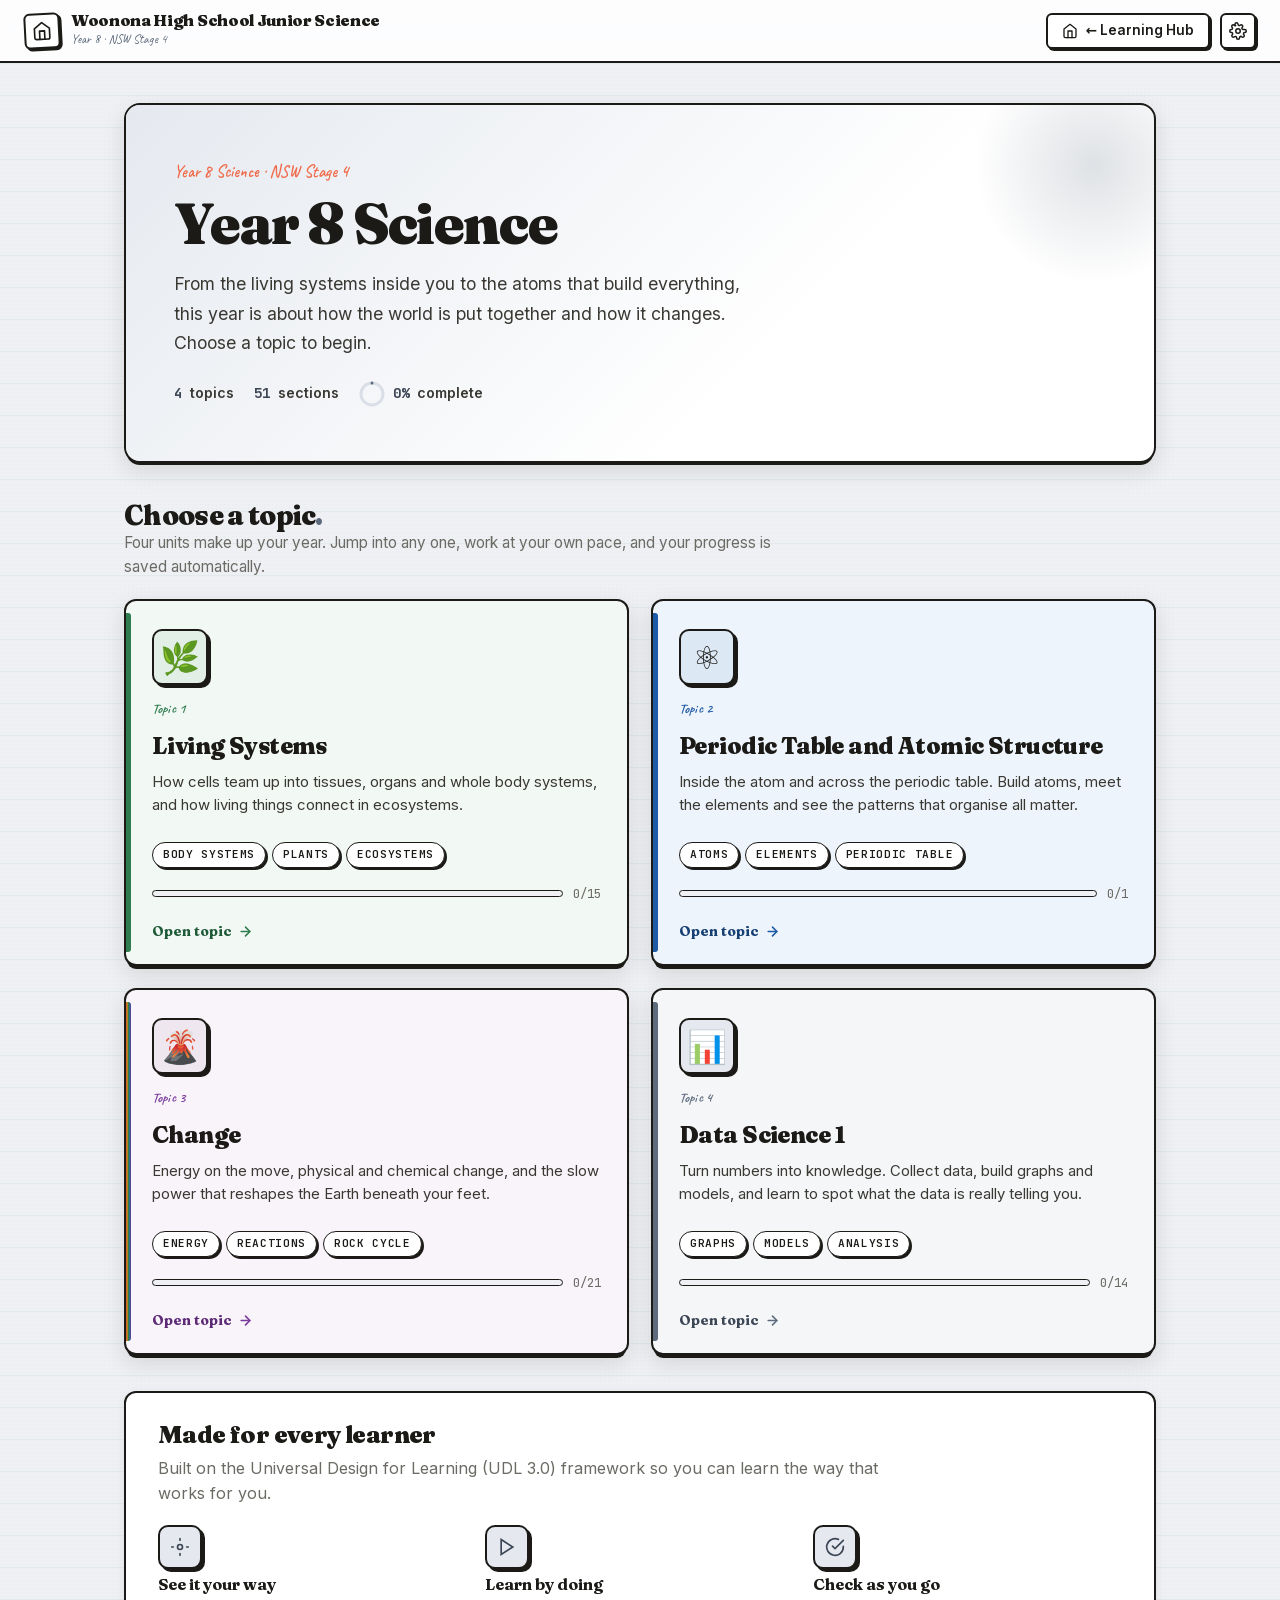
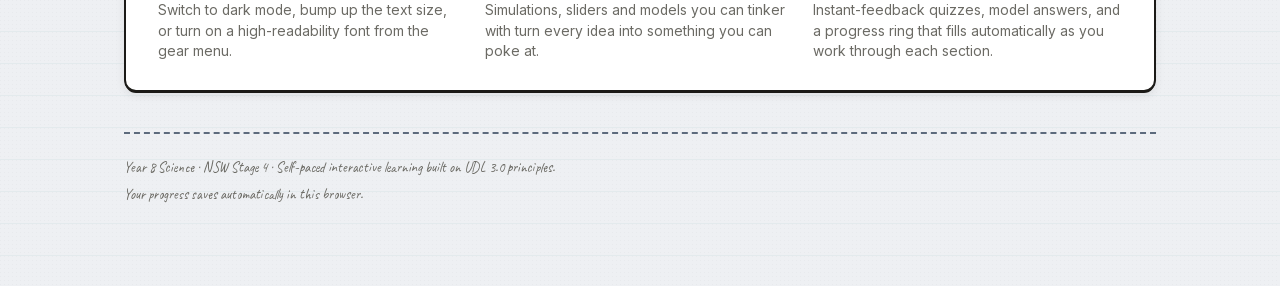
<file: index.html>
<!doctype html>
<html lang="en-AU" data-theme="light" data-size="md" data-dyslexic="false">
<head>
  <meta charset="utf-8"/>
  <meta name="viewport" content="width=device-width, initial-scale=1"/>
  <link rel="icon" href="https://irvincisneros-png.github.io/assets/favicon.svg" type="image/svg+xml"/>
  <title>Year 8 Science · NSW Stage 4</title>
  <meta name="description" content="Interactive Year 8 Science: Living Systems, Periodic Table and Atomic Structure, Change, and Data Science."/>
  <link rel="stylesheet" href="shared/kit.css"/>
  <link rel="stylesheet" href="shared/hub.css"/>
</head>
<body>
  <div id="root">
  <div id="__loading" style="position:fixed;inset:0;z-index:9000;display:flex;align-items:center;justify-content:center;flex-direction:column;gap:14px;background:#f7f1e3;color:#6b6a64;font-family:-apple-system,BlinkMacSystemFont,'Segoe UI',sans-serif;">
    <div class="__spin" style="width:34px;height:34px;border:3px solid #e3d9bf;border-top-color:#0f766e;border-radius:50%;animation:jsspin .8s linear infinite;"></div>
    <div style="font-size:15px;">Getting your science ready…</div>
    <style>@keyframes jsspin{to{transform:rotate(360deg)}}@media (prefers-reduced-motion:reduce){.__spin{animation:none!important}}</style>
  </div>
  </div>
  <script src="shared/vendor/react.production.min.js"></script>
  <script src="shared/vendor/react-dom.production.min.js"></script>
  <script src="shared/kit.js"></script>
  <script src="shared/hub.js"></script>
  <script>
    mountYearHub({
      year: 8, stage: 4, accent: "violet",
      schoolTitle: "Woonona High School Junior Science", syllabus: "NSW Stage 4",
      title: "Year 8 Science",
      lede: "From the living systems inside you to the atoms that build everything, this year is about how the world is put together and how it changes. Choose a topic to begin.",
      topics: [
        { n: 1, kicker: "Topic 1", emoji: "🌿", title: "Living Systems", accent: "emerald",
          blurb: "How cells team up into tissues, organs and whole body systems, and how living things connect in ecosystems.",
          tags: ["Body systems", "Plants", "Ecosystems"], href: "living-systems/", branch: "biology",
          storageKey: "y8.livingsystems", points: ["5.1.1","5.1.2","5.1.3","5.1.4","5.1.5","5.1.6","5.2.1","5.2.2","5.3.1","5.3.2","5.3.3","5.3.4","5.3.5","5.3.6","5.4.1"] },
        { n: 2, kicker: "Topic 2", emoji: "⚛️", title: "Periodic Table and Atomic Structure", accent: "orange",
          blurb: "Inside the atom and across the periodic table. Build atoms, meet the elements and see the patterns that organise all matter.",
          tags: ["Atoms", "Elements", "Periodic table"], href: "periodic-table/", branch: "chemistry",
          storageKey: "y8.periodictable", points: ["done"] },
        { n: 3, kicker: "Topic 3", emoji: "🌋", title: "Change", accent: "amber",
          blurb: "Energy on the move, physical and chemical change, and the slow power that reshapes the Earth beneath your feet.",
          tags: ["Energy", "Reactions", "Rock cycle"], href: "change/", branch: "change",
          storageKey: "y8.change", points: ["7.1.1","7.1.2","7.1.3","7.1.4","7.1.5","7.1.6","7.1.7","7.2.1","7.2.2","7.2.3","7.2.4","7.3.1","7.3.2","7.3.3","7.3.4","7.3.5","7.3.6","7.3.7","7.3.8","7.3.9","7.4.1"] },
        { n: 4, kicker: "Topic 4", emoji: "📊", title: "Data Science 1", accent: "teal",
          blurb: "Turn numbers into knowledge. Collect data, build graphs and models, and learn to spot what the data is really telling you.",
          tags: ["Graphs", "Models", "Analysis"], href: "data-science/", branch: "general",
          storageKey: "y8.datascience", points: ["8.1.1","8.1.2","8.1.3","8.2.1","8.2.2","8.2.3","8.2.4","8.3.1","8.3.2","8.4.1","8.4.2","8.4.3","8.4.4","8.5.1"] },
      ],
    });
  </script>
  <noscript>
    <div style="position:fixed;inset:0;z-index:99998;display:flex;align-items:center;justify-content:center;text-align:center;padding:24px;background:#f7f1e3;color:#1b1a17;font-family:-apple-system,BlinkMacSystemFont,'Segoe UI',sans-serif;">
      This page needs JavaScript turned on to work. Please enable JavaScript in your browser settings and reload.
    </div>
  </noscript>
  <div id="__loadfail" style="display:none;position:fixed;inset:0;z-index:99999;align-items:center;justify-content:center;flex-direction:column;gap:10px;text-align:center;padding:24px;background:#f7f1e3;color:#1b1a17;font-family:-apple-system,BlinkMacSystemFont,'Segoe UI',sans-serif;">
    <div style="font-size:34px;">🔌</div>
    <div style="font-size:18px;font-weight:700;">This page didn't finish loading</div>
    <div style="max-width:430px;font-size:14px;color:#6b6a64;">Check your internet connection and refresh. If you're on the school network and it still won't load, let your teacher know.</div>
    <button onclick="location.reload()" style="margin-top:6px;padding:10px 18px;border-radius:999px;border:1.5px solid #1b1a17;background:#0f766e;color:#fff;font-weight:600;font-size:14px;cursor:pointer;">Refresh</button>
  </div>
  <script>
    /* If nothing has rendered into the app root after 12s (e.g. a script was
       blocked or failed to download), show a friendly failure message instead
       of a blank white screen. */
    (function(){
      setTimeout(function(){
        if(document.getElementById('__loading') && !window.__mounted){
          var f=document.getElementById('__loadfail'); if(f) f.style.display='flex';
        }
      },12000);
    })();
  </script>
</body>
</html>
</file>
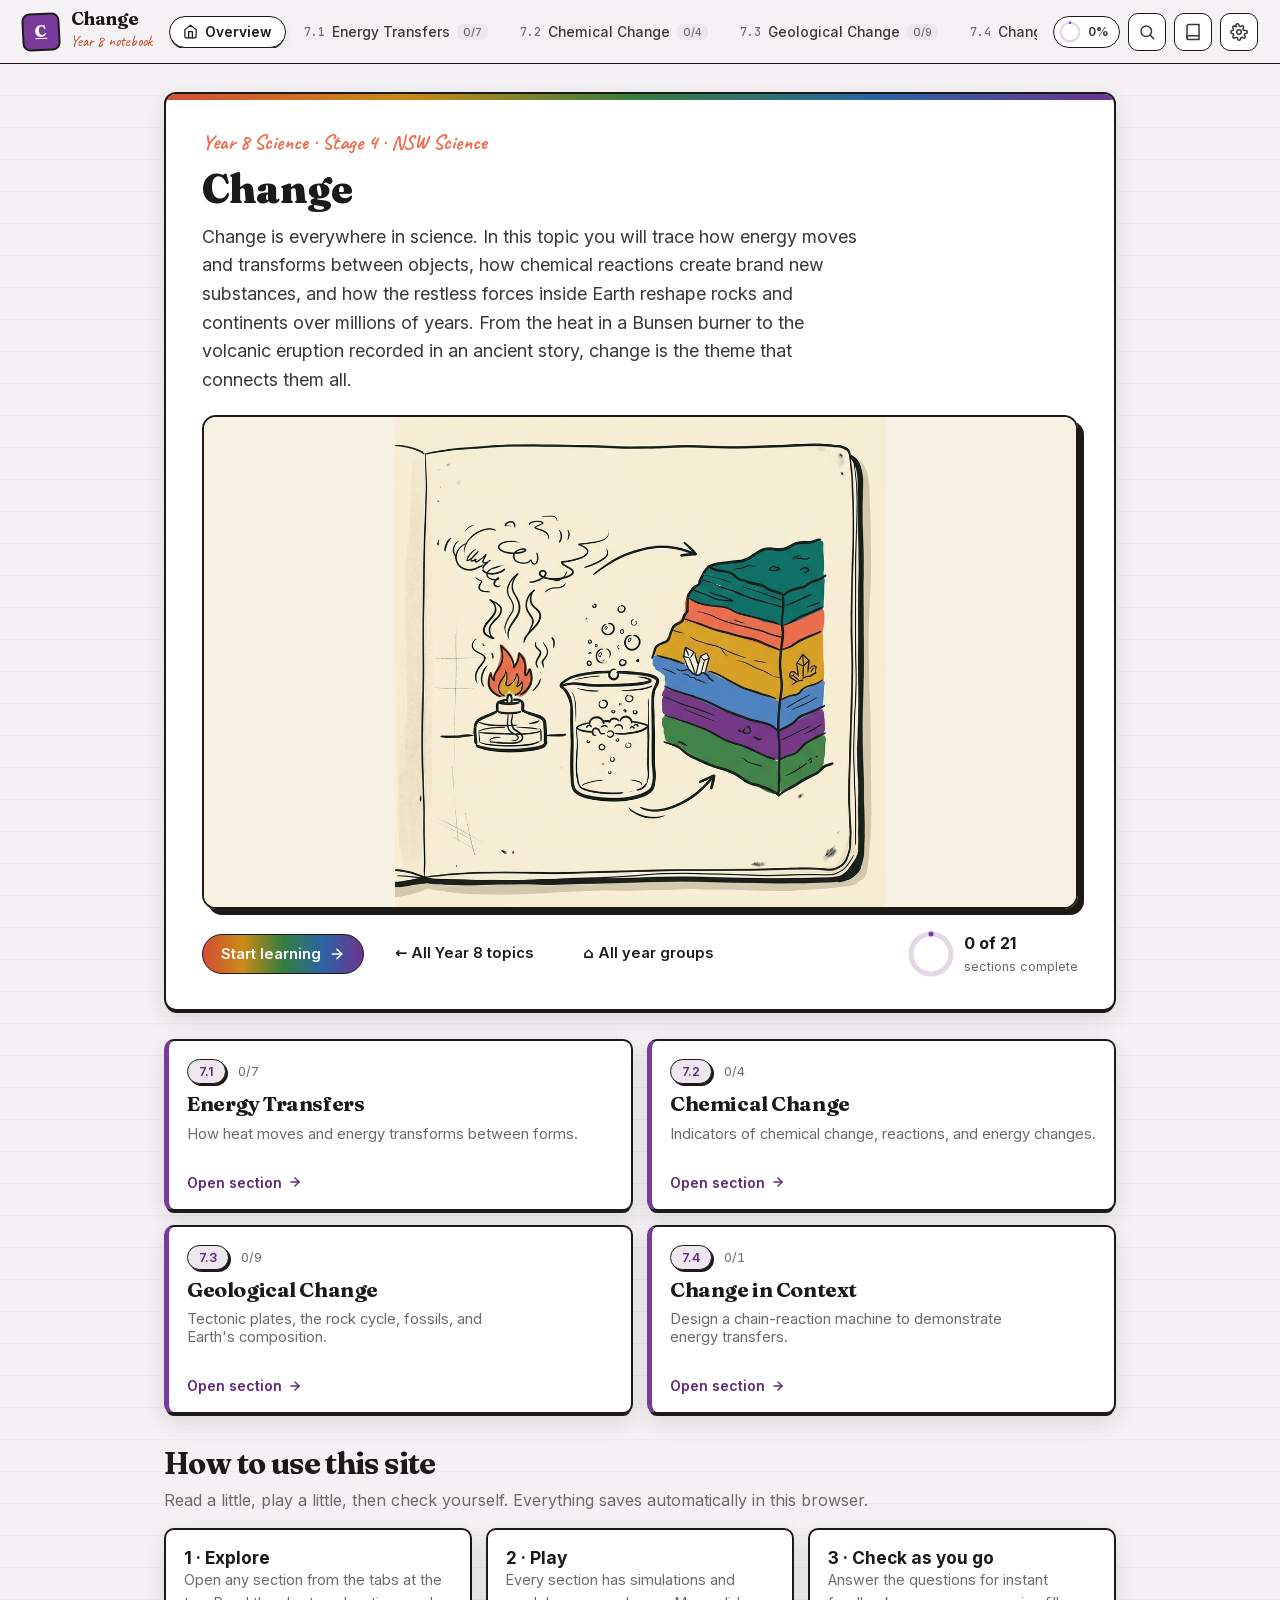
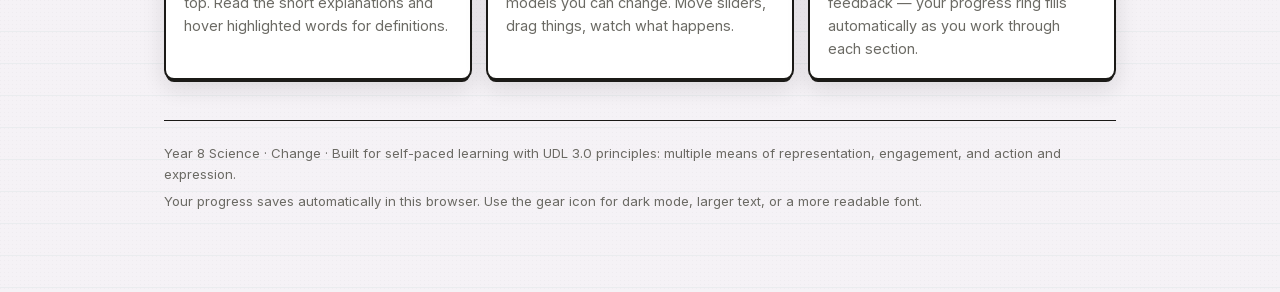
<file: change/index.html>
<!doctype html>
<html lang="en-AU" data-theme="light" data-size="md" data-dyslexic="false">
<head>
  <meta charset="utf-8"/>
  <meta name="viewport" content="width=device-width, initial-scale=1"/>
  <link rel="icon" href="https://irvincisneros-png.github.io/assets/favicon.svg" type="image/svg+xml"/>
  <title>Change · Year 8 Science</title>
  <meta name="description" content="Energy transfers, chemical change, the rock cycle and Earth&apos;s changing surface."/>
  <link rel="stylesheet" href="../shared/kit.css"/>
</head>
<body>
  <div id="root">
  <div id="__loading" style="position:fixed;inset:0;z-index:9000;display:flex;align-items:center;justify-content:center;flex-direction:column;gap:14px;background:#f7f1e3;color:#6b6a64;font-family:-apple-system,BlinkMacSystemFont,'Segoe UI',sans-serif;">
    <div class="__spin" style="width:34px;height:34px;border:3px solid #e3d9bf;border-top-color:#0f766e;border-radius:50%;animation:jsspin .8s linear infinite;"></div>
    <div style="font-size:15px;">Getting your science ready…</div>
    <style>@keyframes jsspin{to{transform:rotate(360deg)}}@media (prefers-reduced-motion:reduce){.__spin{animation:none!important}}</style>
  </div>
  </div>
  <script src="../shared/vendor/react.production.min.js"></script>
  <script src="../shared/vendor/react-dom.production.min.js"></script>
  <script src="../shared/kit.js"></script>
  <script src="content.js"></script>
  <noscript>
    <div style="position:fixed;inset:0;z-index:99998;display:flex;align-items:center;justify-content:center;text-align:center;padding:24px;background:#f7f1e3;color:#1b1a17;font-family:-apple-system,BlinkMacSystemFont,'Segoe UI',sans-serif;">
      This page needs JavaScript turned on to work. Please enable JavaScript in your browser settings and reload.
    </div>
  </noscript>
  <div id="__loadfail" style="display:none;position:fixed;inset:0;z-index:99999;align-items:center;justify-content:center;flex-direction:column;gap:10px;text-align:center;padding:24px;background:#f7f1e3;color:#1b1a17;font-family:-apple-system,BlinkMacSystemFont,'Segoe UI',sans-serif;">
    <div style="font-size:34px;">🔌</div>
    <div style="font-size:18px;font-weight:700;">This page didn't finish loading</div>
    <div style="max-width:430px;font-size:14px;color:#6b6a64;">Check your internet connection and refresh. If you're on the school network and it still won't load, let your teacher know.</div>
    <button onclick="location.reload()" style="margin-top:6px;padding:10px 18px;border-radius:999px;border:1.5px solid #1b1a17;background:#0f766e;color:#fff;font-weight:600;font-size:14px;cursor:pointer;">Refresh</button>
  </div>
  <script>
    /* If nothing has rendered into the app root after 12s (e.g. a script was
       blocked or failed to download), show a friendly failure message instead
       of a blank white screen. */
    (function(){
      setTimeout(function(){
        if(document.getElementById('__loading') && !window.__mounted){
          var f=document.getElementById('__loadfail'); if(f) f.style.display='flex';
        }
      },30000);
    })();
  </script>
</body>
</html>
</file>
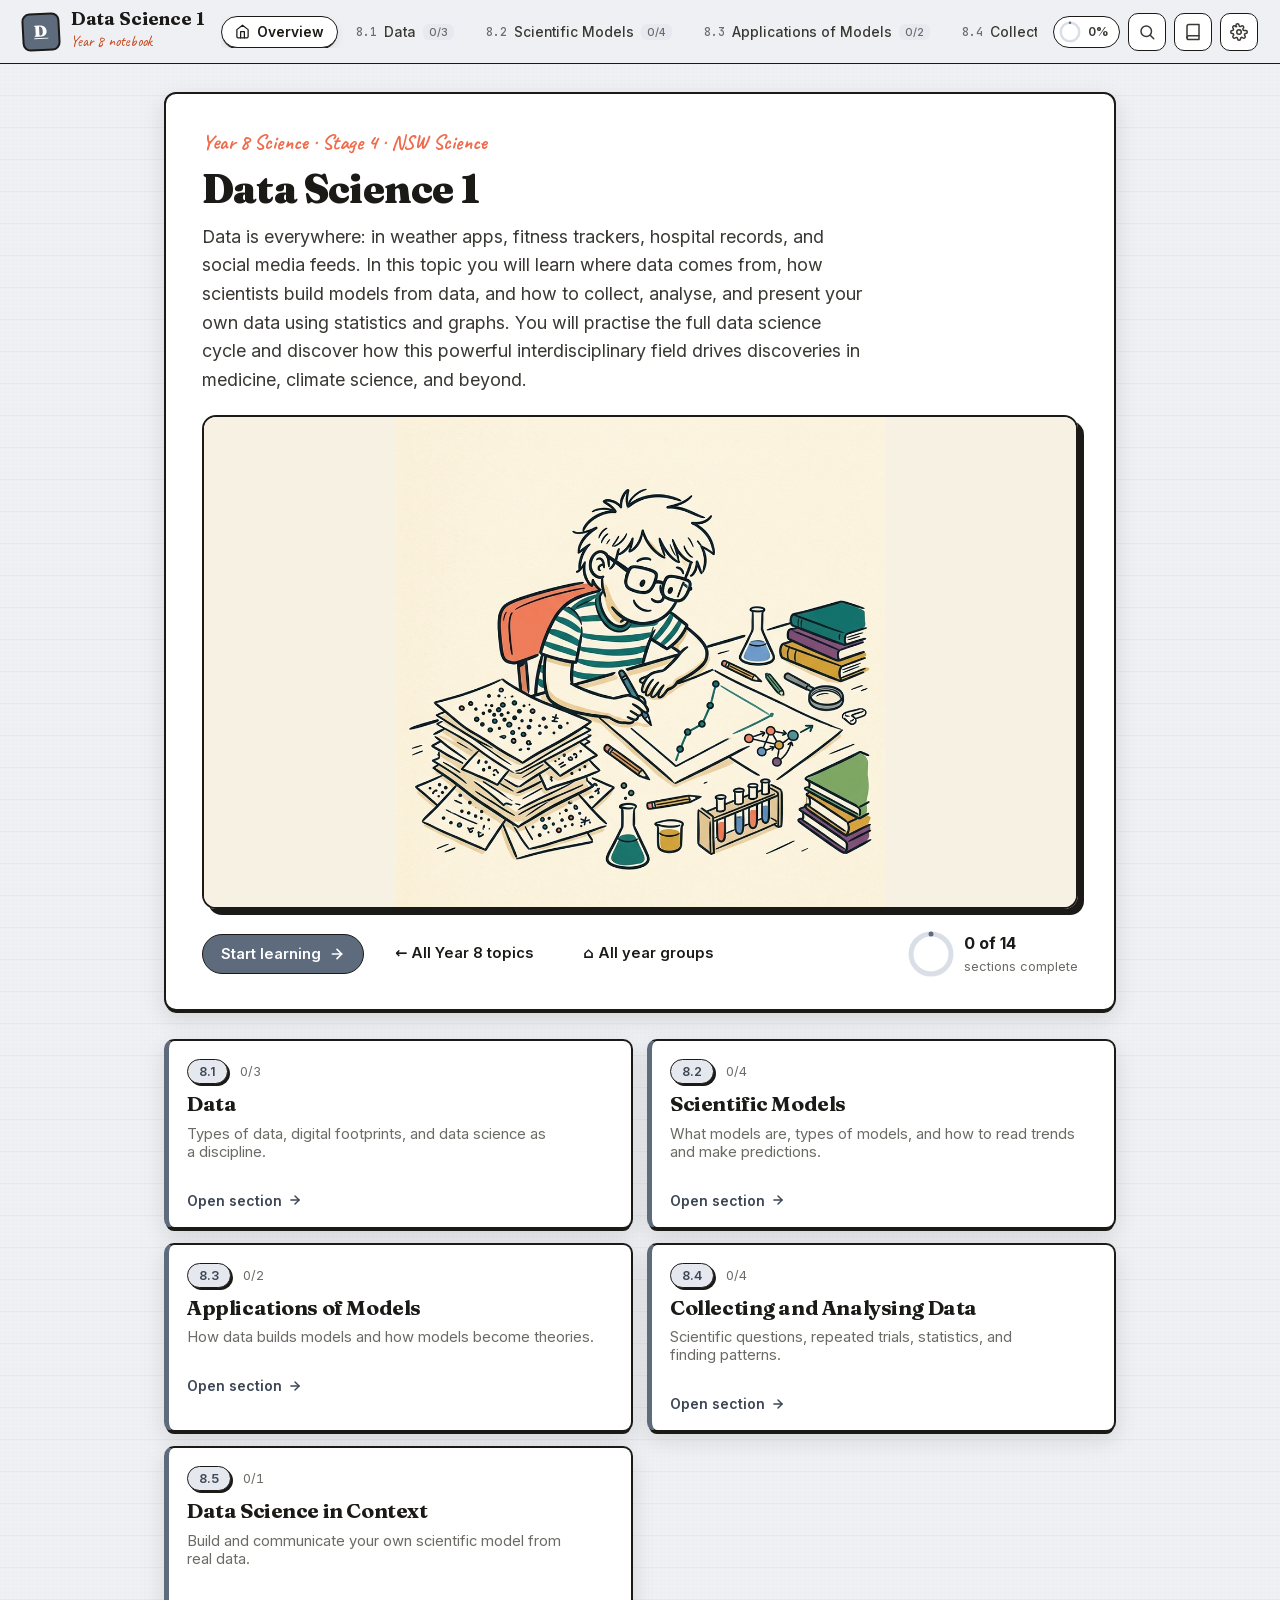
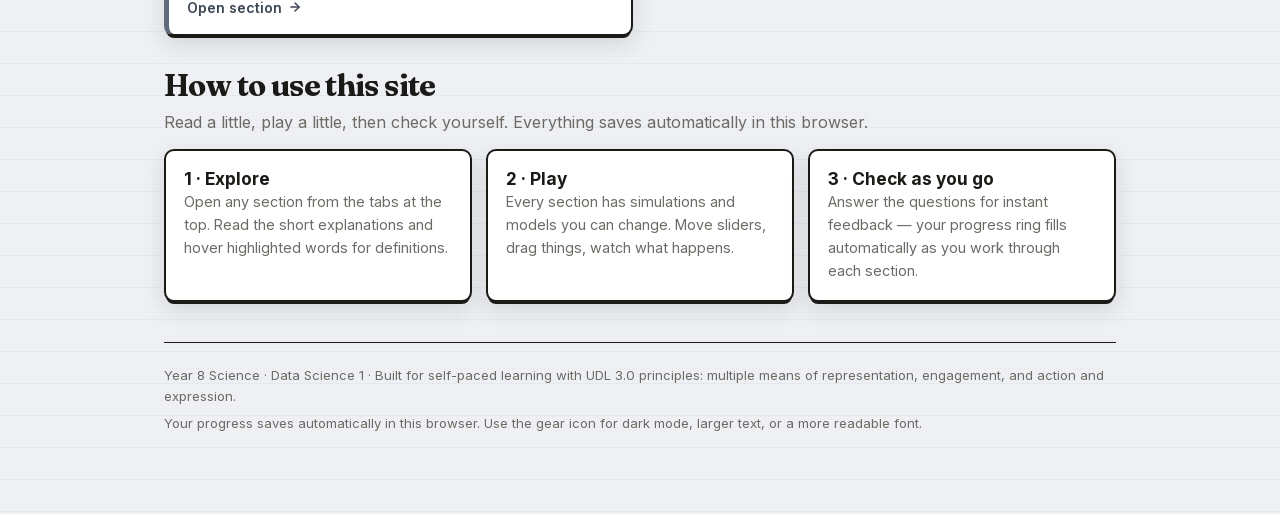
<file: data-science/index.html>
<!doctype html>
<html lang="en-AU" data-theme="light" data-size="md" data-dyslexic="false">
<head>
  <meta charset="utf-8"/>
  <meta name="viewport" content="width=device-width, initial-scale=1"/>
  <link rel="icon" href="https://irvincisneros-png.github.io/assets/favicon.svg" type="image/svg+xml"/>
  <title>Data Science 1 · Year 8 Science</title>
  <meta name="description" content="Collecting, displaying and making sense of data."/>
  <link rel="stylesheet" href="../shared/kit.css"/>
</head>
<body>
  <div id="root">
  <div id="__loading" style="position:fixed;inset:0;z-index:9000;display:flex;align-items:center;justify-content:center;flex-direction:column;gap:14px;background:#f7f1e3;color:#6b6a64;font-family:-apple-system,BlinkMacSystemFont,'Segoe UI',sans-serif;">
    <div class="__spin" style="width:34px;height:34px;border:3px solid #e3d9bf;border-top-color:#0f766e;border-radius:50%;animation:jsspin .8s linear infinite;"></div>
    <div style="font-size:15px;">Getting your science ready…</div>
    <style>@keyframes jsspin{to{transform:rotate(360deg)}}@media (prefers-reduced-motion:reduce){.__spin{animation:none!important}}</style>
  </div>
  </div>
  <script src="../shared/vendor/react.production.min.js"></script>
  <script src="../shared/vendor/react-dom.production.min.js"></script>
  <script src="../shared/kit.js"></script>
  <script src="content.js"></script>
  <noscript>
    <div style="position:fixed;inset:0;z-index:99998;display:flex;align-items:center;justify-content:center;text-align:center;padding:24px;background:#f7f1e3;color:#1b1a17;font-family:-apple-system,BlinkMacSystemFont,'Segoe UI',sans-serif;">
      This page needs JavaScript turned on to work. Please enable JavaScript in your browser settings and reload.
    </div>
  </noscript>
  <div id="__loadfail" style="display:none;position:fixed;inset:0;z-index:99999;align-items:center;justify-content:center;flex-direction:column;gap:10px;text-align:center;padding:24px;background:#f7f1e3;color:#1b1a17;font-family:-apple-system,BlinkMacSystemFont,'Segoe UI',sans-serif;">
    <div style="font-size:34px;">🔌</div>
    <div style="font-size:18px;font-weight:700;">This page didn't finish loading</div>
    <div style="max-width:430px;font-size:14px;color:#6b6a64;">Check your internet connection and refresh. If you're on the school network and it still won't load, let your teacher know.</div>
    <button onclick="location.reload()" style="margin-top:6px;padding:10px 18px;border-radius:999px;border:1.5px solid #1b1a17;background:#0f766e;color:#fff;font-weight:600;font-size:14px;cursor:pointer;">Refresh</button>
  </div>
  <script>
    /* If nothing has rendered into the app root after 12s (e.g. a script was
       blocked or failed to download), show a friendly failure message instead
       of a blank white screen. */
    (function(){
      setTimeout(function(){
        if(document.getElementById('__loading') && !window.__mounted){
          var f=document.getElementById('__loadfail'); if(f) f.style.display='flex';
        }
      },30000);
    })();
  </script>
</body>
</html>
</file>
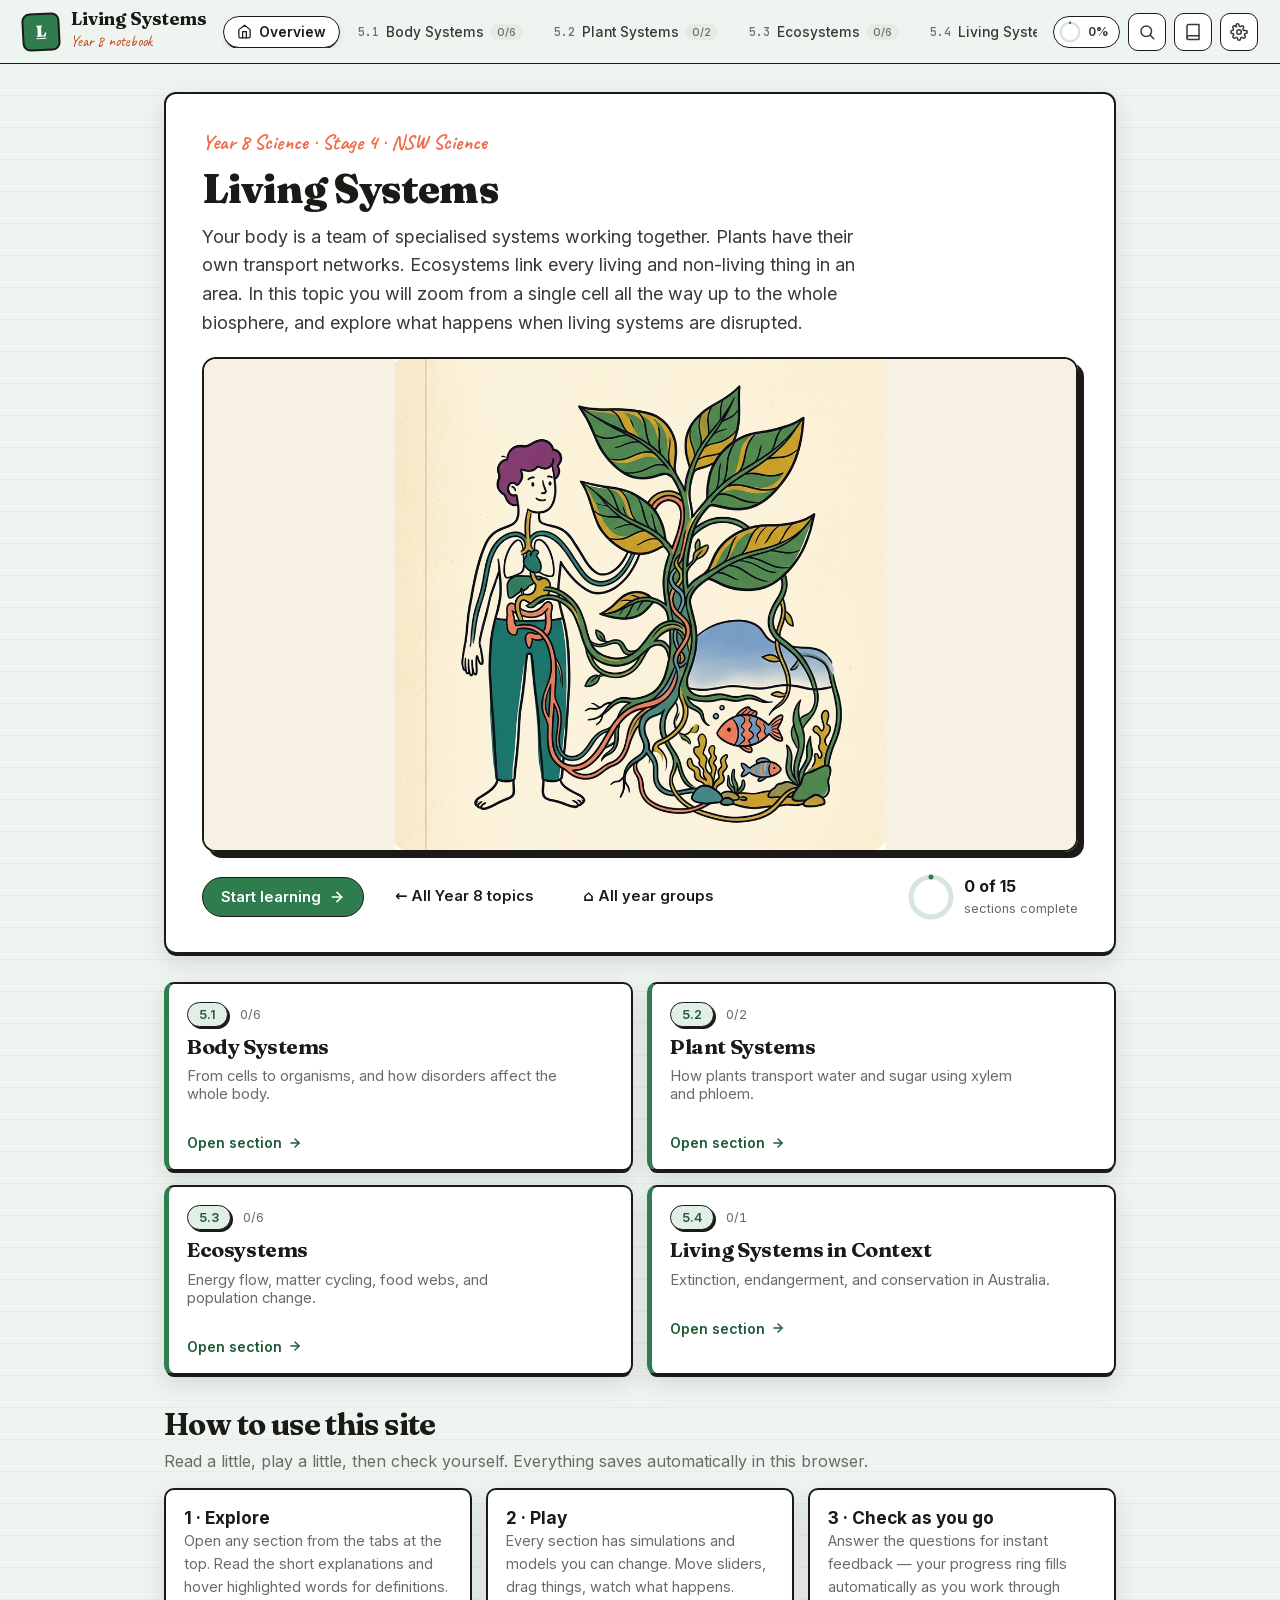
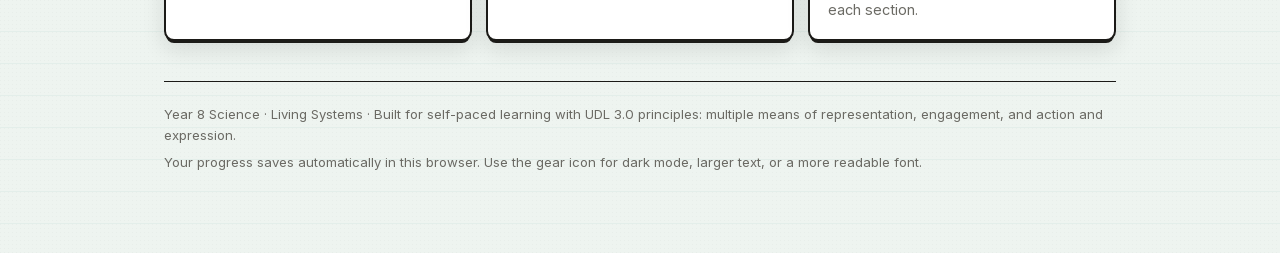
<file: living-systems/index.html>
<!doctype html>
<html lang="en-AU" data-theme="light" data-size="md" data-dyslexic="false">
<head>
  <meta charset="utf-8"/>
  <meta name="viewport" content="width=device-width, initial-scale=1"/>
  <link rel="icon" href="https://irvincisneros-png.github.io/assets/favicon.svg" type="image/svg+xml"/>
  <title>Living Systems · Year 8 Science</title>
  <meta name="description" content="How cells, tissues and organs keep you alive."/>
  <link rel="stylesheet" href="../shared/kit.css"/>
</head>
<body>
  <div id="root">
  <div id="__loading" style="position:fixed;inset:0;z-index:9000;display:flex;align-items:center;justify-content:center;flex-direction:column;gap:14px;background:#f7f1e3;color:#6b6a64;font-family:-apple-system,BlinkMacSystemFont,'Segoe UI',sans-serif;">
    <div class="__spin" style="width:34px;height:34px;border:3px solid #e3d9bf;border-top-color:#0f766e;border-radius:50%;animation:jsspin .8s linear infinite;"></div>
    <div style="font-size:15px;">Getting your science ready…</div>
    <style>@keyframes jsspin{to{transform:rotate(360deg)}}@media (prefers-reduced-motion:reduce){.__spin{animation:none!important}}</style>
  </div>
  </div>
  <script src="../shared/vendor/react.production.min.js"></script>
  <script src="../shared/vendor/react-dom.production.min.js"></script>
  <script src="../shared/kit.js"></script>
  <script src="content.js"></script>
  <noscript>
    <div style="position:fixed;inset:0;z-index:99998;display:flex;align-items:center;justify-content:center;text-align:center;padding:24px;background:#f7f1e3;color:#1b1a17;font-family:-apple-system,BlinkMacSystemFont,'Segoe UI',sans-serif;">
      This page needs JavaScript turned on to work. Please enable JavaScript in your browser settings and reload.
    </div>
  </noscript>
  <div id="__loadfail" style="display:none;position:fixed;inset:0;z-index:99999;align-items:center;justify-content:center;flex-direction:column;gap:10px;text-align:center;padding:24px;background:#f7f1e3;color:#1b1a17;font-family:-apple-system,BlinkMacSystemFont,'Segoe UI',sans-serif;">
    <div style="font-size:34px;">🔌</div>
    <div style="font-size:18px;font-weight:700;">This page didn't finish loading</div>
    <div style="max-width:430px;font-size:14px;color:#6b6a64;">Check your internet connection and refresh. If you're on the school network and it still won't load, let your teacher know.</div>
    <button onclick="location.reload()" style="margin-top:6px;padding:10px 18px;border-radius:999px;border:1.5px solid #1b1a17;background:#0f766e;color:#fff;font-weight:600;font-size:14px;cursor:pointer;">Refresh</button>
  </div>
  <script>
    /* If nothing has rendered into the app root after 12s (e.g. a script was
       blocked or failed to download), show a friendly failure message instead
       of a blank white screen. */
    (function(){
      setTimeout(function(){
        if(document.getElementById('__loading') && !window.__mounted){
          var f=document.getElementById('__loadfail'); if(f) f.style.display='flex';
        }
      },30000);
    })();
  </script>
</body>
</html>
</file>
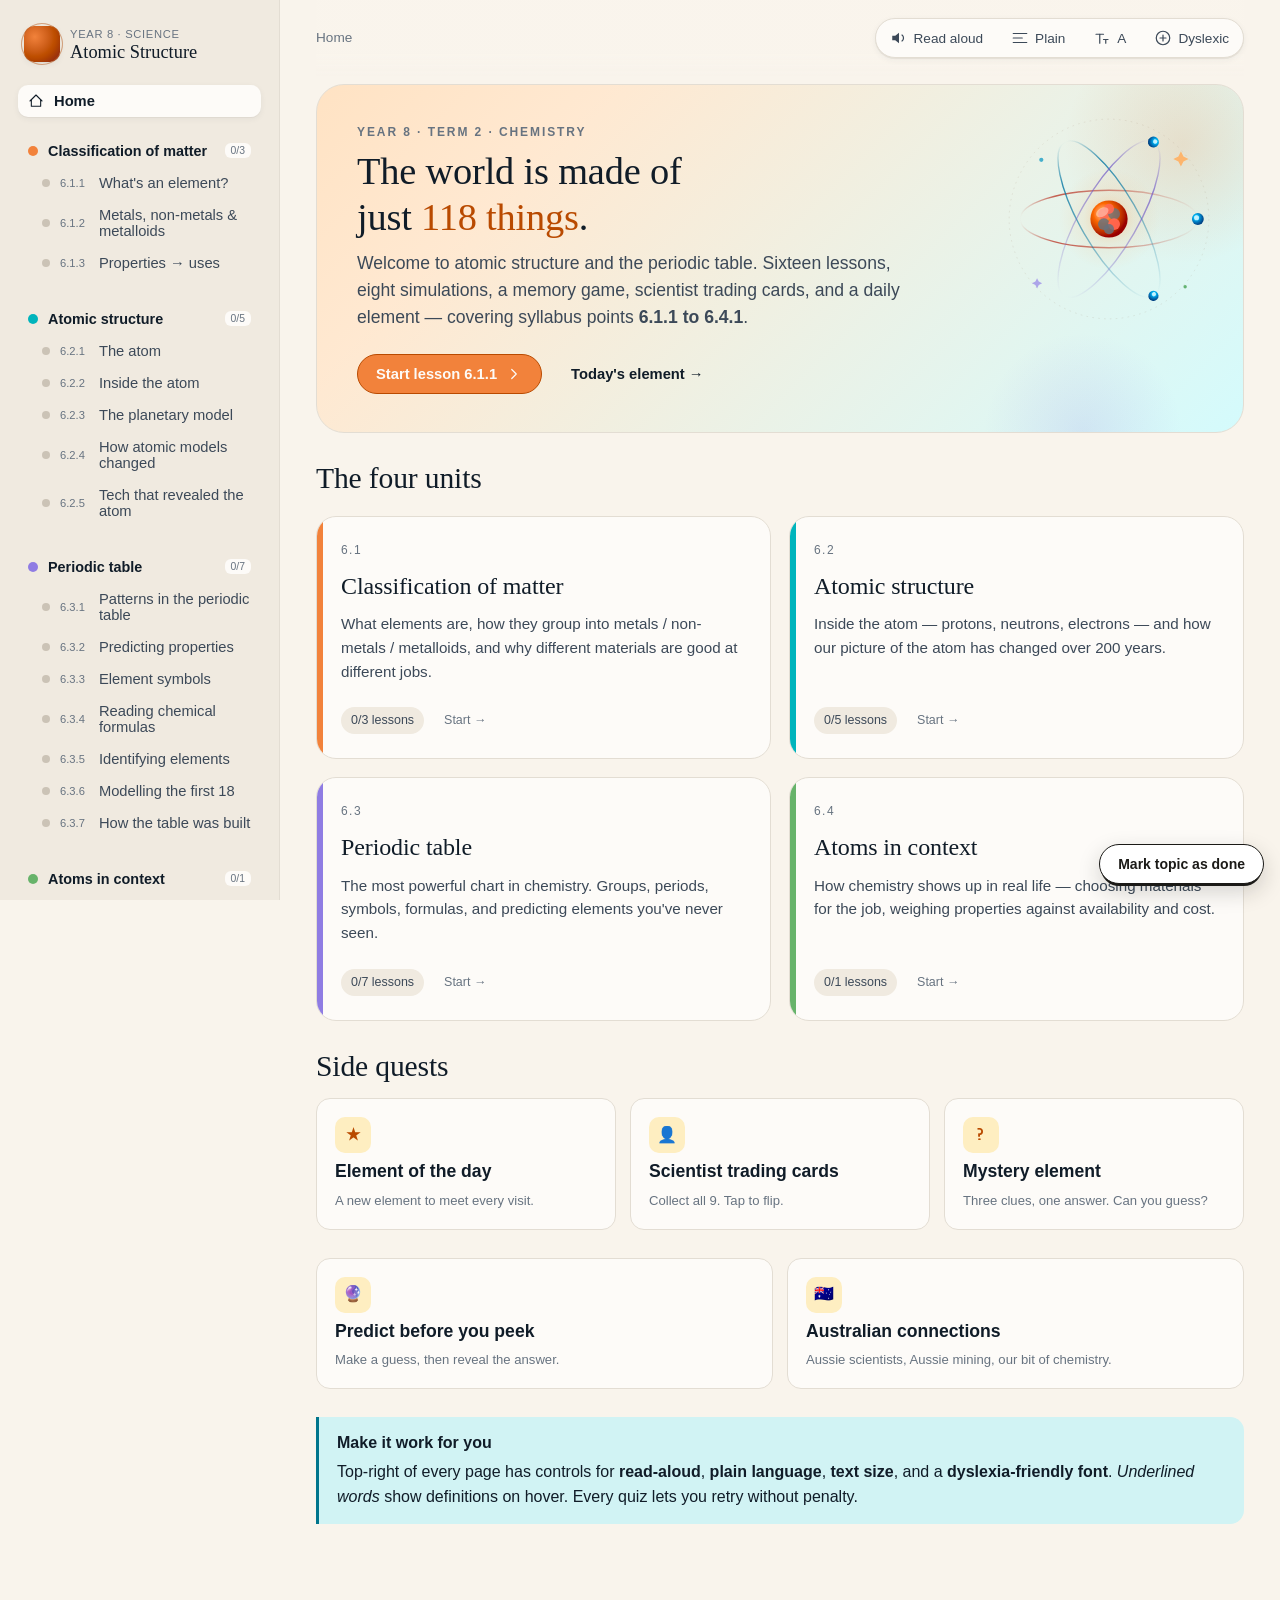
<file: periodic-table/index.html>
<!doctype html>
<html lang="en-AU">
<head>
  <meta charset="utf-8" />
  <meta name="viewport" content="width=device-width, initial-scale=1" />
  <link rel="icon" href="https://irvincisneros-png.github.io/assets/favicon.svg" type="image/svg+xml"/>
  <title>Year 8 — Atomic Structure & Periodic Table</title>

  <!-- Fonts -->
  <link rel="stylesheet" href="../shared/fonts/fonts.css">

  <link rel="stylesheet" href="styles.css" />
</head>
<body>
  <div id="app-root">
  <div id="__loading" style="position:fixed;inset:0;z-index:9000;display:flex;align-items:center;justify-content:center;flex-direction:column;gap:14px;background:#f7f1e3;color:#6b6a64;font-family:-apple-system,BlinkMacSystemFont,'Segoe UI',sans-serif;">
    <div class="__spin" style="width:34px;height:34px;border:3px solid #e3d9bf;border-top-color:#0f766e;border-radius:50%;animation:jsspin .8s linear infinite;"></div>
    <div style="font-size:15px;">Getting your science ready…</div>
    <style>@keyframes jsspin{to{transform:rotate(360deg)}}@media (prefers-reduced-motion:reduce){.__spin{animation:none!important}}</style>
  </div>
  </div>

  <!-- React + Babel -->
  <script src="../shared/vendor/react.production.min.js"></script>
  <script src="../shared/vendor/react-dom.production.min.js"></script>

  <!-- Data first (plain JS), then babel-compiled component scripts in order -->
  <script src="data.js"></script>

  <script src="ui.js"></script>
  <script src="banners.js"></script>
  <script src="periodic.js"></script>
  <script src="lessons-61.js"></script>
  <script src="lessons-62.js"></script>
  <script src="lessons-63.js"></script>
  <script src="lessons-64.js"></script>
  <script src="sidequests.js"></script>
  <script src="app.js"></script>
  <noscript>
    <div style="position:fixed;inset:0;z-index:99998;display:flex;align-items:center;justify-content:center;text-align:center;padding:24px;background:#f7f1e3;color:#1b1a17;font-family:-apple-system,BlinkMacSystemFont,'Segoe UI',sans-serif;">
      This page needs JavaScript turned on to work. Please enable JavaScript in your browser settings and reload.
    </div>
  </noscript>
  <div id="__loadfail" style="display:none;position:fixed;inset:0;z-index:99999;align-items:center;justify-content:center;flex-direction:column;gap:10px;text-align:center;padding:24px;background:#f7f1e3;color:#1b1a17;font-family:-apple-system,BlinkMacSystemFont,'Segoe UI',sans-serif;">
    <div style="font-size:34px;">🔌</div>
    <div style="font-size:18px;font-weight:700;">This page didn't finish loading</div>
    <div style="max-width:430px;font-size:14px;color:#6b6a64;">Check your internet connection and refresh. If you're on the school network and it still won't load, let your teacher know.</div>
    <button onclick="location.reload()" style="margin-top:6px;padding:10px 18px;border-radius:999px;border:1.5px solid #1b1a17;background:#0f766e;color:#fff;font-weight:600;font-size:14px;cursor:pointer;">Refresh</button>
  </div>
  <script>
    /* If nothing has rendered into the app root after 12s (e.g. a script was
       blocked or failed to download), show a friendly failure message instead
       of a blank white screen. */
    (function(){
      setTimeout(function(){
        if(document.getElementById('__loading') && !window.__mounted){
          var f=document.getElementById('__loadfail'); if(f) f.style.display='flex';
        }
      },30000);
    })();
  </script>
  <script>window.__MARKDONE_KEY="y8.periodictable";</script>
  <script src="../shared/markdone.js"></script>
</body>
</html>
</file>
<file: shared/kit.css>
/* ============================================================
   Junior Science -- Shared Topic Framework
   Design system + components for all topic apps
   Playful lab notebook aesthetic: Fraunces/Inter/Caveat,
   paper textures, sketch cards, hard offset shadows.
   UDL 3.0: themeable, resizable, dyslexia-friendly, dark mode.
   ============================================================ */

:root {
  /* Surfaces (neutral by default; tinted per science branch via [data-branch]) */
  --bg:            #eef0f3;
  --bg-2:          #e6e9ef;
  --paper:         #ffffff;
  --card:          #ffffff;
  --border:        #dadfe7;
  --border-strong: #1b1a17;

  /* Ink */
  --ink:           #1b1a17;
  --ink-2:         #3a3833;
  --ink-muted:     #6b6a64;

  /* Named palette -- mapped to notebook accent families
     orange  -> coral family
     amber   -> mustard family
     teal    -> teal family
     blue    -> sky family
     purple  -> plum family
     violet  -> plum (deep/shifted)
     green   -> green family
     emerald -> green (shifted)
     pink    -> coral (light)
     red     -> warn family
     cyan    -> teal (lighter)
     lime    -> green (lighter)
     slate   -> ink/muted family */
  --orange:       #ef6b4b;  --orange-deep:  #c4471c;  --orange-soft:  #fce0d8;
  --amber:        #d99e1e;  --amber-deep:   #a8780f;  --amber-soft:   #f7ecd0;
  --teal:         #0f766e;  --teal-deep:    #0a574f;  --teal-soft:    #d9ebe8;
  --blue:         #4b7bc9;  --blue-deep:    #34589c;  --blue-soft:    #e0e8f5;
  --purple:       #7a3a9b;  --purple-deep:  #5d2a78;  --purple-soft:  #ece0f2;
  --violet:       #7a3a9b;  --violet-deep:  #5d2a78;  --violet-soft:  #ece0f2;
  --green:        #3f8a4a;  --green-deep:   #2e6837;  --green-soft:   #e0efe2;
  --emerald:      #3f8a4a;  --emerald-deep: #2e6837;  --emerald-soft: #e0efe2;
  --pink:         #ef6b4b;  --pink-deep:    #c4471c;  --pink-soft:    #fce0d8;
  --red:          #c4471c;  --red-deep:     #943310;  --red-soft:     #fce0d8;
  --cyan:         #0f766e;  --cyan-deep:    #0a574f;  --cyan-soft:    #d9ebe8;
  --lime:         #3f8a4a;  --lime-deep:    #2e6837;  --lime-soft:    #e0efe2;
  --slate:        #6b6a64;  --slate-deep:   #3a3833;  --slate-soft:   #ede4cc;

  /* Topic accent -- overridden per app via [data-accent] */
  --accent:      var(--blue);
  --accent-deep: var(--blue-deep);
  --accent-soft: var(--blue-soft);
  /* --accent-mid / --surface: referenced by content.jsx SVG interactives.
     --accent-mid is re-declared in every accent preset below so it tracks the
     active accent; this :root entry is the default fallback. */
  --accent-mid:  color-mix(in srgb, var(--accent) 55%, var(--accent-soft));
  --surface:     var(--card);

  /* Typography */
  --font-display: 'Fraunces', Georgia, serif;
  --font-body:    'Inter', system-ui, sans-serif;
  --font-hand:    'Caveat', cursive;
  --font-mono:    'JetBrains Mono', 'SF Mono', Menlo, monospace;
  --text-scale: 1;

  /* Radii */
  --r-sm: 6px; --r: 10px; --r-lg: 12px; --r-xl: 16px;

  /* Shadows -- hard offset notebook style */
  --shadow-1: 0 2px 0 -1px #1b1a17, 0 3px 10px rgba(27,26,23,0.08);
  --shadow-2: 0 4px 0 -2px #1b1a17, 0 8px 22px rgba(27,26,23,0.12);
  --shadow-3: 0 12px 0 -6px #1b1a17, 0 24px 60px rgba(0,0,0,0.30);
}

/* ---- Per-topic accent presets ---- */
[data-accent="orange"]  { --accent: var(--orange);  --accent-deep: var(--orange-deep);  --accent-soft: var(--orange-soft); }
[data-accent="amber"]   { --accent: var(--amber);   --accent-deep: var(--amber-deep);   --accent-soft: var(--amber-soft); }
[data-accent="teal"]    { --accent: var(--teal);    --accent-deep: var(--teal-deep);    --accent-soft: var(--teal-soft); }
[data-accent="blue"]    { --accent: var(--blue);    --accent-deep: var(--blue-deep);    --accent-soft: var(--blue-soft); }
[data-accent="purple"]  { --accent: var(--purple);  --accent-deep: var(--purple-deep);  --accent-soft: var(--purple-soft); }
[data-accent="violet"]  { --accent: var(--violet);  --accent-deep: var(--violet-deep);  --accent-soft: var(--violet-soft); }
[data-accent="green"]   { --accent: var(--green);   --accent-deep: var(--green-deep);   --accent-soft: var(--green-soft); }
[data-accent="emerald"] { --accent: var(--emerald); --accent-deep: var(--emerald-deep); --accent-soft: var(--emerald-soft); }
[data-accent="pink"]    { --accent: var(--pink);    --accent-deep: var(--pink-deep);    --accent-soft: var(--pink-soft); }
[data-accent="red"]     { --accent: var(--red);     --accent-deep: var(--red-deep);     --accent-soft: var(--red-soft); }
[data-accent="cyan"]    { --accent: var(--cyan);    --accent-deep: var(--cyan-deep);    --accent-soft: var(--cyan-soft); }
[data-accent="lime"]    { --accent: var(--lime);    --accent-deep: var(--lime-deep);    --accent-soft: var(--lime-soft); }

.accent-orange  { --accent: var(--orange);  --accent-deep: var(--orange-deep);  --accent-soft: var(--orange-soft); }
.accent-amber   { --accent: var(--amber);   --accent-deep: var(--amber-deep);   --accent-soft: var(--amber-soft); }
.accent-teal    { --accent: var(--teal);    --accent-deep: var(--teal-deep);    --accent-soft: var(--teal-soft); }
.accent-blue    { --accent: var(--blue);    --accent-deep: var(--blue-deep);    --accent-soft: var(--blue-soft); }
.accent-purple  { --accent: var(--purple);  --accent-deep: var(--purple-deep);  --accent-soft: var(--purple-soft); }
.accent-violet  { --accent: var(--violet);  --accent-deep: var(--violet-deep);  --accent-soft: var(--violet-soft); }
.accent-green   { --accent: var(--green);   --accent-deep: var(--green-deep);   --accent-soft: var(--green-soft); }
.accent-emerald { --accent: var(--emerald); --accent-deep: var(--emerald-deep); --accent-soft: var(--emerald-soft); }
.accent-pink    { --accent: var(--pink);    --accent-deep: var(--pink-deep);    --accent-soft: var(--pink-soft); }
.accent-red     { --accent: var(--red);     --accent-deep: var(--red-deep);     --accent-soft: var(--red-soft); }
.accent-cyan    { --accent: var(--cyan);    --accent-deep: var(--cyan-deep);    --accent-soft: var(--cyan-soft); }
.accent-lime    { --accent: var(--lime);    --accent-deep: var(--lime-deep);    --accent-soft: var(--lime-soft); }
.accent-slate   { --accent: var(--slate);   --accent-deep: var(--slate-deep);   --accent-soft: var(--slate-soft); }

/* --accent-mid per accent: a mid tone between accent and accent-soft.
   Re-declared per accent so SVG interactives (var(--accent-mid)) track the
   active topic/section accent rather than the default. */
[data-accent="orange"],  .accent-orange  { --accent-mid: color-mix(in srgb, var(--orange) 55%,  var(--orange-soft)  45%); }
[data-accent="amber"],   .accent-amber   { --accent-mid: color-mix(in srgb, var(--amber) 55%,   var(--amber-soft)   45%); }
[data-accent="teal"],    .accent-teal    { --accent-mid: color-mix(in srgb, var(--teal) 55%,    var(--teal-soft)    45%); }
[data-accent="blue"],    .accent-blue    { --accent-mid: color-mix(in srgb, var(--blue) 55%,    var(--blue-soft)    45%); }
[data-accent="purple"],  .accent-purple  { --accent-mid: color-mix(in srgb, var(--purple) 55%,  var(--purple-soft)  45%); }
[data-accent="violet"],  .accent-violet  { --accent-mid: color-mix(in srgb, var(--violet) 55%,  var(--violet-soft)  45%); }
[data-accent="green"],   .accent-green   { --accent-mid: color-mix(in srgb, var(--green) 55%,   var(--green-soft)   45%); }
[data-accent="emerald"], .accent-emerald { --accent-mid: color-mix(in srgb, var(--emerald) 55%, var(--emerald-soft) 45%); }
[data-accent="pink"],    .accent-pink    { --accent-mid: color-mix(in srgb, var(--pink) 55%,    var(--pink-soft)    45%); }
[data-accent="red"],     .accent-red     { --accent-mid: color-mix(in srgb, var(--red) 55%,     var(--red-soft)     45%); }
[data-accent="cyan"],    .accent-cyan    { --accent-mid: color-mix(in srgb, var(--cyan) 55%,    var(--cyan-soft)    45%); }
[data-accent="lime"],    .accent-lime    { --accent-mid: color-mix(in srgb, var(--lime) 55%,    var(--lime-soft)    45%); }
[data-accent="slate"],   .accent-slate   { --accent-mid: color-mix(in srgb, var(--slate) 55%,   var(--slate-soft)   45%); }

/* ---- Dark mode (warm, not blue-grey) ---- */
[data-theme="dark"] {
  --bg:            #211d17;
  --bg-2:          #2a2620;
  --paper:         #2f2a22;
  --card:          #2f2a22;
  --border:        #463f33;
  --border-strong: #f3ecdd;
  --ink:           #f3ecdd;
  --ink-2:         #d9d0bf;
  --ink-muted:     #a59c8a;
  --shadow-1: 0 2px 0 -1px rgba(0,0,0,0.5), 0 3px 10px rgba(0,0,0,0.4);
  --shadow-2: 0 4px 0 -2px rgba(0,0,0,0.5), 0 8px 22px rgba(0,0,0,0.5);
  --shadow-3: 0 12px 0 -6px rgba(0,0,0,0.5), 0 24px 60px rgba(0,0,0,0.55);
}

/* ---- Text size (UDL) ---- */
[data-size="sm"] { --text-scale: 0.92; }
[data-size="md"] { --text-scale: 1; }
[data-size="lg"] { --text-scale: 1.14; }
[data-size="xl"] { --text-scale: 1.28; }

/* ---- Dyslexia-friendly font (UDL) ---- */
[data-dyslexic="true"] {
  --font-body:    "Atkinson Hyperlegible", "Verdana", system-ui, sans-serif;
  --font-display: "Atkinson Hyperlegible", "Verdana", system-ui, sans-serif;
}

/* ============================================================
   Science-branch palettes (sci-themed-resources schema).
   `data-branch` on <html> tints the whole topic page; `.branch-*`
   tints individual topic cards on the neutral hub.
   Accent applies in light + dark; surface tints apply in light mode only
   (dark mode keeps its own dark scheme, branch identity via accent).
   ============================================================ */
[data-branch="biology"]       { --accent:#2f7d4f; --accent-deep:#1f5a38; --accent-soft:#e2efe6; }
[data-branch="chemistry"]     { --accent:#1f5aa6; --accent-deep:#163f73; --accent-soft:#dde8f5; }
[data-branch="physics"]       { --accent:#a8680c; --accent-deep:#7c4e08; --accent-soft:#f6ebd4; }
[data-branch="earth-space"]   { --accent:#4b46a8; --accent-deep:#322a7a; --accent-soft:#e6e4f5; }
[data-branch="environmental"] { --accent:#0f766e; --accent-deep:#0a574f; --accent-soft:#d9ebe8; }
[data-branch="general"]       { --accent:#5d6b7d; --accent-deep:#3c4655; --accent-soft:#e5e9ef; }
[data-branch="change"]        { --accent:#7a3a9b; --accent-deep:#5d2a78; --accent-soft:#efe7f0;
  --rainbow:linear-gradient(90deg,#d44d36,#c98a16,#357d40,#2a64a4,#6d3490); }

[data-theme="light"][data-branch="biology"]       { --bg:#eef4f0; --bg-2:#e1ece5; --border:#d8e5dd; }
[data-theme="light"][data-branch="chemistry"]     { --bg:#eaf0f7; --bg-2:#dde7f3; --border:#d0dcee; }
[data-theme="light"][data-branch="physics"]       { --bg:#f3f2ee; --bg-2:#ece8df; --border:#e3ded1; }
[data-theme="light"][data-branch="earth-space"]   { --bg:#eeeef8; --bg-2:#e2e2f2; --border:#d5d5ee; }
[data-theme="light"][data-branch="environmental"] { --bg:#e8f2f0; --bg-2:#d8e9e5; --border:#cadfd9; }
[data-theme="light"][data-branch="general"]       { --bg:#eef0f3; --bg-2:#e6e9ef; --border:#dadfe7; }
[data-theme="light"][data-branch="change"]        { --bg:#f5f2f6; --bg-2:#ece6ee; --border:#e2d8e6; }

/* Hub topic cards: branch accent + a faint branch wash (neutral hub page) */
.hub-card.branch-biology       { --accent:#2f7d4f; --accent-deep:#1f5a38; --accent-soft:#e2efe6; background:#f2f8f4; }
.hub-card.branch-chemistry     { --accent:#1f5aa6; --accent-deep:#163f73; --accent-soft:#dde8f5; background:#eef4fb; }
.hub-card.branch-physics       { --accent:#a8680c; --accent-deep:#7c4e08; --accent-soft:#f6ebd4; background:#faf6ec; }
.hub-card.branch-earth-space   { --accent:#4b46a8; --accent-deep:#322a7a; --accent-soft:#e6e4f5; background:#f3f2fc; }
.hub-card.branch-environmental { --accent:#0f766e; --accent-deep:#0a574f; --accent-soft:#d9ebe8; background:#eef6f4; }
.hub-card.branch-general       { --accent:#5d6b7d; --accent-deep:#3c4655; --accent-soft:#e5e9ef; background:#f4f6f8; }
.hub-card.branch-change        { --accent:#7a3a9b; --accent-deep:#5d2a78; --accent-soft:#efe7f0; background:#f8f4f9;
  --rainbow:linear-gradient(90deg,#d44d36,#c98a16,#357d40,#2a64a4,#6d3490); }
[data-theme="dark"] .hub-card[class*="branch-"] { background: var(--card); }

/* Rainbow accents for Year 8 "Change" (spans energy, reactions, geology) */
[data-branch="change"] .btn-accent { background: var(--rainbow); }
[data-branch="change"] .btn-accent:hover { background: var(--rainbow); filter: brightness(0.95); }
[data-branch="change"] .progressbar > div { background: var(--rainbow) !important; }
[data-branch="change"] .dp-id { background: var(--rainbow); color: #fff; }
[data-branch="change"] .topic-head::before { content:""; position:absolute; left:0; right:0; top:0; height:6px; background: var(--rainbow); }
.hub-card.branch-change .stripe { background: var(--rainbow) !important; }
.hub-card.branch-change .bar > div { background: var(--rainbow) !important; }

/* ============================================================ Base */
* { box-sizing: border-box; }
html, body {
  margin: 0; padding: 0;
  background-color: var(--bg);
  background-image:
    radial-gradient(circle at 0 0, rgba(0,0,0,0.025) 1px, transparent 1.5px),
    repeating-linear-gradient(0deg, rgba(15,118,110,0.05) 0 1px, transparent 1px 32px);
  background-size: 4px 4px, 100% 32px;
  color: var(--ink);
  font-family: var(--font-body);
  font-size: calc(16px * var(--text-scale));
  line-height: 1.6;
  -webkit-font-smoothing: antialiased;
  text-rendering: optimizeLegibility;
}
h1,h2,h3,h4 { font-family: var(--font-display); font-weight: 700; line-height: 1.18; letter-spacing: -0.02em; margin: 0; }
h1 { font-size: 2.5em; font-weight: 800; } h2 { font-size: 1.9em; } h3 { font-size: 1.35em; }
h4 { font-size: 1.08em; font-family: var(--font-body); font-weight: 700; letter-spacing: 0; }
p { margin: 0 0 0.85em; max-width: 72ch; text-wrap: pretty; }
a { color: var(--accent-deep); }
button { font-family: inherit; font-size: inherit; cursor: pointer; }
code, .mono { font-family: var(--font-mono); }
.formula { font-family: var(--font-mono); font-weight: 600; }
.formula sub, sub.f { font-size: 0.7em; }
img { max-width: 100%; }
::selection { background: var(--accent-soft); color: var(--ink); }
:focus-visible { outline: 2.5px solid var(--accent); outline-offset: 2px; }
/* the range input sets outline:none (more specific than :focus-visible), so restore a keyboard focus ring */
input[type="range"]:focus-visible { outline: 2.5px solid var(--accent); outline-offset: 4px; }

/* ============================================================ App shell (topbar layout) */
.app { min-height: 100vh; display: flex; flex-direction: column; }

.topbar {
  position: sticky; top: 0; z-index: 40;
  display: flex; align-items: center; gap: 16px;
  padding: 10px 22px;
  background: var(--bg);
  border-bottom: 1.5px solid var(--ink);
}
.brand { display: flex; align-items: center; gap: 11px; }
.brand-mark {
  width: 38px; height: 38px;
  border-radius: 8px;
  border: 2px solid var(--ink);
  display: flex; align-items: center; justify-content: center;
  background: var(--accent);
  color: #fff;
  font-family: var(--font-display);
  font-weight: 800;
  flex-shrink: 0;
  transform: rotate(-3deg);
  transition: transform 140ms cubic-bezier(.34,1.56,.5,1);
}
.brand-mark:hover { transform: rotate(-6deg) scale(1.06); }
.brand-title { font-family: var(--font-display); font-size: 1.12rem; font-weight: 700; line-height: 1.05; }
.brand-sub { font-family: var(--font-hand); font-size: 0.95rem; color: #c4471c; letter-spacing: 0; text-transform: none; }

.tabs { display: flex; gap: 4px; align-items: center; flex: 1; overflow-x: auto; scrollbar-width: none; }
.tabs::-webkit-scrollbar { display: none; }
.tab {
  display: flex; align-items: center; gap: 7px;
  padding: 7px 13px; border-radius: 999px; border: 1px solid transparent;
  background: transparent; color: var(--ink-2); white-space: nowrap;
  font-size: 0.86rem; font-weight: 500; transition: all 120ms;
}
.tab:hover { background: var(--bg-2); color: var(--ink); }
.tab.active {
  background: var(--card); color: var(--ink);
  box-shadow: var(--shadow-1);
  border: 1.5px solid var(--ink);
  font-weight: 600;
}
.tab .tab-id { font-family: var(--font-mono); font-size: 0.72rem; opacity: 0.7; }
.tab.active .tab-id { color: var(--accent-deep); opacity: 1; }
.tab .tab-progress { font-size: 0.68rem; font-variant-numeric: tabular-nums; color: var(--ink-muted); background: var(--bg-2); padding: 1px 6px; border-radius: 6px; }

.topbar-actions { display: flex; align-items: center; gap: 8px; position: relative; }
.icon-btn {
  width: 38px; height: 38px; border-radius: 10px; border: 1.5px solid var(--ink);
  background: var(--card); color: var(--ink-2);
  display: flex; align-items: center; justify-content: center; transition: all 120ms;
}
.icon-btn:hover { color: var(--ink); box-shadow: var(--shadow-1); transform: translateY(-1px); }

.progress-chip { display: flex; align-items: center; gap: 7px; padding: 4px 10px 4px 5px; border-radius: 999px; background: var(--card); border: 1.5px solid var(--ink); }
.progress-ring { display: flex; }
.progress-text { font-size: 0.78rem; font-weight: 600; font-variant-numeric: tabular-nums; color: var(--ink-2); }

/* Settings popover */
.settings-pop {
  position: absolute; top: calc(100% + 10px); right: 0; z-index: 60;
  background: var(--card);
  border: 2px solid var(--ink);
  border-radius: var(--r-lg);
  box-shadow: var(--shadow-3);
  padding: 14px; width: 290px; max-width: calc(100vw - 16px);
  max-height: calc(100vh - 90px); overflow-y: auto;
  display: flex; flex-direction: column; gap: 12px;
}
.settings-row { display: flex; align-items: center; justify-content: space-between; gap: 10px; }
.settings-row > label { font-size: 0.86rem; color: var(--ink-2); font-weight: 500; }
.seg { display: flex; gap: 2px; background: var(--bg-2); padding: 3px; border-radius: 999px; }
.seg button { border: none; background: transparent; color: var(--ink-2); padding: 5px 11px; border-radius: 999px; font-size: 0.82rem; font-weight: 600; }
.seg button.on { background: var(--card); color: var(--ink); box-shadow: var(--shadow-1); }
.ghost-btn { border: 1.5px solid var(--ink); background: var(--card); color: var(--ink-2); padding: 6px 12px; border-radius: var(--r-sm); font-weight: 600; font-size: 0.82rem; }
.ghost-btn:hover { color: var(--ink); }
.danger-btn { border: 1px solid var(--red-soft); background: var(--red-soft); color: var(--red-deep); padding: 6px 12px; border-radius: var(--r-sm); font-weight: 600; font-size: 0.82rem; }

/* Mobile menu */
.mobile-only { display: none; }
.mobile-drawer { position: fixed; inset: 0; z-index: 70; background: rgba(27,26,23,0.45); display: flex; justify-content: flex-end; }
.mobile-drawer-inner { width: min(320px, 84vw); background: var(--bg); height: 100%; padding: 18px; display: flex; flex-direction: column; gap: 6px; overflow-y: auto; box-shadow: var(--shadow-3); }
.mobile-tab { display: flex; align-items: center; gap: 10px; padding: 12px 14px; border-radius: 12px; border: 1.5px solid var(--ink); background: var(--card); color: var(--ink-2); text-align: left; font-weight: 600; }
.mobile-tab.active { border-color: var(--accent); color: var(--ink); }
.mobile-tab .tab-id { font-family: var(--font-mono); font-size: 0.78rem; color: var(--accent-deep); }
.mobile-tab .tab-label { flex: 1; }

/* ============================================================ Main / content */
.main-scroll { flex: 1; }
.content-wrap { max-width: 1000px; margin: 0 auto; padding: 28px 24px 80px; }

/* ============================================================ Topic header */
.topic-head {
  position: relative; overflow: hidden;
  background: var(--card);
  border: 2px solid var(--ink);
  border-radius: var(--r-lg);
  box-shadow: var(--shadow-2);
  padding: 32px 36px; margin-bottom: 28px;
}
.topic-head::after { content: none; }
.topic-head .eyebrow {
  font-family: var(--font-hand);
  font-size: 1.3rem;
  letter-spacing: 0;
  text-transform: none;
  color: #ef6b4b;
  font-weight: 700;
}
.topic-head h1 { margin: 6px 0 10px; max-width: 20ch; position: relative; font-weight: 800; }
.topic-head .lead { font-size: 1.12rem; color: var(--ink-2); max-width: 60ch; position: relative; }

/* ============================================================ Dot points (lesson sections) */
.dot-point {
  background: var(--card);
  border: 2px solid var(--ink);
  border-radius: var(--r-lg);
  padding: 26px 30px; margin-bottom: 22px;
  box-shadow: var(--shadow-2);
  scroll-margin-top: 84px;
}
.dp-header { display: flex; align-items: flex-start; gap: 14px; padding-bottom: 14px; margin-bottom: 16px; border-bottom: 1px solid var(--border); }
.dp-id { font-family: var(--font-mono); font-size: 0.82rem; font-weight: 600; color: var(--accent-deep); background: var(--accent-soft); padding: 4px 9px; border-radius: 8px; flex-shrink: 0; margin-top: 4px; }
.dp-title { flex: 1; font-size: 1.3rem; }
.dp-check {
  width: 30px; height: 30px; border-radius: 50%;
  border: 2px solid var(--border-strong);
  background: var(--card); color: white;
  display: flex; align-items: center; justify-content: center; flex-shrink: 0;
  transition: all 140ms cubic-bezier(.34,1.56,.5,1);
}
.dp-check:hover { border-color: var(--accent); transform: scale(1.08); }
.dp-check.done { background: var(--green); border-color: var(--ink); }
.dp-body > *:last-child { margin-bottom: 0; }

/* ============================================================ Callouts */
.callout {
  background: var(--card);
  border: 2px solid var(--ink);
  border-left: 8px solid var(--ink);
  border-radius: 0 var(--r) var(--r) 0;
  box-shadow: var(--shadow-1);
  padding: 14px 18px; margin: 16px 0;
}
.callout h4 {
  margin: 0 0 4px;
  font-family: var(--font-hand);
  font-size: 1.15rem;
  color: var(--ink);
}
.callout.tip {
  border-color: var(--teal-deep);
  border-left-color: var(--teal-deep);
  background: var(--teal-soft);
}
.callout.tip h4 { color: var(--teal-deep); }
.callout.warn {
  border-color: var(--orange-deep);
  border-left-color: var(--orange-deep);
  background: var(--orange-soft);
}
.callout.warn h4 { color: var(--orange-deep); }
.callout.fact {
  border-color: var(--purple-deep);
  border-left-color: var(--purple-deep);
  background: var(--purple-soft);
}
.callout.fact h4 { color: var(--purple-deep); }
.callout.key {
  border-color: var(--accent-deep);
  border-left-color: var(--accent-deep);
  background: var(--accent-soft);
}
.callout.key h4 { color: var(--accent-deep); }
.callout.success {
  border-color: var(--green-deep);
  border-left-color: var(--green-deep);
  background: var(--green-soft);
}
.callout.success h4 { color: var(--green-deep); }
[data-theme="dark"] .callout { background: rgba(255,255,255,0.04); }

/* Dark-mode contrast: the "-deep" accent shades are tuned for light surfaces,
   so text that uses them on a dark card/callout is lifted to a lighter tint. */
[data-theme="dark"] .brand-sub { color: #ef6b4b; }
[data-theme="dark"] .callout h4 { color: var(--ink); }
[data-theme="dark"] .gloss-entry dt,
[data-theme="dark"] .dp-body a:not(.btn),
[data-theme="dark"] .term:hover,
[data-theme="dark"] .itab.active,
[data-theme="dark"] .seg-toggle button.on,
[data-theme="dark"] .ctrl label .val,
[data-theme="dark"] .stat .stat-val,
[data-theme="dark"] .tl-year,
[data-theme="dark"] .tab.active .tab-id,
[data-theme="dark"] .sec-open,
[data-theme="dark"] .hub-card .open-row,
[data-theme="dark"] .hub-hero .hub-meta .m b,
[data-theme="dark"] .hub-card .hub-card-num,
[data-theme="dark"] .interactive-takeaway strong { color: color-mix(in srgb, var(--accent) 45%, #ffffff); }
/* --accent-soft is a light pastel in every theme; boxes that put body text
   (var(--ink), light in dark mode) on it get a dark accent tint instead. */
[data-theme="dark"] .interactive-takeaway,
[data-theme="dark"] .model-answer,
[data-theme="dark"] .drop-zone.over { background: color-mix(in srgb, var(--accent) 22%, var(--card)); }
[data-theme="dark"] .hub-hero::before { background: linear-gradient(135deg, color-mix(in srgb, var(--accent) 22%, var(--card)) 0%, transparent 65%); }
[data-theme="dark"] ::selection { background: color-mix(in srgb, var(--accent) 45%, var(--card)); }

/* ============================================================ Glossary terms */
.term { border-bottom: 1.5px dashed var(--accent-deep); cursor: help; position: relative; color: inherit;
  /* rendered as a <button> for keyboard + touch access -- reset to inline text */
  display: inline; border-top: none; border-left: none; border-right: none; background: none; padding: 0; font: inherit; }
.term:hover { color: var(--accent-deep); }
.term-pop { position: absolute; bottom: calc(100% + 8px); left: 50%; transform: translateX(-50%); background: var(--ink); color: var(--paper); padding: 10px 14px; border-radius: 10px; font-size: 0.82rem; min-width: 200px; max-width: 280px; z-index: 50; line-height: 1.45; box-shadow: var(--shadow-2); pointer-events: none; opacity: 0; transition: opacity 100ms; font-family: var(--font-body); font-weight: 400; }
.term-pop::after { content: ""; position: absolute; top: 100%; left: 50%; transform: translateX(-50%); border: 5px solid transparent; border-top-color: var(--ink); }
.term:hover .term-pop, .term:focus .term-pop, .term.show .term-pop { opacity: 1; }

/* ============================================================ Tables */
.data-table, .dp-body table { width: 100%; border-collapse: collapse; margin: 16px 0; font-size: 0.93rem; }
.dp-body th, .dp-body td, .data-table th, .data-table td { padding: 10px 14px; text-align: left; border-bottom: 1px solid var(--border); }
.dp-body th, .data-table th { background: var(--bg-2); font-family: var(--font-display); font-weight: 700; border-bottom: 2px solid var(--ink); }
.dp-body tbody tr:hover td { background: var(--bg-2); }

/* ============================================================ Figures */
.figure { margin: 18px 0; text-align: center; }
.figure img {
  border-radius: var(--r);
  border: 2px solid var(--ink);
  box-shadow: var(--shadow-2);
}
.figure-caption { font-family: var(--font-hand); font-size: 1rem; color: var(--ink-muted); margin-top: 8px; text-align: center; }

/* ============================================================ Chips / pills / buttons */
.chip {
  display: inline-flex; align-items: center; gap: 6px;
  padding: 4px 11px; border-radius: 999px;
  background: var(--bg-2); color: var(--ink-2);
  font-size: 0.78rem; font-weight: 600;
  border: 1.5px solid var(--ink);
  box-shadow: 2px 2px 0 var(--ink);
}
.chip.ok { background: var(--green-soft); color: var(--green-deep); }
.chip.info { background: var(--teal-soft); color: var(--teal-deep); }
.chip.warn { background: var(--orange-soft); color: var(--orange-deep); }
.chip.accent { background: var(--accent-soft); color: var(--accent-deep); }

.btn {
  display: inline-flex; align-items: center; gap: 8px;
  padding: 10px 18px; border-radius: 999px;
  border: 1.5px solid var(--ink);
  background: var(--card); color: var(--ink);
  font-weight: 600; font-size: 0.92rem;
  transition: transform 100ms, box-shadow 120ms;
  text-decoration: none;
}
.btn:hover { box-shadow: var(--shadow-2); transform: translateY(-1px); }
.btn-primary { background: var(--ink); color: var(--bg); border-color: var(--ink); }
.btn-accent { background: var(--accent); color: white; border: 1.5px solid var(--ink); }
.btn-accent:hover { background: var(--accent-deep); }
.btn-ghost { background: transparent; border-color: transparent; }
.btn-ghost:hover { background: var(--bg-2); box-shadow: none; transform: none; }
.btn-sm { padding: 6px 13px; font-size: 0.82rem; }
.btn:disabled { opacity: 0.45; cursor: not-allowed; }

button.card { color: var(--ink); }
.sec-open { color: var(--accent-deep); }
.card {
  background: var(--card);
  border: 2px solid var(--ink);
  border-radius: var(--r);
  padding: 18px;
  box-shadow: var(--shadow-2);
}

/* ============================================================ Interactive surface */
.interactive {
  position: relative;
  background: var(--card);
  border: 2px solid var(--ink);
  border-radius: var(--r-lg);
  box-shadow: var(--shadow-2);
  padding: 22px; margin: 20px 0;
}
.interactive-label { display: inline-flex; align-items: center; gap: 6px; font-size: 0.64rem; letter-spacing: 0.14em; text-transform: uppercase; font-weight: 700; color: white; background: var(--accent-deep); padding: 3px 10px; border-radius: 999px; margin-bottom: 4px; }
.interactive-label::before { content: ""; width: 6px; height: 6px; border-radius: 50%; background: white; box-shadow: 0 0 0 2px rgba(255,255,255,0.35); }
.interactive-title { font-family: var(--font-display); font-size: 1.2rem; margin: 6px 0 2px; font-weight: 700; }
.interactive-sub { font-size: 0.9rem; color: var(--ink-muted); margin-bottom: 14px; }
.interactive-takeaway { margin-top: 16px; padding: 12px 14px; border-radius: 11px; background: var(--accent-soft); border-left: 4px solid var(--accent-deep); font-size: 0.92rem; }
.interactive-takeaway strong { color: var(--accent-deep); }

/* Controls */
.ctrl-row { display: flex; flex-wrap: wrap; gap: 14px; align-items: center; margin: 10px 0; }
.ctrl { display: flex; flex-direction: column; gap: 4px; min-width: 140px; }
.ctrl label { font-size: 0.78rem; font-weight: 600; color: var(--ink-2); display: flex; justify-content: space-between; gap: 8px; }
.ctrl label .val { font-family: var(--font-mono); color: var(--accent-deep); }
input[type="range"] { -webkit-appearance: none; appearance: none; width: 100%; height: 6px; border-radius: 999px; background: var(--bg-2); outline: none; accent-color: var(--accent); }
input[type="range"]::-webkit-slider-thumb { -webkit-appearance: none; width: 20px; height: 20px; border-radius: 50%; background: var(--accent); border: 3px solid var(--card); box-shadow: var(--shadow-1); cursor: pointer; transition: transform 100ms; }
input[type="range"]::-webkit-slider-thumb:hover { transform: scale(1.15); }
input[type="range"]::-moz-range-thumb { width: 20px; height: 20px; border-radius: 50%; background: var(--accent); border: 3px solid var(--card); cursor: pointer; }
select, input[type="number"], input[type="text"] { font-family: inherit; font-size: 0.9rem; padding: 8px 12px; border-radius: var(--r-sm); border: 1.5px solid var(--ink); background: var(--card); color: var(--ink); }

.seg-toggle { display: inline-flex; gap: 3px; background: var(--bg-2); padding: 3px; border-radius: 11px; flex-wrap: wrap; }
.seg-toggle button { border: none; background: transparent; color: var(--ink-2); padding: 7px 13px; border-radius: 9px; font-weight: 600; font-size: 0.85rem; }
.seg-toggle button.on { background: var(--card); color: var(--accent-deep); box-shadow: var(--shadow-1); }

.stat-readout { display: flex; gap: 18px; flex-wrap: wrap; margin: 12px 0; }
.stat {
  background: var(--card);
  border: 2px solid var(--ink);
  border-radius: var(--r);
  box-shadow: var(--shadow-1);
  padding: 12px 16px; min-width: 90px;
}
.stat .stat-val { font-family: var(--font-mono); font-size: 1.5rem; font-weight: 700; color: var(--accent-deep); line-height: 1; }
.stat .stat-label { font-size: 0.72rem; color: var(--ink-muted); text-transform: uppercase; letter-spacing: 0.06em; margin-top: 5px; }

/* ============================================================ Quiz */
.quiz-card {
  margin: 16px 0; padding: 18px;
  border: 2px solid var(--ink);
  border-radius: var(--r);
  background: var(--card);
  box-shadow: var(--shadow-2);
}
.quiz-q { display: flex; gap: 10px; font-weight: 600; margin-bottom: 12px; }
.quiz-q-num { font-family: var(--font-mono); font-size: 0.8rem; color: white; background: var(--accent-deep); width: 24px; height: 24px; border-radius: 50%; display: flex; align-items: center; justify-content: center; flex-shrink: 0; }
.quiz-options { display: flex; flex-direction: column; gap: 8px; }
.quiz-opt { display: flex; align-items: center; gap: 10px; text-align: left; padding: 12px 14px; border-radius: 11px; background: var(--card); border: 1.5px solid var(--border); color: var(--ink); font-size: 0.94rem; transition: all 100ms; }
.quiz-opt:hover:not(:disabled) { border-color: var(--accent); transform: translateX(2px); }
.quiz-opt.correct { border-color: var(--green-deep); background: var(--green-soft); color: var(--green-deep); }
.quiz-opt.wrong { border-color: var(--red); background: var(--red-soft); color: var(--red-deep); }
.quiz-feedback { margin-top: 12px; padding: 12px 14px; border-radius: 11px; background: var(--bg-2); font-size: 0.9rem; }
.response-box { width: 100%; min-height: 90px; resize: vertical; font-family: inherit; font-size: 0.94rem; padding: 12px 14px; border-radius: 11px; border: 1.5px solid var(--ink); background: var(--card); color: var(--ink); margin: 6px 0; }
.reveal-btn { border: 1.5px solid var(--ink); background: var(--bg-2); color: var(--ink-2); padding: 7px 14px; border-radius: var(--r-sm); font-weight: 600; font-size: 0.84rem; }
.reveal-btn:hover { color: var(--ink); }
.model-answer { margin-top: 10px; padding: 12px 14px; border-radius: 11px; background: var(--accent-soft); border-left: 4px solid var(--accent-deep); font-size: 0.9rem; }

/* ============================================================ Drag + drop / sortable */
.drop-zone { border: 2px dashed var(--ink); border-radius: var(--r); padding: 16px; min-height: 80px; background: var(--bg-2); transition: all 100ms; }
.drop-zone.over { border-color: var(--accent); background: var(--accent-soft); }
.drag-chip { display: inline-flex; align-items: center; gap: 6px; padding: 8px 14px; border-radius: 999px; background: var(--card); border: 1.5px solid var(--ink); cursor: grab; font-weight: 600; font-size: 0.9rem; user-select: none; box-shadow: 2px 2px 0 var(--ink); }
.drag-chip:active { cursor: grabbing; }
.drag-chip.placed { opacity: 0.4; }

/* ============================================================ Timeline */
.timeline { display: grid; gap: 14px; margin: 18px 0; }
.tl-step { display: flex; gap: 14px; align-items: flex-start; }
.tl-marker { width: 14px; height: 14px; border-radius: 50%; background: var(--accent); border: 3px solid var(--card); box-shadow: 0 0 0 1.5px var(--accent-deep); flex-shrink: 0; margin-top: 5px; }
.tl-body { flex: 1; }
.tl-year { font-family: var(--font-mono); font-size: 0.82rem; color: var(--accent-deep); font-weight: 600; }

/* ============================================================ Reveal / flip */
.reveal-blur { filter: blur(7px); user-select: none; transition: filter 200ms; cursor: pointer;
  /* rendered as a <button> for keyboard access -- reset to inline text */
  display: inline; border: none; background: none; padding: 0; margin: 0; font: inherit; color: inherit; text-align: inherit; }
.reveal-blur.shown { filter: none; }
.reveal-blur:focus-visible { filter: none; outline: 2.5px solid var(--accent); outline-offset: 2px; }
.progressbar { height: 7px; background: var(--bg-2); border-radius: 99px; overflow: hidden; }
.progressbar > div { height: 100%; background: var(--green); transition: width 240ms; }

/* ============================================================ Tabs (inside content) */
.itabs { display: flex; gap: 4px; border-bottom: 1.5px solid var(--ink); margin-bottom: 14px; flex-wrap: wrap; }
.itab { padding: 8px 14px; border: none; background: transparent; cursor: pointer; color: var(--ink-2); border-bottom: 2px solid transparent; font-weight: 600; font-size: 0.9rem; margin-bottom: -1px; }
.itab.active { color: var(--accent-deep); border-bottom-color: var(--accent); }

/* ============================================================ Question group */
.q-group { margin-top: 22px; }
.q-group-title { display: flex; align-items: center; gap: 10px; margin-bottom: 12px; }
.q-group-title .kicker { font-family: var(--font-mono); font-size: 0.7rem; letter-spacing: 0.08em; text-transform: uppercase; color: var(--ink-muted); font-weight: 600; }

/* ============================================================ Sub-nav (dot point jump) */
.sub-nav {
  display: flex; gap: 6px; flex-wrap: wrap;
  position: sticky; top: 64px; z-index: 30;
  padding: 10px 0;
  background: rgba(247,241,227,0.92);
  margin-bottom: 8px;
}
.sub-nav-btn { font-family: var(--font-mono); font-size: 0.78rem; padding: 5px 10px; border-radius: var(--r-sm); border: 1px solid var(--border); background: var(--card); color: var(--ink-2); font-weight: 600; }
.sub-nav-btn:hover { color: var(--ink); border-color: var(--accent); }
.sub-nav-btn.active { background: var(--accent-soft); color: var(--accent-deep); border-color: var(--accent); }
.sub-nav-btn.done { color: var(--green-deep); }

/* ============================================================ Topic prev/next nav */
.topic-nav { display: flex; justify-content: space-between; gap: 14px; margin-top: 26px; }
.topic-nav-btn {
  display: flex; flex-direction: column; gap: 2px;
  padding: 14px 20px;
  border-radius: var(--r);
  border: 2px solid var(--ink);
  background: var(--card);
  color: var(--ink);
  text-align: left; min-width: 0;
  box-shadow: var(--shadow-2);
  transition: all 120ms;
}
.topic-nav-btn:hover { box-shadow: var(--shadow-3); transform: translateY(-1px); }
.topic-nav-btn.next { text-align: right; align-items: flex-end; }
.topic-nav-dir { font-size: 0.74rem; color: var(--ink-muted); font-weight: 600; }
.topic-nav-id { font-family: var(--font-mono); font-size: 0.8rem; color: var(--accent-deep); }
.topic-nav-label { font-weight: 600; }

/* ============================================================ Glossary modal */
.modal-scrim { position: fixed; inset: 0; z-index: 80; background: rgba(27,26,23,0.45); display: flex; align-items: center; justify-content: center; padding: 20px; }
.modal {
  background: var(--card);
  border: 2px solid var(--ink);
  border-radius: var(--r-lg);
  width: min(560px, 100%); max-height: 80vh;
  display: flex; flex-direction: column;
  box-shadow: var(--shadow-3);
  overflow: hidden;
}
.modal-header { display: flex; align-items: center; justify-content: space-between; padding: 18px 20px; border-bottom: 1.5px solid var(--ink); }
.gloss-search { margin: 14px 20px; padding: 10px 14px; border-radius: 11px; border: 1.5px solid var(--ink); background: var(--card); color: var(--ink); font-size: 0.94rem; }
.gloss-list { overflow-y: auto; padding: 0 20px 20px; }
.gloss-entry { padding: 12px 0; border-bottom: 1px solid var(--border); }
.gloss-entry dt { font-weight: 700; color: var(--accent-deep); }
.gloss-entry dd { margin: 4px 0 0; color: var(--ink-2); font-size: 0.92rem; }

/* Search results */
.search-group-h { font-family: var(--font-mono); font-size: 0.7rem; letter-spacing: 0.08em; text-transform: uppercase; color: var(--ink-muted); font-weight: 600; margin: 6px 0 4px; }
.search-hit { display: flex; align-items: flex-start; gap: 10px; width: 100%; text-align: left; padding: 10px 12px; border-radius: 10px; border: 1.5px solid transparent; background: transparent; color: var(--ink); font-size: 0.95rem; }
.search-hit:hover { background: var(--bg-2); border-color: var(--border); }

/* ============================================================ Footer */
.site-footer { margin-top: 40px; padding-top: 22px; border-top: 1.5px solid var(--ink); font-size: 0.82rem; color: var(--ink-muted); display: flex; flex-direction: column; gap: 6px; }

/* ============================================================ Utility */
.row { display: flex; gap: 12px; flex-wrap: wrap; }
.col { display: flex; flex-direction: column; gap: 12px; }
.grid-2 { display: grid; grid-template-columns: repeat(2, 1fr); gap: 14px; }
.grid-3 { display: grid; grid-template-columns: repeat(3, 1fr); gap: 14px; }
.between { display: flex; justify-content: space-between; align-items: center; gap: 12px; }
.center { display: flex; justify-content: center; align-items: center; }
.muted { color: var(--ink-muted); }
.hidden { display: none !important; }
.spacer { flex: 1; }
.pop-in { animation: popIn 240ms cubic-bezier(.34,1.56,.5,1); }
@keyframes popIn { from { transform: scale(0.9); opacity: 0; } to { transform: scale(1); opacity: 1; } }
.fade-in { animation: fadeIn 200ms ease; }
@keyframes fadeIn { from { opacity: 0; transform: translateY(6px); } to { opacity: 1; transform: none; } }

/* ============================================================ Print (UDL: action/expression) */
@media print {
  .topbar, .sub-nav, .topic-nav, .settings-pop, .icon-btn, .mobile-drawer { display: none !important; }
  .dot-point, .interactive, .quiz-card { break-inside: avoid; box-shadow: none; border-color: #ccc; }
  body { background: white; background-image: none; }
}
@media (prefers-reduced-motion: reduce) {
  * { animation-duration: 0.001ms !important; transition-duration: 0.001ms !important; }
}

/* ============================================================ Responsive */
@media (max-width: 760px) {
  /* topbar: keep brand + 4 icon buttons on one line on phones / small windows */
  .topbar { padding: 8px 12px; gap: 8px; }
  .topbar .brand { min-width: 0; flex: 1; }
  .topbar .brand > div { min-width: 0; }
  .topbar .brand-title { overflow: hidden; text-overflow: ellipsis; white-space: nowrap; }
  .topbar .brand-sub { display: none; }
  .topbar-actions { gap: 6px; flex-shrink: 0; }
  .settings-pop { position: fixed; top: 60px; right: 8px; left: 8px; width: auto; max-width: none; }
  /* glossary pop-ups: pin to the bottom of the screen so they never run off an edge */
  .term-pop { position: fixed; left: 50%; bottom: 14px; top: auto; transform: translateX(-50%); width: min(92vw, 360px); min-width: 0; max-width: none; font-size: 0.9rem; }
  .term-pop::after { display: none; }
  .tabs { display: none; }
  .mobile-only { display: flex; }
  .grid-2, .grid-3 { grid-template-columns: 1fr; }
  .content-wrap { padding: 18px 14px 60px; }
  .topic-head { padding: 24px 20px; }
  .dot-point { padding: 20px 18px; }
}

/* ============================================================
   Self-hosted fonts (privacy: no third-party requests to Google).
   woff2 files live in shared/fonts/. Generated from the same families
   previously loaded from fonts.googleapis.com.
   ============================================================ */
/* latin-ext */
@font-face {
  font-family: 'Atkinson Hyperlegible';
  font-style: normal;
  font-weight: 400;
  font-display: swap;
  src: url("fonts/atkinson-hyperlegible-400-normal-latin-ext.woff2") format('woff2');
  unicode-range: U+0100-02BA, U+02BD-02C5, U+02C7-02CC, U+02CE-02D7, U+02DD-02FF, U+0304, U+0308, U+0329, U+1D00-1DBF, U+1E00-1E9F, U+1EF2-1EFF, U+2020, U+20A0-20AB, U+20AD-20C0, U+2113, U+2C60-2C7F, U+A720-A7FF;
}
/* latin */
@font-face {
  font-family: 'Atkinson Hyperlegible';
  font-style: normal;
  font-weight: 400;
  font-display: swap;
  src: url("fonts/atkinson-hyperlegible-400-normal-latin.woff2") format('woff2');
  unicode-range: U+0000-00FF, U+0131, U+0152-0153, U+02BB-02BC, U+02C6, U+02DA, U+02DC, U+0304, U+0308, U+0329, U+2000-206F, U+20AC, U+2122, U+2191, U+2193, U+2212, U+2215, U+FEFF, U+FFFD;
}
/* latin-ext */
@font-face {
  font-family: 'Atkinson Hyperlegible';
  font-style: normal;
  font-weight: 700;
  font-display: swap;
  src: url("fonts/atkinson-hyperlegible-700-normal-latin-ext.woff2") format('woff2');
  unicode-range: U+0100-02BA, U+02BD-02C5, U+02C7-02CC, U+02CE-02D7, U+02DD-02FF, U+0304, U+0308, U+0329, U+1D00-1DBF, U+1E00-1E9F, U+1EF2-1EFF, U+2020, U+20A0-20AB, U+20AD-20C0, U+2113, U+2C60-2C7F, U+A720-A7FF;
}
/* latin */
@font-face {
  font-family: 'Atkinson Hyperlegible';
  font-style: normal;
  font-weight: 700;
  font-display: swap;
  src: url("fonts/atkinson-hyperlegible-700-normal-latin.woff2") format('woff2');
  unicode-range: U+0000-00FF, U+0131, U+0152-0153, U+02BB-02BC, U+02C6, U+02DA, U+02DC, U+0304, U+0308, U+0329, U+2000-206F, U+20AC, U+2122, U+2191, U+2193, U+2212, U+2215, U+FEFF, U+FFFD;
}
/* cyrillic-ext */
@font-face {
  font-family: 'Caveat';
  font-style: normal;
  font-weight: 400;
  font-display: swap;
  src: url("fonts/caveat-400-normal-cyrillic-ext.woff2") format('woff2');
  unicode-range: U+0460-052F, U+1C80-1C8A, U+20B4, U+2DE0-2DFF, U+A640-A69F, U+FE2E-FE2F;
}
/* cyrillic */
@font-face {
  font-family: 'Caveat';
  font-style: normal;
  font-weight: 400;
  font-display: swap;
  src: url("fonts/caveat-400-normal-cyrillic.woff2") format('woff2');
  unicode-range: U+0301, U+0400-045F, U+0490-0491, U+04B0-04B1, U+2116;
}
/* latin-ext */
@font-face {
  font-family: 'Caveat';
  font-style: normal;
  font-weight: 400;
  font-display: swap;
  src: url("fonts/caveat-400-normal-latin-ext.woff2") format('woff2');
  unicode-range: U+0100-02BA, U+02BD-02C5, U+02C7-02CC, U+02CE-02D7, U+02DD-02FF, U+0304, U+0308, U+0329, U+1D00-1DBF, U+1E00-1E9F, U+1EF2-1EFF, U+2020, U+20A0-20AB, U+20AD-20C0, U+2113, U+2C60-2C7F, U+A720-A7FF;
}
/* latin */
@font-face {
  font-family: 'Caveat';
  font-style: normal;
  font-weight: 400;
  font-display: swap;
  src: url("fonts/caveat-400-normal-latin.woff2") format('woff2');
  unicode-range: U+0000-00FF, U+0131, U+0152-0153, U+02BB-02BC, U+02C6, U+02DA, U+02DC, U+0304, U+0308, U+0329, U+2000-206F, U+20AC, U+2122, U+2191, U+2193, U+2212, U+2215, U+FEFF, U+FFFD;
}
/* cyrillic-ext */
@font-face {
  font-family: 'Caveat';
  font-style: normal;
  font-weight: 500;
  font-display: swap;
  src: url("fonts/caveat-400-normal-cyrillic-ext.woff2") format('woff2');
  unicode-range: U+0460-052F, U+1C80-1C8A, U+20B4, U+2DE0-2DFF, U+A640-A69F, U+FE2E-FE2F;
}
/* cyrillic */
@font-face {
  font-family: 'Caveat';
  font-style: normal;
  font-weight: 500;
  font-display: swap;
  src: url("fonts/caveat-400-normal-cyrillic.woff2") format('woff2');
  unicode-range: U+0301, U+0400-045F, U+0490-0491, U+04B0-04B1, U+2116;
}
/* latin-ext */
@font-face {
  font-family: 'Caveat';
  font-style: normal;
  font-weight: 500;
  font-display: swap;
  src: url("fonts/caveat-400-normal-latin-ext.woff2") format('woff2');
  unicode-range: U+0100-02BA, U+02BD-02C5, U+02C7-02CC, U+02CE-02D7, U+02DD-02FF, U+0304, U+0308, U+0329, U+1D00-1DBF, U+1E00-1E9F, U+1EF2-1EFF, U+2020, U+20A0-20AB, U+20AD-20C0, U+2113, U+2C60-2C7F, U+A720-A7FF;
}
/* latin */
@font-face {
  font-family: 'Caveat';
  font-style: normal;
  font-weight: 500;
  font-display: swap;
  src: url("fonts/caveat-400-normal-latin.woff2") format('woff2');
  unicode-range: U+0000-00FF, U+0131, U+0152-0153, U+02BB-02BC, U+02C6, U+02DA, U+02DC, U+0304, U+0308, U+0329, U+2000-206F, U+20AC, U+2122, U+2191, U+2193, U+2212, U+2215, U+FEFF, U+FFFD;
}
/* cyrillic-ext */
@font-face {
  font-family: 'Caveat';
  font-style: normal;
  font-weight: 600;
  font-display: swap;
  src: url("fonts/caveat-400-normal-cyrillic-ext.woff2") format('woff2');
  unicode-range: U+0460-052F, U+1C80-1C8A, U+20B4, U+2DE0-2DFF, U+A640-A69F, U+FE2E-FE2F;
}
/* cyrillic */
@font-face {
  font-family: 'Caveat';
  font-style: normal;
  font-weight: 600;
  font-display: swap;
  src: url("fonts/caveat-400-normal-cyrillic.woff2") format('woff2');
  unicode-range: U+0301, U+0400-045F, U+0490-0491, U+04B0-04B1, U+2116;
}
/* latin-ext */
@font-face {
  font-family: 'Caveat';
  font-style: normal;
  font-weight: 600;
  font-display: swap;
  src: url("fonts/caveat-400-normal-latin-ext.woff2") format('woff2');
  unicode-range: U+0100-02BA, U+02BD-02C5, U+02C7-02CC, U+02CE-02D7, U+02DD-02FF, U+0304, U+0308, U+0329, U+1D00-1DBF, U+1E00-1E9F, U+1EF2-1EFF, U+2020, U+20A0-20AB, U+20AD-20C0, U+2113, U+2C60-2C7F, U+A720-A7FF;
}
/* latin */
@font-face {
  font-family: 'Caveat';
  font-style: normal;
  font-weight: 600;
  font-display: swap;
  src: url("fonts/caveat-400-normal-latin.woff2") format('woff2');
  unicode-range: U+0000-00FF, U+0131, U+0152-0153, U+02BB-02BC, U+02C6, U+02DA, U+02DC, U+0304, U+0308, U+0329, U+2000-206F, U+20AC, U+2122, U+2191, U+2193, U+2212, U+2215, U+FEFF, U+FFFD;
}
/* cyrillic-ext */
@font-face {
  font-family: 'Caveat';
  font-style: normal;
  font-weight: 700;
  font-display: swap;
  src: url("fonts/caveat-400-normal-cyrillic-ext.woff2") format('woff2');
  unicode-range: U+0460-052F, U+1C80-1C8A, U+20B4, U+2DE0-2DFF, U+A640-A69F, U+FE2E-FE2F;
}
/* cyrillic */
@font-face {
  font-family: 'Caveat';
  font-style: normal;
  font-weight: 700;
  font-display: swap;
  src: url("fonts/caveat-400-normal-cyrillic.woff2") format('woff2');
  unicode-range: U+0301, U+0400-045F, U+0490-0491, U+04B0-04B1, U+2116;
}
/* latin-ext */
@font-face {
  font-family: 'Caveat';
  font-style: normal;
  font-weight: 700;
  font-display: swap;
  src: url("fonts/caveat-400-normal-latin-ext.woff2") format('woff2');
  unicode-range: U+0100-02BA, U+02BD-02C5, U+02C7-02CC, U+02CE-02D7, U+02DD-02FF, U+0304, U+0308, U+0329, U+1D00-1DBF, U+1E00-1E9F, U+1EF2-1EFF, U+2020, U+20A0-20AB, U+20AD-20C0, U+2113, U+2C60-2C7F, U+A720-A7FF;
}
/* latin */
@font-face {
  font-family: 'Caveat';
  font-style: normal;
  font-weight: 700;
  font-display: swap;
  src: url("fonts/caveat-400-normal-latin.woff2") format('woff2');
  unicode-range: U+0000-00FF, U+0131, U+0152-0153, U+02BB-02BC, U+02C6, U+02DA, U+02DC, U+0304, U+0308, U+0329, U+2000-206F, U+20AC, U+2122, U+2191, U+2193, U+2212, U+2215, U+FEFF, U+FFFD;
}
/* vietnamese */
@font-face {
  font-family: 'Fraunces';
  font-style: italic;
  font-weight: 400;
  font-display: swap;
  src: url("fonts/fraunces-400-italic-vietnamese.woff2") format('woff2');
  unicode-range: U+0102-0103, U+0110-0111, U+0128-0129, U+0168-0169, U+01A0-01A1, U+01AF-01B0, U+0300-0301, U+0303-0304, U+0308-0309, U+0323, U+0329, U+1EA0-1EF9, U+20AB;
}
/* latin-ext */
@font-face {
  font-family: 'Fraunces';
  font-style: italic;
  font-weight: 400;
  font-display: swap;
  src: url("fonts/fraunces-400-italic-latin-ext.woff2") format('woff2');
  unicode-range: U+0100-02BA, U+02BD-02C5, U+02C7-02CC, U+02CE-02D7, U+02DD-02FF, U+0304, U+0308, U+0329, U+1D00-1DBF, U+1E00-1E9F, U+1EF2-1EFF, U+2020, U+20A0-20AB, U+20AD-20C0, U+2113, U+2C60-2C7F, U+A720-A7FF;
}
/* latin */
@font-face {
  font-family: 'Fraunces';
  font-style: italic;
  font-weight: 400;
  font-display: swap;
  src: url("fonts/fraunces-400-italic-latin.woff2") format('woff2');
  unicode-range: U+0000-00FF, U+0131, U+0152-0153, U+02BB-02BC, U+02C6, U+02DA, U+02DC, U+0304, U+0308, U+0329, U+2000-206F, U+20AC, U+2122, U+2191, U+2193, U+2212, U+2215, U+FEFF, U+FFFD;
}
/* vietnamese */
@font-face {
  font-family: 'Fraunces';
  font-style: italic;
  font-weight: 700;
  font-display: swap;
  src: url("fonts/fraunces-400-italic-vietnamese.woff2") format('woff2');
  unicode-range: U+0102-0103, U+0110-0111, U+0128-0129, U+0168-0169, U+01A0-01A1, U+01AF-01B0, U+0300-0301, U+0303-0304, U+0308-0309, U+0323, U+0329, U+1EA0-1EF9, U+20AB;
}
/* latin-ext */
@font-face {
  font-family: 'Fraunces';
  font-style: italic;
  font-weight: 700;
  font-display: swap;
  src: url("fonts/fraunces-400-italic-latin-ext.woff2") format('woff2');
  unicode-range: U+0100-02BA, U+02BD-02C5, U+02C7-02CC, U+02CE-02D7, U+02DD-02FF, U+0304, U+0308, U+0329, U+1D00-1DBF, U+1E00-1E9F, U+1EF2-1EFF, U+2020, U+20A0-20AB, U+20AD-20C0, U+2113, U+2C60-2C7F, U+A720-A7FF;
}
/* latin */
@font-face {
  font-family: 'Fraunces';
  font-style: italic;
  font-weight: 700;
  font-display: swap;
  src: url("fonts/fraunces-400-italic-latin.woff2") format('woff2');
  unicode-range: U+0000-00FF, U+0131, U+0152-0153, U+02BB-02BC, U+02C6, U+02DA, U+02DC, U+0304, U+0308, U+0329, U+2000-206F, U+20AC, U+2122, U+2191, U+2193, U+2212, U+2215, U+FEFF, U+FFFD;
}
/* vietnamese */
@font-face {
  font-family: 'Fraunces';
  font-style: normal;
  font-weight: 400;
  font-display: swap;
  src: url("fonts/fraunces-400-normal-vietnamese.woff2") format('woff2');
  unicode-range: U+0102-0103, U+0110-0111, U+0128-0129, U+0168-0169, U+01A0-01A1, U+01AF-01B0, U+0300-0301, U+0303-0304, U+0308-0309, U+0323, U+0329, U+1EA0-1EF9, U+20AB;
}
/* latin-ext */
@font-face {
  font-family: 'Fraunces';
  font-style: normal;
  font-weight: 400;
  font-display: swap;
  src: url("fonts/fraunces-400-normal-latin-ext.woff2") format('woff2');
  unicode-range: U+0100-02BA, U+02BD-02C5, U+02C7-02CC, U+02CE-02D7, U+02DD-02FF, U+0304, U+0308, U+0329, U+1D00-1DBF, U+1E00-1E9F, U+1EF2-1EFF, U+2020, U+20A0-20AB, U+20AD-20C0, U+2113, U+2C60-2C7F, U+A720-A7FF;
}
/* latin */
@font-face {
  font-family: 'Fraunces';
  font-style: normal;
  font-weight: 400;
  font-display: swap;
  src: url("fonts/fraunces-400-normal-latin.woff2") format('woff2');
  unicode-range: U+0000-00FF, U+0131, U+0152-0153, U+02BB-02BC, U+02C6, U+02DA, U+02DC, U+0304, U+0308, U+0329, U+2000-206F, U+20AC, U+2122, U+2191, U+2193, U+2212, U+2215, U+FEFF, U+FFFD;
}
/* vietnamese */
@font-face {
  font-family: 'Fraunces';
  font-style: normal;
  font-weight: 600;
  font-display: swap;
  src: url("fonts/fraunces-400-normal-vietnamese.woff2") format('woff2');
  unicode-range: U+0102-0103, U+0110-0111, U+0128-0129, U+0168-0169, U+01A0-01A1, U+01AF-01B0, U+0300-0301, U+0303-0304, U+0308-0309, U+0323, U+0329, U+1EA0-1EF9, U+20AB;
}
/* latin-ext */
@font-face {
  font-family: 'Fraunces';
  font-style: normal;
  font-weight: 600;
  font-display: swap;
  src: url("fonts/fraunces-400-normal-latin-ext.woff2") format('woff2');
  unicode-range: U+0100-02BA, U+02BD-02C5, U+02C7-02CC, U+02CE-02D7, U+02DD-02FF, U+0304, U+0308, U+0329, U+1D00-1DBF, U+1E00-1E9F, U+1EF2-1EFF, U+2020, U+20A0-20AB, U+20AD-20C0, U+2113, U+2C60-2C7F, U+A720-A7FF;
}
/* latin */
@font-face {
  font-family: 'Fraunces';
  font-style: normal;
  font-weight: 600;
  font-display: swap;
  src: url("fonts/fraunces-400-normal-latin.woff2") format('woff2');
  unicode-range: U+0000-00FF, U+0131, U+0152-0153, U+02BB-02BC, U+02C6, U+02DA, U+02DC, U+0304, U+0308, U+0329, U+2000-206F, U+20AC, U+2122, U+2191, U+2193, U+2212, U+2215, U+FEFF, U+FFFD;
}
/* vietnamese */
@font-face {
  font-family: 'Fraunces';
  font-style: normal;
  font-weight: 700;
  font-display: swap;
  src: url("fonts/fraunces-400-normal-vietnamese.woff2") format('woff2');
  unicode-range: U+0102-0103, U+0110-0111, U+0128-0129, U+0168-0169, U+01A0-01A1, U+01AF-01B0, U+0300-0301, U+0303-0304, U+0308-0309, U+0323, U+0329, U+1EA0-1EF9, U+20AB;
}
/* latin-ext */
@font-face {
  font-family: 'Fraunces';
  font-style: normal;
  font-weight: 700;
  font-display: swap;
  src: url("fonts/fraunces-400-normal-latin-ext.woff2") format('woff2');
  unicode-range: U+0100-02BA, U+02BD-02C5, U+02C7-02CC, U+02CE-02D7, U+02DD-02FF, U+0304, U+0308, U+0329, U+1D00-1DBF, U+1E00-1E9F, U+1EF2-1EFF, U+2020, U+20A0-20AB, U+20AD-20C0, U+2113, U+2C60-2C7F, U+A720-A7FF;
}
/* latin */
@font-face {
  font-family: 'Fraunces';
  font-style: normal;
  font-weight: 700;
  font-display: swap;
  src: url("fonts/fraunces-400-normal-latin.woff2") format('woff2');
  unicode-range: U+0000-00FF, U+0131, U+0152-0153, U+02BB-02BC, U+02C6, U+02DA, U+02DC, U+0304, U+0308, U+0329, U+2000-206F, U+20AC, U+2122, U+2191, U+2193, U+2212, U+2215, U+FEFF, U+FFFD;
}
/* vietnamese */
@font-face {
  font-family: 'Fraunces';
  font-style: normal;
  font-weight: 900;
  font-display: swap;
  src: url("fonts/fraunces-400-normal-vietnamese.woff2") format('woff2');
  unicode-range: U+0102-0103, U+0110-0111, U+0128-0129, U+0168-0169, U+01A0-01A1, U+01AF-01B0, U+0300-0301, U+0303-0304, U+0308-0309, U+0323, U+0329, U+1EA0-1EF9, U+20AB;
}
/* latin-ext */
@font-face {
  font-family: 'Fraunces';
  font-style: normal;
  font-weight: 900;
  font-display: swap;
  src: url("fonts/fraunces-400-normal-latin-ext.woff2") format('woff2');
  unicode-range: U+0100-02BA, U+02BD-02C5, U+02C7-02CC, U+02CE-02D7, U+02DD-02FF, U+0304, U+0308, U+0329, U+1D00-1DBF, U+1E00-1E9F, U+1EF2-1EFF, U+2020, U+20A0-20AB, U+20AD-20C0, U+2113, U+2C60-2C7F, U+A720-A7FF;
}
/* latin */
@font-face {
  font-family: 'Fraunces';
  font-style: normal;
  font-weight: 900;
  font-display: swap;
  src: url("fonts/fraunces-400-normal-latin.woff2") format('woff2');
  unicode-range: U+0000-00FF, U+0131, U+0152-0153, U+02BB-02BC, U+02C6, U+02DA, U+02DC, U+0304, U+0308, U+0329, U+2000-206F, U+20AC, U+2122, U+2191, U+2193, U+2212, U+2215, U+FEFF, U+FFFD;
}
/* cyrillic-ext */
@font-face {
  font-family: 'Inter';
  font-style: normal;
  font-weight: 400;
  font-display: swap;
  src: url("fonts/inter-400-normal-cyrillic-ext.woff2") format('woff2');
  unicode-range: U+0460-052F, U+1C80-1C8A, U+20B4, U+2DE0-2DFF, U+A640-A69F, U+FE2E-FE2F;
}
/* cyrillic */
@font-face {
  font-family: 'Inter';
  font-style: normal;
  font-weight: 400;
  font-display: swap;
  src: url("fonts/inter-400-normal-cyrillic.woff2") format('woff2');
  unicode-range: U+0301, U+0400-045F, U+0490-0491, U+04B0-04B1, U+2116;
}
/* greek-ext */
@font-face {
  font-family: 'Inter';
  font-style: normal;
  font-weight: 400;
  font-display: swap;
  src: url("fonts/inter-400-normal-greek-ext.woff2") format('woff2');
  unicode-range: U+1F00-1FFF;
}
/* greek */
@font-face {
  font-family: 'Inter';
  font-style: normal;
  font-weight: 400;
  font-display: swap;
  src: url("fonts/inter-400-normal-greek.woff2") format('woff2');
  unicode-range: U+0370-0377, U+037A-037F, U+0384-038A, U+038C, U+038E-03A1, U+03A3-03FF;
}
/* vietnamese */
@font-face {
  font-family: 'Inter';
  font-style: normal;
  font-weight: 400;
  font-display: swap;
  src: url("fonts/inter-400-normal-vietnamese.woff2") format('woff2');
  unicode-range: U+0102-0103, U+0110-0111, U+0128-0129, U+0168-0169, U+01A0-01A1, U+01AF-01B0, U+0300-0301, U+0303-0304, U+0308-0309, U+0323, U+0329, U+1EA0-1EF9, U+20AB;
}
/* latin-ext */
@font-face {
  font-family: 'Inter';
  font-style: normal;
  font-weight: 400;
  font-display: swap;
  src: url("fonts/inter-400-normal-latin-ext.woff2") format('woff2');
  unicode-range: U+0100-02BA, U+02BD-02C5, U+02C7-02CC, U+02CE-02D7, U+02DD-02FF, U+0304, U+0308, U+0329, U+1D00-1DBF, U+1E00-1E9F, U+1EF2-1EFF, U+2020, U+20A0-20AB, U+20AD-20C0, U+2113, U+2C60-2C7F, U+A720-A7FF;
}
/* latin */
@font-face {
  font-family: 'Inter';
  font-style: normal;
  font-weight: 400;
  font-display: swap;
  src: url("fonts/inter-400-normal-latin.woff2") format('woff2');
  unicode-range: U+0000-00FF, U+0131, U+0152-0153, U+02BB-02BC, U+02C6, U+02DA, U+02DC, U+0304, U+0308, U+0329, U+2000-206F, U+20AC, U+2122, U+2191, U+2193, U+2212, U+2215, U+FEFF, U+FFFD;
}
/* cyrillic-ext */
@font-face {
  font-family: 'Inter';
  font-style: normal;
  font-weight: 500;
  font-display: swap;
  src: url("fonts/inter-400-normal-cyrillic-ext.woff2") format('woff2');
  unicode-range: U+0460-052F, U+1C80-1C8A, U+20B4, U+2DE0-2DFF, U+A640-A69F, U+FE2E-FE2F;
}
/* cyrillic */
@font-face {
  font-family: 'Inter';
  font-style: normal;
  font-weight: 500;
  font-display: swap;
  src: url("fonts/inter-400-normal-cyrillic.woff2") format('woff2');
  unicode-range: U+0301, U+0400-045F, U+0490-0491, U+04B0-04B1, U+2116;
}
/* greek-ext */
@font-face {
  font-family: 'Inter';
  font-style: normal;
  font-weight: 500;
  font-display: swap;
  src: url("fonts/inter-400-normal-greek-ext.woff2") format('woff2');
  unicode-range: U+1F00-1FFF;
}
/* greek */
@font-face {
  font-family: 'Inter';
  font-style: normal;
  font-weight: 500;
  font-display: swap;
  src: url("fonts/inter-400-normal-greek.woff2") format('woff2');
  unicode-range: U+0370-0377, U+037A-037F, U+0384-038A, U+038C, U+038E-03A1, U+03A3-03FF;
}
/* vietnamese */
@font-face {
  font-family: 'Inter';
  font-style: normal;
  font-weight: 500;
  font-display: swap;
  src: url("fonts/inter-400-normal-vietnamese.woff2") format('woff2');
  unicode-range: U+0102-0103, U+0110-0111, U+0128-0129, U+0168-0169, U+01A0-01A1, U+01AF-01B0, U+0300-0301, U+0303-0304, U+0308-0309, U+0323, U+0329, U+1EA0-1EF9, U+20AB;
}
/* latin-ext */
@font-face {
  font-family: 'Inter';
  font-style: normal;
  font-weight: 500;
  font-display: swap;
  src: url("fonts/inter-400-normal-latin-ext.woff2") format('woff2');
  unicode-range: U+0100-02BA, U+02BD-02C5, U+02C7-02CC, U+02CE-02D7, U+02DD-02FF, U+0304, U+0308, U+0329, U+1D00-1DBF, U+1E00-1E9F, U+1EF2-1EFF, U+2020, U+20A0-20AB, U+20AD-20C0, U+2113, U+2C60-2C7F, U+A720-A7FF;
}
/* latin */
@font-face {
  font-family: 'Inter';
  font-style: normal;
  font-weight: 500;
  font-display: swap;
  src: url("fonts/inter-400-normal-latin.woff2") format('woff2');
  unicode-range: U+0000-00FF, U+0131, U+0152-0153, U+02BB-02BC, U+02C6, U+02DA, U+02DC, U+0304, U+0308, U+0329, U+2000-206F, U+20AC, U+2122, U+2191, U+2193, U+2212, U+2215, U+FEFF, U+FFFD;
}
/* cyrillic-ext */
@font-face {
  font-family: 'Inter';
  font-style: normal;
  font-weight: 600;
  font-display: swap;
  src: url("fonts/inter-400-normal-cyrillic-ext.woff2") format('woff2');
  unicode-range: U+0460-052F, U+1C80-1C8A, U+20B4, U+2DE0-2DFF, U+A640-A69F, U+FE2E-FE2F;
}
/* cyrillic */
@font-face {
  font-family: 'Inter';
  font-style: normal;
  font-weight: 600;
  font-display: swap;
  src: url("fonts/inter-400-normal-cyrillic.woff2") format('woff2');
  unicode-range: U+0301, U+0400-045F, U+0490-0491, U+04B0-04B1, U+2116;
}
/* greek-ext */
@font-face {
  font-family: 'Inter';
  font-style: normal;
  font-weight: 600;
  font-display: swap;
  src: url("fonts/inter-400-normal-greek-ext.woff2") format('woff2');
  unicode-range: U+1F00-1FFF;
}
/* greek */
@font-face {
  font-family: 'Inter';
  font-style: normal;
  font-weight: 600;
  font-display: swap;
  src: url("fonts/inter-400-normal-greek.woff2") format('woff2');
  unicode-range: U+0370-0377, U+037A-037F, U+0384-038A, U+038C, U+038E-03A1, U+03A3-03FF;
}
/* vietnamese */
@font-face {
  font-family: 'Inter';
  font-style: normal;
  font-weight: 600;
  font-display: swap;
  src: url("fonts/inter-400-normal-vietnamese.woff2") format('woff2');
  unicode-range: U+0102-0103, U+0110-0111, U+0128-0129, U+0168-0169, U+01A0-01A1, U+01AF-01B0, U+0300-0301, U+0303-0304, U+0308-0309, U+0323, U+0329, U+1EA0-1EF9, U+20AB;
}
/* latin-ext */
@font-face {
  font-family: 'Inter';
  font-style: normal;
  font-weight: 600;
  font-display: swap;
  src: url("fonts/inter-400-normal-latin-ext.woff2") format('woff2');
  unicode-range: U+0100-02BA, U+02BD-02C5, U+02C7-02CC, U+02CE-02D7, U+02DD-02FF, U+0304, U+0308, U+0329, U+1D00-1DBF, U+1E00-1E9F, U+1EF2-1EFF, U+2020, U+20A0-20AB, U+20AD-20C0, U+2113, U+2C60-2C7F, U+A720-A7FF;
}
/* latin */
@font-face {
  font-family: 'Inter';
  font-style: normal;
  font-weight: 600;
  font-display: swap;
  src: url("fonts/inter-400-normal-latin.woff2") format('woff2');
  unicode-range: U+0000-00FF, U+0131, U+0152-0153, U+02BB-02BC, U+02C6, U+02DA, U+02DC, U+0304, U+0308, U+0329, U+2000-206F, U+20AC, U+2122, U+2191, U+2193, U+2212, U+2215, U+FEFF, U+FFFD;
}
/* cyrillic-ext */
@font-face {
  font-family: 'Inter';
  font-style: normal;
  font-weight: 700;
  font-display: swap;
  src: url("fonts/inter-400-normal-cyrillic-ext.woff2") format('woff2');
  unicode-range: U+0460-052F, U+1C80-1C8A, U+20B4, U+2DE0-2DFF, U+A640-A69F, U+FE2E-FE2F;
}
/* cyrillic */
@font-face {
  font-family: 'Inter';
  font-style: normal;
  font-weight: 700;
  font-display: swap;
  src: url("fonts/inter-400-normal-cyrillic.woff2") format('woff2');
  unicode-range: U+0301, U+0400-045F, U+0490-0491, U+04B0-04B1, U+2116;
}
/* greek-ext */
@font-face {
  font-family: 'Inter';
  font-style: normal;
  font-weight: 700;
  font-display: swap;
  src: url("fonts/inter-400-normal-greek-ext.woff2") format('woff2');
  unicode-range: U+1F00-1FFF;
}
/* greek */
@font-face {
  font-family: 'Inter';
  font-style: normal;
  font-weight: 700;
  font-display: swap;
  src: url("fonts/inter-400-normal-greek.woff2") format('woff2');
  unicode-range: U+0370-0377, U+037A-037F, U+0384-038A, U+038C, U+038E-03A1, U+03A3-03FF;
}
/* vietnamese */
@font-face {
  font-family: 'Inter';
  font-style: normal;
  font-weight: 700;
  font-display: swap;
  src: url("fonts/inter-400-normal-vietnamese.woff2") format('woff2');
  unicode-range: U+0102-0103, U+0110-0111, U+0128-0129, U+0168-0169, U+01A0-01A1, U+01AF-01B0, U+0300-0301, U+0303-0304, U+0308-0309, U+0323, U+0329, U+1EA0-1EF9, U+20AB;
}
/* latin-ext */
@font-face {
  font-family: 'Inter';
  font-style: normal;
  font-weight: 700;
  font-display: swap;
  src: url("fonts/inter-400-normal-latin-ext.woff2") format('woff2');
  unicode-range: U+0100-02BA, U+02BD-02C5, U+02C7-02CC, U+02CE-02D7, U+02DD-02FF, U+0304, U+0308, U+0329, U+1D00-1DBF, U+1E00-1E9F, U+1EF2-1EFF, U+2020, U+20A0-20AB, U+20AD-20C0, U+2113, U+2C60-2C7F, U+A720-A7FF;
}
/* latin */
@font-face {
  font-family: 'Inter';
  font-style: normal;
  font-weight: 700;
  font-display: swap;
  src: url("fonts/inter-400-normal-latin.woff2") format('woff2');
  unicode-range: U+0000-00FF, U+0131, U+0152-0153, U+02BB-02BC, U+02C6, U+02DA, U+02DC, U+0304, U+0308, U+0329, U+2000-206F, U+20AC, U+2122, U+2191, U+2193, U+2212, U+2215, U+FEFF, U+FFFD;
}
/* cyrillic-ext */
@font-face {
  font-family: 'JetBrains Mono';
  font-style: normal;
  font-weight: 400;
  font-display: swap;
  src: url("fonts/jetbrains-mono-400-normal-cyrillic-ext.woff2") format('woff2');
  unicode-range: U+0460-052F, U+1C80-1C8A, U+20B4, U+2DE0-2DFF, U+A640-A69F, U+FE2E-FE2F;
}
/* cyrillic */
@font-face {
  font-family: 'JetBrains Mono';
  font-style: normal;
  font-weight: 400;
  font-display: swap;
  src: url("fonts/jetbrains-mono-400-normal-cyrillic.woff2") format('woff2');
  unicode-range: U+0301, U+0400-045F, U+0490-0491, U+04B0-04B1, U+2116;
}
/* greek */
@font-face {
  font-family: 'JetBrains Mono';
  font-style: normal;
  font-weight: 400;
  font-display: swap;
  src: url("fonts/jetbrains-mono-400-normal-greek.woff2") format('woff2');
  unicode-range: U+0370-0377, U+037A-037F, U+0384-038A, U+038C, U+038E-03A1, U+03A3-03FF;
}
/* vietnamese */
@font-face {
  font-family: 'JetBrains Mono';
  font-style: normal;
  font-weight: 400;
  font-display: swap;
  src: url("fonts/jetbrains-mono-400-normal-vietnamese.woff2") format('woff2');
  unicode-range: U+0102-0103, U+0110-0111, U+0128-0129, U+0168-0169, U+01A0-01A1, U+01AF-01B0, U+0300-0301, U+0303-0304, U+0308-0309, U+0323, U+0329, U+1EA0-1EF9, U+20AB;
}
/* latin-ext */
@font-face {
  font-family: 'JetBrains Mono';
  font-style: normal;
  font-weight: 400;
  font-display: swap;
  src: url("fonts/jetbrains-mono-400-normal-latin-ext.woff2") format('woff2');
  unicode-range: U+0100-02BA, U+02BD-02C5, U+02C7-02CC, U+02CE-02D7, U+02DD-02FF, U+0304, U+0308, U+0329, U+1D00-1DBF, U+1E00-1E9F, U+1EF2-1EFF, U+2020, U+20A0-20AB, U+20AD-20C0, U+2113, U+2C60-2C7F, U+A720-A7FF;
}
/* latin */
@font-face {
  font-family: 'JetBrains Mono';
  font-style: normal;
  font-weight: 400;
  font-display: swap;
  src: url("fonts/jetbrains-mono-400-normal-latin.woff2") format('woff2');
  unicode-range: U+0000-00FF, U+0131, U+0152-0153, U+02BB-02BC, U+02C6, U+02DA, U+02DC, U+0304, U+0308, U+0329, U+2000-206F, U+20AC, U+2122, U+2191, U+2193, U+2212, U+2215, U+FEFF, U+FFFD;
}
/* cyrillic-ext */
@font-face {
  font-family: 'JetBrains Mono';
  font-style: normal;
  font-weight: 500;
  font-display: swap;
  src: url("fonts/jetbrains-mono-400-normal-cyrillic-ext.woff2") format('woff2');
  unicode-range: U+0460-052F, U+1C80-1C8A, U+20B4, U+2DE0-2DFF, U+A640-A69F, U+FE2E-FE2F;
}
/* cyrillic */
@font-face {
  font-family: 'JetBrains Mono';
  font-style: normal;
  font-weight: 500;
  font-display: swap;
  src: url("fonts/jetbrains-mono-400-normal-cyrillic.woff2") format('woff2');
  unicode-range: U+0301, U+0400-045F, U+0490-0491, U+04B0-04B1, U+2116;
}
/* greek */
@font-face {
  font-family: 'JetBrains Mono';
  font-style: normal;
  font-weight: 500;
  font-display: swap;
  src: url("fonts/jetbrains-mono-400-normal-greek.woff2") format('woff2');
  unicode-range: U+0370-0377, U+037A-037F, U+0384-038A, U+038C, U+038E-03A1, U+03A3-03FF;
}
/* vietnamese */
@font-face {
  font-family: 'JetBrains Mono';
  font-style: normal;
  font-weight: 500;
  font-display: swap;
  src: url("fonts/jetbrains-mono-400-normal-vietnamese.woff2") format('woff2');
  unicode-range: U+0102-0103, U+0110-0111, U+0128-0129, U+0168-0169, U+01A0-01A1, U+01AF-01B0, U+0300-0301, U+0303-0304, U+0308-0309, U+0323, U+0329, U+1EA0-1EF9, U+20AB;
}
/* latin-ext */
@font-face {
  font-family: 'JetBrains Mono';
  font-style: normal;
  font-weight: 500;
  font-display: swap;
  src: url("fonts/jetbrains-mono-400-normal-latin-ext.woff2") format('woff2');
  unicode-range: U+0100-02BA, U+02BD-02C5, U+02C7-02CC, U+02CE-02D7, U+02DD-02FF, U+0304, U+0308, U+0329, U+1D00-1DBF, U+1E00-1E9F, U+1EF2-1EFF, U+2020, U+20A0-20AB, U+20AD-20C0, U+2113, U+2C60-2C7F, U+A720-A7FF;
}
/* latin */
@font-face {
  font-family: 'JetBrains Mono';
  font-style: normal;
  font-weight: 500;
  font-display: swap;
  src: url("fonts/jetbrains-mono-400-normal-latin.woff2") format('woff2');
  unicode-range: U+0000-00FF, U+0131, U+0152-0153, U+02BB-02BC, U+02C6, U+02DA, U+02DC, U+0304, U+0308, U+0329, U+2000-206F, U+20AC, U+2122, U+2191, U+2193, U+2212, U+2215, U+FEFF, U+FFFD;
}
/* cyrillic-ext */
@font-face {
  font-family: 'JetBrains Mono';
  font-style: normal;
  font-weight: 600;
  font-display: swap;
  src: url("fonts/jetbrains-mono-400-normal-cyrillic-ext.woff2") format('woff2');
  unicode-range: U+0460-052F, U+1C80-1C8A, U+20B4, U+2DE0-2DFF, U+A640-A69F, U+FE2E-FE2F;
}
/* cyrillic */
@font-face {
  font-family: 'JetBrains Mono';
  font-style: normal;
  font-weight: 600;
  font-display: swap;
  src: url("fonts/jetbrains-mono-400-normal-cyrillic.woff2") format('woff2');
  unicode-range: U+0301, U+0400-045F, U+0490-0491, U+04B0-04B1, U+2116;
}
/* greek */
@font-face {
  font-family: 'JetBrains Mono';
  font-style: normal;
  font-weight: 600;
  font-display: swap;
  src: url("fonts/jetbrains-mono-400-normal-greek.woff2") format('woff2');
  unicode-range: U+0370-0377, U+037A-037F, U+0384-038A, U+038C, U+038E-03A1, U+03A3-03FF;
}
/* vietnamese */
@font-face {
  font-family: 'JetBrains Mono';
  font-style: normal;
  font-weight: 600;
  font-display: swap;
  src: url("fonts/jetbrains-mono-400-normal-vietnamese.woff2") format('woff2');
  unicode-range: U+0102-0103, U+0110-0111, U+0128-0129, U+0168-0169, U+01A0-01A1, U+01AF-01B0, U+0300-0301, U+0303-0304, U+0308-0309, U+0323, U+0329, U+1EA0-1EF9, U+20AB;
}
/* latin-ext */
@font-face {
  font-family: 'JetBrains Mono';
  font-style: normal;
  font-weight: 600;
  font-display: swap;
  src: url("fonts/jetbrains-mono-400-normal-latin-ext.woff2") format('woff2');
  unicode-range: U+0100-02BA, U+02BD-02C5, U+02C7-02CC, U+02CE-02D7, U+02DD-02FF, U+0304, U+0308, U+0329, U+1D00-1DBF, U+1E00-1E9F, U+1EF2-1EFF, U+2020, U+20A0-20AB, U+20AD-20C0, U+2113, U+2C60-2C7F, U+A720-A7FF;
}
/* latin */
@font-face {
  font-family: 'JetBrains Mono';
  font-style: normal;
  font-weight: 600;
  font-display: swap;
  src: url("fonts/jetbrains-mono-400-normal-latin.woff2") format('woff2');
  unicode-range: U+0000-00FF, U+0131, U+0152-0153, U+02BB-02BC, U+02C6, U+02DA, U+02DC, U+0304, U+0308, U+0329, U+2000-206F, U+20AC, U+2122, U+2191, U+2193, U+2212, U+2215, U+FEFF, U+FFFD;
}
/* cyrillic-ext */
@font-face {
  font-family: 'JetBrains Mono';
  font-style: normal;
  font-weight: 700;
  font-display: swap;
  src: url("fonts/jetbrains-mono-400-normal-cyrillic-ext.woff2") format('woff2');
  unicode-range: U+0460-052F, U+1C80-1C8A, U+20B4, U+2DE0-2DFF, U+A640-A69F, U+FE2E-FE2F;
}
/* cyrillic */
@font-face {
  font-family: 'JetBrains Mono';
  font-style: normal;
  font-weight: 700;
  font-display: swap;
  src: url("fonts/jetbrains-mono-400-normal-cyrillic.woff2") format('woff2');
  unicode-range: U+0301, U+0400-045F, U+0490-0491, U+04B0-04B1, U+2116;
}
/* greek */
@font-face {
  font-family: 'JetBrains Mono';
  font-style: normal;
  font-weight: 700;
  font-display: swap;
  src: url("fonts/jetbrains-mono-400-normal-greek.woff2") format('woff2');
  unicode-range: U+0370-0377, U+037A-037F, U+0384-038A, U+038C, U+038E-03A1, U+03A3-03FF;
}
/* vietnamese */
@font-face {
  font-family: 'JetBrains Mono';
  font-style: normal;
  font-weight: 700;
  font-display: swap;
  src: url("fonts/jetbrains-mono-400-normal-vietnamese.woff2") format('woff2');
  unicode-range: U+0102-0103, U+0110-0111, U+0128-0129, U+0168-0169, U+01A0-01A1, U+01AF-01B0, U+0300-0301, U+0303-0304, U+0308-0309, U+0323, U+0329, U+1EA0-1EF9, U+20AB;
}
/* latin-ext */
@font-face {
  font-family: 'JetBrains Mono';
  font-style: normal;
  font-weight: 700;
  font-display: swap;
  src: url("fonts/jetbrains-mono-400-normal-latin-ext.woff2") format('woff2');
  unicode-range: U+0100-02BA, U+02BD-02C5, U+02C7-02CC, U+02CE-02D7, U+02DD-02FF, U+0304, U+0308, U+0329, U+1D00-1DBF, U+1E00-1E9F, U+1EF2-1EFF, U+2020, U+20A0-20AB, U+20AD-20C0, U+2113, U+2C60-2C7F, U+A720-A7FF;
}
/* latin */
@font-face {
  font-family: 'JetBrains Mono';
  font-style: normal;
  font-weight: 700;
  font-display: swap;
  src: url("fonts/jetbrains-mono-400-normal-latin.woff2") format('woff2');
  unicode-range: U+0000-00FF, U+0131, U+0152-0153, U+02BB-02BC, U+02C6, U+02DA, U+02DC, U+0304, U+0308, U+0329, U+2000-206F, U+20AC, U+2122, U+2191, U+2193, U+2212, U+2215, U+FEFF, U+FFFD;
}
</file>
<file: shared/hub.css>
/* ============================================================
   Year landing hub -- sits on top of kit.css
   Playful lab-notebook restyle: sketch cards, Fraunces headings,
   Caveat eyebrow, hard offset ink shadows, tag pills.
   ============================================================ */

/* ---- Root layout ---- */
.hub {
  min-height: 100vh;
  display: flex;
  flex-direction: column;
  background: var(--bg);
  /* Paper texture: dot grid + ruled teal lines */
  background-image:
    radial-gradient(circle at 0 0, rgba(0,0,0,0.025) 1px, transparent 1.5px),
    repeating-linear-gradient(0deg, rgba(15,118,110,0.05) 0 1px, transparent 1px 32px);
  background-size: 4px 4px, 100% 32px;
}

/* ---- Sticky top bar ---- */
.hub-top {
  position: sticky; top: 0; z-index: 40;
  display: flex; align-items: center; justify-content: space-between; gap: 16px;
  padding: 12px 24px;
  background: color-mix(in srgb, var(--paper) 85%, transparent);
  backdrop-filter: saturate(1.6) blur(14px);
  -webkit-backdrop-filter: saturate(1.6) blur(14px);
  border-bottom: 2px solid var(--ink);
}
.hub-top .brand { display: flex; align-items: center; gap: 11px; }
.hub-top .brand-mark {
  width: 36px; height: 36px;
  border: 2px solid var(--ink);
  border-radius: var(--r-sm);
  display: flex; align-items: center; justify-content: center;
  background: var(--paper);
  color: var(--ink);
  box-shadow: 2px 2px 0 var(--ink);
}
.hub-top .brand-title {
  font-family: var(--font-display);
  font-weight: 800;
  font-size: 1rem;
  letter-spacing: -0.02em;
  color: var(--ink);
}
.hub-top .brand-sub {
  font-family: var(--font-hand);
  font-size: 0.8rem;
  color: var(--accent);
}

.hub-wrap { max-width: 1080px; margin: 0 auto; width: 100%; padding: 40px 24px 80px; }

/* ---- Settings popover (icon-btn + seg preserved from kit.css) ---- */
.hub-top .icon-btn {
  background: var(--paper);
  border: 2px solid var(--ink);
  border-radius: var(--r-sm);
  box-shadow: 2px 2px 0 var(--ink);
  color: var(--ink);
  width: 36px; height: 36px;
  display: flex; align-items: center; justify-content: center;
  cursor: pointer;
  transition: transform 120ms;
}
.hub-top .icon-btn:hover { transform: translateY(-2px); }

/* ---- Hero section ---- */
.hub-hero {
  position: relative; overflow: hidden;
  border: 2px solid var(--ink);
  border-radius: var(--r-xl);
  padding: 54px 48px; margin-bottom: 36px;
  background: var(--paper);
  box-shadow: var(--shadow-2);
}
/* Subtle tinted wash behind the text -- uses per-topic accent-soft if set */
.hub-hero::before {
  content: "";
  position: absolute; inset: 0;
  background: linear-gradient(135deg, var(--accent-soft, rgba(15,118,110,0.08)) 0%, transparent 65%);
  pointer-events: none;
}
/* Decorative corner circle */
.hub-hero::after {
  content: "";
  position: absolute; right: -60px; top: -60px;
  width: 240px; height: 240px; border-radius: 50%;
  background: radial-gradient(circle, color-mix(in srgb, var(--accent) 20%, transparent), transparent 70%);
  pointer-events: none;
}

/* Eyebrow in Caveat / coral */
.hub-eyebrow {
  font-family: var(--font-hand);
  font-size: 1.05rem;
  font-weight: 600;
  color: #ef6b4b; /* coral -- always the eyebrow color per spec */
  position: relative;
  margin-bottom: 6px;
}

/* Main hero heading in Fraunces */
.hub-hero h1 {
  font-family: var(--font-display);
  font-weight: 900;
  font-size: clamp(2.4rem, 6vw, 3.6rem);
  letter-spacing: -0.03em;
  line-height: 1.1;
  margin: 4px 0 14px;
  max-width: 18ch;
  color: var(--ink);
  position: relative;
}
/* Accent the last word / period via the generated accent class on .hub */
.hub-hero h1 em {
  font-style: italic;
  color: var(--accent);
}

.hub-hero .hub-lede {
  font-family: var(--font-body, var(--font-body));
  font-size: 1.1rem;
  color: var(--ink-2);
  max-width: 54ch;
  position: relative;
  line-height: 1.65;
}
.hub-hero .hub-meta {
  display: flex; gap: 20px; flex-wrap: wrap;
  margin-top: 24px; position: relative;
}
.hub-hero .hub-meta .m {
  display: flex; align-items: center; gap: 8px;
  font-size: 0.88rem; color: var(--ink-2); font-weight: 600;
}
.hub-hero .hub-meta .m b {
  font-family: var(--font-mono);
  color: var(--accent-deep, var(--accent));
}

/* ---- Section head ---- */
.hub-section-head { margin: 6px 0 20px; }
.hub-section-head h2 {
  font-family: var(--font-display);
  font-weight: 800;
  font-size: 1.7rem;
  letter-spacing: -0.025em;
  color: var(--ink);
}
.hub-section-head h2::after {
  content: ".";
  color: var(--accent);
}
.hub-section-head p { color: var(--ink-muted, var(--muted)); font-size: 0.95rem; }

/* ---- Topic grid ---- */
.hub-grid {
  display: grid;
  grid-template-columns: repeat(2, 1fr);
  gap: 22px;
}

/* Sketch card */
.hub-card {
  position: relative; overflow: visible; text-align: left;
  background: var(--paper);
  border: 2px solid var(--ink);
  border-radius: var(--r-lg);
  padding: 28px 26px 22px;
  cursor: pointer;
  text-decoration: none;
  color: inherit;
  display: flex; flex-direction: column; gap: 12px;
  box-shadow: 0 6px 0 -3px var(--ink), 0 8px 22px rgba(27,26,23,0.12);
  transition: transform 140ms cubic-bezier(.34,1.4,.5,1), box-shadow 140ms;
}
.hub-card:hover {
  transform: translateY(-4px) rotate(0.4deg);
  box-shadow: 0 10px 0 -4px var(--ink), 0 16px 32px rgba(27,26,23,0.16);
}

/* Accent stripe -- keep it as a thin left bar */
.hub-card .stripe {
  position: absolute; left: 0; top: 12px; bottom: 12px; width: 5px;
  background: var(--accent);
  border-radius: 0 3px 3px 0;
}

/* Emoji badge -- bordered tile */
.hub-card .hub-card-emoji {
  font-size: 2rem;
  width: 56px; height: 56px;
  border: 2px solid var(--ink);
  border-radius: 10px;
  display: flex; align-items: center; justify-content: center;
  background: var(--accent-soft, #d9ebe8);
  box-shadow: 3px 3px 0 var(--ink);
  flex-shrink: 0;
}

/* Card kicker / number in Caveat */
.hub-card .hub-card-num {
  font-family: var(--font-hand);
  font-size: 0.88rem;
  color: var(--accent);
  font-weight: 600;
  letter-spacing: 0.01em;
}

.hub-card h3 {
  font-family: var(--font-display);
  font-weight: 800;
  font-size: 1.45rem;
  letter-spacing: -0.025em;
  color: var(--ink);
  margin: 0;
}
.hub-card .hub-card-blurb {
  color: var(--ink-2);
  font-size: 0.93rem;
  flex: 1;
  line-height: 1.55;
}

/* Tag pills with ink border + hard shadow */
.hub-card .hub-card-tags { display: flex; flex-wrap: wrap; gap: 6px; }
.hub-card .hub-card-tags .chip {
  font-family: var(--font-mono);
  font-size: 0.7rem;
  font-weight: 600;
  text-transform: uppercase;
  letter-spacing: 0.06em;
  padding: 3px 10px;
  border: 1.5px solid var(--ink);
  border-radius: 999px;
  background: var(--paper);
  color: var(--ink);
  box-shadow: 2px 2px 0 var(--ink);
}

/* Progress bar */
.hub-card .hub-card-foot {
  display: flex; align-items: center; gap: 10px; margin-top: 4px;
}
.hub-card .hub-card-foot .bar {
  flex: 1; height: 7px;
  border: 1.5px solid var(--ink);
  border-radius: 99px;
  background: var(--bg, #f7f1e3);
  overflow: hidden;
}
.hub-card .hub-card-foot .bar > div {
  height: 100%;
  background: var(--accent);
  transition: width 300ms;
}
.hub-card .hub-card-foot .pct {
  font-family: var(--font-mono);
  font-size: 0.78rem;
  color: var(--ink-muted, var(--muted));
}

/* "Open topic" affordance */
.hub-card .open-row {
  display: flex; align-items: center; gap: 6px;
  font-weight: 700;
  font-family: var(--font-display);
  color: var(--accent-deep, var(--accent));
  font-size: 0.88rem;
  margin-top: 4px;
}
.hub-card .open-row svg { color: var(--accent); }

/* Coming-soon state */
.hub-card.soon { cursor: default; opacity: 0.88; }
.hub-card.soon:hover { transform: none; box-shadow: 0 6px 0 -3px var(--ink), 0 8px 22px rgba(27,26,23,0.12); }
.hub-card .soon-pill {
  position: absolute; right: 18px; top: 18px;
  font-family: var(--font-mono);
  font-size: 0.64rem; font-weight: 700;
  text-transform: uppercase; letter-spacing: 0.08em;
  background: var(--paper);
  border: 1.5px solid var(--ink);
  border-radius: 999px;
  color: var(--muted, #6b6a64);
  padding: 4px 10px;
  box-shadow: 2px 2px 0 var(--ink);
}

/* ---- UDL strip ---- */
.hub-strip {
  margin-top: 36px;
  background: var(--paper);
  border: 2px solid var(--ink);
  border-radius: var(--r-lg);
  padding: 28px 32px;
  box-shadow: var(--shadow-1);
}
.hub-strip h2 {
  font-family: var(--font-display);
  font-weight: 800;
  font-size: 1.5rem;
  letter-spacing: -0.025em;
  color: var(--ink);
  margin-bottom: 6px;
}
.hub-feature-grid {
  display: grid;
  grid-template-columns: repeat(3, 1fr);
  gap: 18px; margin-top: 18px;
}
.hub-feature { display: flex; flex-direction: column; gap: 6px; }
.hub-feature .fi {
  width: 44px; height: 44px;
  border: 2px solid var(--ink);
  border-radius: 10px;
  display: flex; align-items: center; justify-content: center;
  background: var(--accent-soft, #d9ebe8);
  color: var(--accent-deep, var(--accent));
  box-shadow: 3px 3px 0 var(--ink);
}
.hub-feature h4 {
  font-family: var(--font-display);
  font-weight: 700;
  font-size: 1rem;
  margin: 0;
  color: var(--ink);
}
.hub-feature p {
  margin: 0;
  font-size: 0.87rem;
  color: var(--ink-muted, var(--muted));
  line-height: 1.5;
}

/* ---- Footer ---- */
.hub-footer {
  margin-top: 40px; padding-top: 22px;
  border-top: 2px dashed var(--accent);
  font-size: 0.82rem;
  color: var(--ink-muted, var(--muted));
  font-family: var(--font-hand);
  font-size: 0.9rem;
  display: flex; flex-direction: column; gap: 4px;
}

/* ---- Settings popover (preserved behavior) ---- */
.settings-pop {
  position: absolute; right: 0; top: calc(100% + 8px);
  background: var(--paper);
  border: 2px solid var(--ink);
  border-radius: var(--r);
  padding: 14px 16px;
  display: flex; flex-direction: column; gap: 10px;
  min-width: 220px;
  box-shadow: 4px 4px 0 var(--ink);
  z-index: 50;
}
.settings-row {
  display: flex; align-items: center; justify-content: space-between; gap: 12px;
  font-size: 0.82rem; color: var(--ink);
}
.settings-row label { font-weight: 600; }
.seg {
  display: flex; gap: 3px;
  border: 1.5px solid var(--ink);
  border-radius: var(--r-sm);
  overflow: hidden;
}
.seg button {
  padding: 4px 10px;
  background: transparent;
  border: none;
  cursor: pointer;
  font-size: 0.8rem;
  color: var(--ink);
}
.seg button.on {
  background: var(--ink);
  color: var(--paper);
}

/* ---- Dark mode -- rely on kit.css [data-theme=dark] tokens ---- */
[data-theme=dark] .hub {
  background-image:
    radial-gradient(circle at 0 0, rgba(0,0,0,0.04) 1px, transparent 1.5px),
    repeating-linear-gradient(0deg, rgba(15,118,110,0.04) 0 1px, transparent 1px 32px);
  background-size: 4px 4px, 100% 32px;
}
[data-theme=dark] .hub-card {
  box-shadow: 0 6px 0 -3px rgba(0,0,0,0.5), 0 8px 22px rgba(0,0,0,0.3);
}
[data-theme=dark] .hub-card:hover {
  box-shadow: 0 10px 0 -4px rgba(0,0,0,0.6), 0 16px 32px rgba(0,0,0,0.4);
}
[data-theme=dark] .hub-card.soon:hover {
  box-shadow: 0 6px 0 -3px rgba(0,0,0,0.5), 0 8px 22px rgba(0,0,0,0.3);
}

/* ---- Responsive ---- */
@media (max-width: 760px) {
  /* top bar: let the long school title shrink instead of pushing the buttons off-screen */
  .hub-top { padding: 10px 12px; gap: 8px; }
  .hub-top .brand { min-width: 0; flex: 1; }
  .hub-top .brand > div { min-width: 0; }
  .hub-top .brand-title { overflow: hidden; text-overflow: ellipsis; white-space: nowrap; }
  .hub-grid { grid-template-columns: 1fr; }
  .hub-feature-grid { grid-template-columns: 1fr; }
  .hub-hero { padding: 36px 22px; }
  .hub-wrap { padding: 20px 14px 60px; }
  .hub-strip { padding: 22px 18px; }
}
</file>
<file: shared/fonts/fonts.css>
/* Self-hosted fonts for pages that don't use the shared kit (same files as kit.css). */
/* latin-ext */
@font-face {
  font-family: 'Atkinson Hyperlegible';
  font-style: normal;
  font-weight: 400;
  font-display: swap;
  src: url("atkinson-hyperlegible-400-normal-latin-ext.woff2") format('woff2');
  unicode-range: U+0100-02BA, U+02BD-02C5, U+02C7-02CC, U+02CE-02D7, U+02DD-02FF, U+0304, U+0308, U+0329, U+1D00-1DBF, U+1E00-1E9F, U+1EF2-1EFF, U+2020, U+20A0-20AB, U+20AD-20C0, U+2113, U+2C60-2C7F, U+A720-A7FF;
}
/* latin */
@font-face {
  font-family: 'Atkinson Hyperlegible';
  font-style: normal;
  font-weight: 400;
  font-display: swap;
  src: url("atkinson-hyperlegible-400-normal-latin.woff2") format('woff2');
  unicode-range: U+0000-00FF, U+0131, U+0152-0153, U+02BB-02BC, U+02C6, U+02DA, U+02DC, U+0304, U+0308, U+0329, U+2000-206F, U+20AC, U+2122, U+2191, U+2193, U+2212, U+2215, U+FEFF, U+FFFD;
}
/* latin-ext */
@font-face {
  font-family: 'Atkinson Hyperlegible';
  font-style: normal;
  font-weight: 700;
  font-display: swap;
  src: url("atkinson-hyperlegible-700-normal-latin-ext.woff2") format('woff2');
  unicode-range: U+0100-02BA, U+02BD-02C5, U+02C7-02CC, U+02CE-02D7, U+02DD-02FF, U+0304, U+0308, U+0329, U+1D00-1DBF, U+1E00-1E9F, U+1EF2-1EFF, U+2020, U+20A0-20AB, U+20AD-20C0, U+2113, U+2C60-2C7F, U+A720-A7FF;
}
/* latin */
@font-face {
  font-family: 'Atkinson Hyperlegible';
  font-style: normal;
  font-weight: 700;
  font-display: swap;
  src: url("atkinson-hyperlegible-700-normal-latin.woff2") format('woff2');
  unicode-range: U+0000-00FF, U+0131, U+0152-0153, U+02BB-02BC, U+02C6, U+02DA, U+02DC, U+0304, U+0308, U+0329, U+2000-206F, U+20AC, U+2122, U+2191, U+2193, U+2212, U+2215, U+FEFF, U+FFFD;
}
/* cyrillic-ext */
@font-face {
  font-family: 'Caveat';
  font-style: normal;
  font-weight: 400;
  font-display: swap;
  src: url("caveat-400-normal-cyrillic-ext.woff2") format('woff2');
  unicode-range: U+0460-052F, U+1C80-1C8A, U+20B4, U+2DE0-2DFF, U+A640-A69F, U+FE2E-FE2F;
}
/* cyrillic */
@font-face {
  font-family: 'Caveat';
  font-style: normal;
  font-weight: 400;
  font-display: swap;
  src: url("caveat-400-normal-cyrillic.woff2") format('woff2');
  unicode-range: U+0301, U+0400-045F, U+0490-0491, U+04B0-04B1, U+2116;
}
/* latin-ext */
@font-face {
  font-family: 'Caveat';
  font-style: normal;
  font-weight: 400;
  font-display: swap;
  src: url("caveat-400-normal-latin-ext.woff2") format('woff2');
  unicode-range: U+0100-02BA, U+02BD-02C5, U+02C7-02CC, U+02CE-02D7, U+02DD-02FF, U+0304, U+0308, U+0329, U+1D00-1DBF, U+1E00-1E9F, U+1EF2-1EFF, U+2020, U+20A0-20AB, U+20AD-20C0, U+2113, U+2C60-2C7F, U+A720-A7FF;
}
/* latin */
@font-face {
  font-family: 'Caveat';
  font-style: normal;
  font-weight: 400;
  font-display: swap;
  src: url("caveat-400-normal-latin.woff2") format('woff2');
  unicode-range: U+0000-00FF, U+0131, U+0152-0153, U+02BB-02BC, U+02C6, U+02DA, U+02DC, U+0304, U+0308, U+0329, U+2000-206F, U+20AC, U+2122, U+2191, U+2193, U+2212, U+2215, U+FEFF, U+FFFD;
}
/* cyrillic-ext */
@font-face {
  font-family: 'Caveat';
  font-style: normal;
  font-weight: 500;
  font-display: swap;
  src: url("caveat-400-normal-cyrillic-ext.woff2") format('woff2');
  unicode-range: U+0460-052F, U+1C80-1C8A, U+20B4, U+2DE0-2DFF, U+A640-A69F, U+FE2E-FE2F;
}
/* cyrillic */
@font-face {
  font-family: 'Caveat';
  font-style: normal;
  font-weight: 500;
  font-display: swap;
  src: url("caveat-400-normal-cyrillic.woff2") format('woff2');
  unicode-range: U+0301, U+0400-045F, U+0490-0491, U+04B0-04B1, U+2116;
}
/* latin-ext */
@font-face {
  font-family: 'Caveat';
  font-style: normal;
  font-weight: 500;
  font-display: swap;
  src: url("caveat-400-normal-latin-ext.woff2") format('woff2');
  unicode-range: U+0100-02BA, U+02BD-02C5, U+02C7-02CC, U+02CE-02D7, U+02DD-02FF, U+0304, U+0308, U+0329, U+1D00-1DBF, U+1E00-1E9F, U+1EF2-1EFF, U+2020, U+20A0-20AB, U+20AD-20C0, U+2113, U+2C60-2C7F, U+A720-A7FF;
}
/* latin */
@font-face {
  font-family: 'Caveat';
  font-style: normal;
  font-weight: 500;
  font-display: swap;
  src: url("caveat-400-normal-latin.woff2") format('woff2');
  unicode-range: U+0000-00FF, U+0131, U+0152-0153, U+02BB-02BC, U+02C6, U+02DA, U+02DC, U+0304, U+0308, U+0329, U+2000-206F, U+20AC, U+2122, U+2191, U+2193, U+2212, U+2215, U+FEFF, U+FFFD;
}
/* cyrillic-ext */
@font-face {
  font-family: 'Caveat';
  font-style: normal;
  font-weight: 600;
  font-display: swap;
  src: url("caveat-400-normal-cyrillic-ext.woff2") format('woff2');
  unicode-range: U+0460-052F, U+1C80-1C8A, U+20B4, U+2DE0-2DFF, U+A640-A69F, U+FE2E-FE2F;
}
/* cyrillic */
@font-face {
  font-family: 'Caveat';
  font-style: normal;
  font-weight: 600;
  font-display: swap;
  src: url("caveat-400-normal-cyrillic.woff2") format('woff2');
  unicode-range: U+0301, U+0400-045F, U+0490-0491, U+04B0-04B1, U+2116;
}
/* latin-ext */
@font-face {
  font-family: 'Caveat';
  font-style: normal;
  font-weight: 600;
  font-display: swap;
  src: url("caveat-400-normal-latin-ext.woff2") format('woff2');
  unicode-range: U+0100-02BA, U+02BD-02C5, U+02C7-02CC, U+02CE-02D7, U+02DD-02FF, U+0304, U+0308, U+0329, U+1D00-1DBF, U+1E00-1E9F, U+1EF2-1EFF, U+2020, U+20A0-20AB, U+20AD-20C0, U+2113, U+2C60-2C7F, U+A720-A7FF;
}
/* latin */
@font-face {
  font-family: 'Caveat';
  font-style: normal;
  font-weight: 600;
  font-display: swap;
  src: url("caveat-400-normal-latin.woff2") format('woff2');
  unicode-range: U+0000-00FF, U+0131, U+0152-0153, U+02BB-02BC, U+02C6, U+02DA, U+02DC, U+0304, U+0308, U+0329, U+2000-206F, U+20AC, U+2122, U+2191, U+2193, U+2212, U+2215, U+FEFF, U+FFFD;
}
/* cyrillic-ext */
@font-face {
  font-family: 'Caveat';
  font-style: normal;
  font-weight: 700;
  font-display: swap;
  src: url("caveat-400-normal-cyrillic-ext.woff2") format('woff2');
  unicode-range: U+0460-052F, U+1C80-1C8A, U+20B4, U+2DE0-2DFF, U+A640-A69F, U+FE2E-FE2F;
}
/* cyrillic */
@font-face {
  font-family: 'Caveat';
  font-style: normal;
  font-weight: 700;
  font-display: swap;
  src: url("caveat-400-normal-cyrillic.woff2") format('woff2');
  unicode-range: U+0301, U+0400-045F, U+0490-0491, U+04B0-04B1, U+2116;
}
/* latin-ext */
@font-face {
  font-family: 'Caveat';
  font-style: normal;
  font-weight: 700;
  font-display: swap;
  src: url("caveat-400-normal-latin-ext.woff2") format('woff2');
  unicode-range: U+0100-02BA, U+02BD-02C5, U+02C7-02CC, U+02CE-02D7, U+02DD-02FF, U+0304, U+0308, U+0329, U+1D00-1DBF, U+1E00-1E9F, U+1EF2-1EFF, U+2020, U+20A0-20AB, U+20AD-20C0, U+2113, U+2C60-2C7F, U+A720-A7FF;
}
/* latin */
@font-face {
  font-family: 'Caveat';
  font-style: normal;
  font-weight: 700;
  font-display: swap;
  src: url("caveat-400-normal-latin.woff2") format('woff2');
  unicode-range: U+0000-00FF, U+0131, U+0152-0153, U+02BB-02BC, U+02C6, U+02DA, U+02DC, U+0304, U+0308, U+0329, U+2000-206F, U+20AC, U+2122, U+2191, U+2193, U+2212, U+2215, U+FEFF, U+FFFD;
}
/* vietnamese */
@font-face {
  font-family: 'Fraunces';
  font-style: italic;
  font-weight: 400;
  font-display: swap;
  src: url("fraunces-400-italic-vietnamese.woff2") format('woff2');
  unicode-range: U+0102-0103, U+0110-0111, U+0128-0129, U+0168-0169, U+01A0-01A1, U+01AF-01B0, U+0300-0301, U+0303-0304, U+0308-0309, U+0323, U+0329, U+1EA0-1EF9, U+20AB;
}
/* latin-ext */
@font-face {
  font-family: 'Fraunces';
  font-style: italic;
  font-weight: 400;
  font-display: swap;
  src: url("fraunces-400-italic-latin-ext.woff2") format('woff2');
  unicode-range: U+0100-02BA, U+02BD-02C5, U+02C7-02CC, U+02CE-02D7, U+02DD-02FF, U+0304, U+0308, U+0329, U+1D00-1DBF, U+1E00-1E9F, U+1EF2-1EFF, U+2020, U+20A0-20AB, U+20AD-20C0, U+2113, U+2C60-2C7F, U+A720-A7FF;
}
/* latin */
@font-face {
  font-family: 'Fraunces';
  font-style: italic;
  font-weight: 400;
  font-display: swap;
  src: url("fraunces-400-italic-latin.woff2") format('woff2');
  unicode-range: U+0000-00FF, U+0131, U+0152-0153, U+02BB-02BC, U+02C6, U+02DA, U+02DC, U+0304, U+0308, U+0329, U+2000-206F, U+20AC, U+2122, U+2191, U+2193, U+2212, U+2215, U+FEFF, U+FFFD;
}
/* vietnamese */
@font-face {
  font-family: 'Fraunces';
  font-style: italic;
  font-weight: 700;
  font-display: swap;
  src: url("fraunces-400-italic-vietnamese.woff2") format('woff2');
  unicode-range: U+0102-0103, U+0110-0111, U+0128-0129, U+0168-0169, U+01A0-01A1, U+01AF-01B0, U+0300-0301, U+0303-0304, U+0308-0309, U+0323, U+0329, U+1EA0-1EF9, U+20AB;
}
/* latin-ext */
@font-face {
  font-family: 'Fraunces';
  font-style: italic;
  font-weight: 700;
  font-display: swap;
  src: url("fraunces-400-italic-latin-ext.woff2") format('woff2');
  unicode-range: U+0100-02BA, U+02BD-02C5, U+02C7-02CC, U+02CE-02D7, U+02DD-02FF, U+0304, U+0308, U+0329, U+1D00-1DBF, U+1E00-1E9F, U+1EF2-1EFF, U+2020, U+20A0-20AB, U+20AD-20C0, U+2113, U+2C60-2C7F, U+A720-A7FF;
}
/* latin */
@font-face {
  font-family: 'Fraunces';
  font-style: italic;
  font-weight: 700;
  font-display: swap;
  src: url("fraunces-400-italic-latin.woff2") format('woff2');
  unicode-range: U+0000-00FF, U+0131, U+0152-0153, U+02BB-02BC, U+02C6, U+02DA, U+02DC, U+0304, U+0308, U+0329, U+2000-206F, U+20AC, U+2122, U+2191, U+2193, U+2212, U+2215, U+FEFF, U+FFFD;
}
/* vietnamese */
@font-face {
  font-family: 'Fraunces';
  font-style: normal;
  font-weight: 400;
  font-display: swap;
  src: url("fraunces-400-normal-vietnamese.woff2") format('woff2');
  unicode-range: U+0102-0103, U+0110-0111, U+0128-0129, U+0168-0169, U+01A0-01A1, U+01AF-01B0, U+0300-0301, U+0303-0304, U+0308-0309, U+0323, U+0329, U+1EA0-1EF9, U+20AB;
}
/* latin-ext */
@font-face {
  font-family: 'Fraunces';
  font-style: normal;
  font-weight: 400;
  font-display: swap;
  src: url("fraunces-400-normal-latin-ext.woff2") format('woff2');
  unicode-range: U+0100-02BA, U+02BD-02C5, U+02C7-02CC, U+02CE-02D7, U+02DD-02FF, U+0304, U+0308, U+0329, U+1D00-1DBF, U+1E00-1E9F, U+1EF2-1EFF, U+2020, U+20A0-20AB, U+20AD-20C0, U+2113, U+2C60-2C7F, U+A720-A7FF;
}
/* latin */
@font-face {
  font-family: 'Fraunces';
  font-style: normal;
  font-weight: 400;
  font-display: swap;
  src: url("fraunces-400-normal-latin.woff2") format('woff2');
  unicode-range: U+0000-00FF, U+0131, U+0152-0153, U+02BB-02BC, U+02C6, U+02DA, U+02DC, U+0304, U+0308, U+0329, U+2000-206F, U+20AC, U+2122, U+2191, U+2193, U+2212, U+2215, U+FEFF, U+FFFD;
}
/* vietnamese */
@font-face {
  font-family: 'Fraunces';
  font-style: normal;
  font-weight: 600;
  font-display: swap;
  src: url("fraunces-400-normal-vietnamese.woff2") format('woff2');
  unicode-range: U+0102-0103, U+0110-0111, U+0128-0129, U+0168-0169, U+01A0-01A1, U+01AF-01B0, U+0300-0301, U+0303-0304, U+0308-0309, U+0323, U+0329, U+1EA0-1EF9, U+20AB;
}
/* latin-ext */
@font-face {
  font-family: 'Fraunces';
  font-style: normal;
  font-weight: 600;
  font-display: swap;
  src: url("fraunces-400-normal-latin-ext.woff2") format('woff2');
  unicode-range: U+0100-02BA, U+02BD-02C5, U+02C7-02CC, U+02CE-02D7, U+02DD-02FF, U+0304, U+0308, U+0329, U+1D00-1DBF, U+1E00-1E9F, U+1EF2-1EFF, U+2020, U+20A0-20AB, U+20AD-20C0, U+2113, U+2C60-2C7F, U+A720-A7FF;
}
/* latin */
@font-face {
  font-family: 'Fraunces';
  font-style: normal;
  font-weight: 600;
  font-display: swap;
  src: url("fraunces-400-normal-latin.woff2") format('woff2');
  unicode-range: U+0000-00FF, U+0131, U+0152-0153, U+02BB-02BC, U+02C6, U+02DA, U+02DC, U+0304, U+0308, U+0329, U+2000-206F, U+20AC, U+2122, U+2191, U+2193, U+2212, U+2215, U+FEFF, U+FFFD;
}
/* vietnamese */
@font-face {
  font-family: 'Fraunces';
  font-style: normal;
  font-weight: 700;
  font-display: swap;
  src: url("fraunces-400-normal-vietnamese.woff2") format('woff2');
  unicode-range: U+0102-0103, U+0110-0111, U+0128-0129, U+0168-0169, U+01A0-01A1, U+01AF-01B0, U+0300-0301, U+0303-0304, U+0308-0309, U+0323, U+0329, U+1EA0-1EF9, U+20AB;
}
/* latin-ext */
@font-face {
  font-family: 'Fraunces';
  font-style: normal;
  font-weight: 700;
  font-display: swap;
  src: url("fraunces-400-normal-latin-ext.woff2") format('woff2');
  unicode-range: U+0100-02BA, U+02BD-02C5, U+02C7-02CC, U+02CE-02D7, U+02DD-02FF, U+0304, U+0308, U+0329, U+1D00-1DBF, U+1E00-1E9F, U+1EF2-1EFF, U+2020, U+20A0-20AB, U+20AD-20C0, U+2113, U+2C60-2C7F, U+A720-A7FF;
}
/* latin */
@font-face {
  font-family: 'Fraunces';
  font-style: normal;
  font-weight: 700;
  font-display: swap;
  src: url("fraunces-400-normal-latin.woff2") format('woff2');
  unicode-range: U+0000-00FF, U+0131, U+0152-0153, U+02BB-02BC, U+02C6, U+02DA, U+02DC, U+0304, U+0308, U+0329, U+2000-206F, U+20AC, U+2122, U+2191, U+2193, U+2212, U+2215, U+FEFF, U+FFFD;
}
/* vietnamese */
@font-face {
  font-family: 'Fraunces';
  font-style: normal;
  font-weight: 900;
  font-display: swap;
  src: url("fraunces-400-normal-vietnamese.woff2") format('woff2');
  unicode-range: U+0102-0103, U+0110-0111, U+0128-0129, U+0168-0169, U+01A0-01A1, U+01AF-01B0, U+0300-0301, U+0303-0304, U+0308-0309, U+0323, U+0329, U+1EA0-1EF9, U+20AB;
}
/* latin-ext */
@font-face {
  font-family: 'Fraunces';
  font-style: normal;
  font-weight: 900;
  font-display: swap;
  src: url("fraunces-400-normal-latin-ext.woff2") format('woff2');
  unicode-range: U+0100-02BA, U+02BD-02C5, U+02C7-02CC, U+02CE-02D7, U+02DD-02FF, U+0304, U+0308, U+0329, U+1D00-1DBF, U+1E00-1E9F, U+1EF2-1EFF, U+2020, U+20A0-20AB, U+20AD-20C0, U+2113, U+2C60-2C7F, U+A720-A7FF;
}
/* latin */
@font-face {
  font-family: 'Fraunces';
  font-style: normal;
  font-weight: 900;
  font-display: swap;
  src: url("fraunces-400-normal-latin.woff2") format('woff2');
  unicode-range: U+0000-00FF, U+0131, U+0152-0153, U+02BB-02BC, U+02C6, U+02DA, U+02DC, U+0304, U+0308, U+0329, U+2000-206F, U+20AC, U+2122, U+2191, U+2193, U+2212, U+2215, U+FEFF, U+FFFD;
}
/* cyrillic-ext */
@font-face {
  font-family: 'Inter';
  font-style: normal;
  font-weight: 400;
  font-display: swap;
  src: url("inter-400-normal-cyrillic-ext.woff2") format('woff2');
  unicode-range: U+0460-052F, U+1C80-1C8A, U+20B4, U+2DE0-2DFF, U+A640-A69F, U+FE2E-FE2F;
}
/* cyrillic */
@font-face {
  font-family: 'Inter';
  font-style: normal;
  font-weight: 400;
  font-display: swap;
  src: url("inter-400-normal-cyrillic.woff2") format('woff2');
  unicode-range: U+0301, U+0400-045F, U+0490-0491, U+04B0-04B1, U+2116;
}
/* greek-ext */
@font-face {
  font-family: 'Inter';
  font-style: normal;
  font-weight: 400;
  font-display: swap;
  src: url("inter-400-normal-greek-ext.woff2") format('woff2');
  unicode-range: U+1F00-1FFF;
}
/* greek */
@font-face {
  font-family: 'Inter';
  font-style: normal;
  font-weight: 400;
  font-display: swap;
  src: url("inter-400-normal-greek.woff2") format('woff2');
  unicode-range: U+0370-0377, U+037A-037F, U+0384-038A, U+038C, U+038E-03A1, U+03A3-03FF;
}
/* vietnamese */
@font-face {
  font-family: 'Inter';
  font-style: normal;
  font-weight: 400;
  font-display: swap;
  src: url("inter-400-normal-vietnamese.woff2") format('woff2');
  unicode-range: U+0102-0103, U+0110-0111, U+0128-0129, U+0168-0169, U+01A0-01A1, U+01AF-01B0, U+0300-0301, U+0303-0304, U+0308-0309, U+0323, U+0329, U+1EA0-1EF9, U+20AB;
}
/* latin-ext */
@font-face {
  font-family: 'Inter';
  font-style: normal;
  font-weight: 400;
  font-display: swap;
  src: url("inter-400-normal-latin-ext.woff2") format('woff2');
  unicode-range: U+0100-02BA, U+02BD-02C5, U+02C7-02CC, U+02CE-02D7, U+02DD-02FF, U+0304, U+0308, U+0329, U+1D00-1DBF, U+1E00-1E9F, U+1EF2-1EFF, U+2020, U+20A0-20AB, U+20AD-20C0, U+2113, U+2C60-2C7F, U+A720-A7FF;
}
/* latin */
@font-face {
  font-family: 'Inter';
  font-style: normal;
  font-weight: 400;
  font-display: swap;
  src: url("inter-400-normal-latin.woff2") format('woff2');
  unicode-range: U+0000-00FF, U+0131, U+0152-0153, U+02BB-02BC, U+02C6, U+02DA, U+02DC, U+0304, U+0308, U+0329, U+2000-206F, U+20AC, U+2122, U+2191, U+2193, U+2212, U+2215, U+FEFF, U+FFFD;
}
/* cyrillic-ext */
@font-face {
  font-family: 'Inter';
  font-style: normal;
  font-weight: 500;
  font-display: swap;
  src: url("inter-400-normal-cyrillic-ext.woff2") format('woff2');
  unicode-range: U+0460-052F, U+1C80-1C8A, U+20B4, U+2DE0-2DFF, U+A640-A69F, U+FE2E-FE2F;
}
/* cyrillic */
@font-face {
  font-family: 'Inter';
  font-style: normal;
  font-weight: 500;
  font-display: swap;
  src: url("inter-400-normal-cyrillic.woff2") format('woff2');
  unicode-range: U+0301, U+0400-045F, U+0490-0491, U+04B0-04B1, U+2116;
}
/* greek-ext */
@font-face {
  font-family: 'Inter';
  font-style: normal;
  font-weight: 500;
  font-display: swap;
  src: url("inter-400-normal-greek-ext.woff2") format('woff2');
  unicode-range: U+1F00-1FFF;
}
/* greek */
@font-face {
  font-family: 'Inter';
  font-style: normal;
  font-weight: 500;
  font-display: swap;
  src: url("inter-400-normal-greek.woff2") format('woff2');
  unicode-range: U+0370-0377, U+037A-037F, U+0384-038A, U+038C, U+038E-03A1, U+03A3-03FF;
}
/* vietnamese */
@font-face {
  font-family: 'Inter';
  font-style: normal;
  font-weight: 500;
  font-display: swap;
  src: url("inter-400-normal-vietnamese.woff2") format('woff2');
  unicode-range: U+0102-0103, U+0110-0111, U+0128-0129, U+0168-0169, U+01A0-01A1, U+01AF-01B0, U+0300-0301, U+0303-0304, U+0308-0309, U+0323, U+0329, U+1EA0-1EF9, U+20AB;
}
/* latin-ext */
@font-face {
  font-family: 'Inter';
  font-style: normal;
  font-weight: 500;
  font-display: swap;
  src: url("inter-400-normal-latin-ext.woff2") format('woff2');
  unicode-range: U+0100-02BA, U+02BD-02C5, U+02C7-02CC, U+02CE-02D7, U+02DD-02FF, U+0304, U+0308, U+0329, U+1D00-1DBF, U+1E00-1E9F, U+1EF2-1EFF, U+2020, U+20A0-20AB, U+20AD-20C0, U+2113, U+2C60-2C7F, U+A720-A7FF;
}
/* latin */
@font-face {
  font-family: 'Inter';
  font-style: normal;
  font-weight: 500;
  font-display: swap;
  src: url("inter-400-normal-latin.woff2") format('woff2');
  unicode-range: U+0000-00FF, U+0131, U+0152-0153, U+02BB-02BC, U+02C6, U+02DA, U+02DC, U+0304, U+0308, U+0329, U+2000-206F, U+20AC, U+2122, U+2191, U+2193, U+2212, U+2215, U+FEFF, U+FFFD;
}
/* cyrillic-ext */
@font-face {
  font-family: 'Inter';
  font-style: normal;
  font-weight: 600;
  font-display: swap;
  src: url("inter-400-normal-cyrillic-ext.woff2") format('woff2');
  unicode-range: U+0460-052F, U+1C80-1C8A, U+20B4, U+2DE0-2DFF, U+A640-A69F, U+FE2E-FE2F;
}
/* cyrillic */
@font-face {
  font-family: 'Inter';
  font-style: normal;
  font-weight: 600;
  font-display: swap;
  src: url("inter-400-normal-cyrillic.woff2") format('woff2');
  unicode-range: U+0301, U+0400-045F, U+0490-0491, U+04B0-04B1, U+2116;
}
/* greek-ext */
@font-face {
  font-family: 'Inter';
  font-style: normal;
  font-weight: 600;
  font-display: swap;
  src: url("inter-400-normal-greek-ext.woff2") format('woff2');
  unicode-range: U+1F00-1FFF;
}
/* greek */
@font-face {
  font-family: 'Inter';
  font-style: normal;
  font-weight: 600;
  font-display: swap;
  src: url("inter-400-normal-greek.woff2") format('woff2');
  unicode-range: U+0370-0377, U+037A-037F, U+0384-038A, U+038C, U+038E-03A1, U+03A3-03FF;
}
/* vietnamese */
@font-face {
  font-family: 'Inter';
  font-style: normal;
  font-weight: 600;
  font-display: swap;
  src: url("inter-400-normal-vietnamese.woff2") format('woff2');
  unicode-range: U+0102-0103, U+0110-0111, U+0128-0129, U+0168-0169, U+01A0-01A1, U+01AF-01B0, U+0300-0301, U+0303-0304, U+0308-0309, U+0323, U+0329, U+1EA0-1EF9, U+20AB;
}
/* latin-ext */
@font-face {
  font-family: 'Inter';
  font-style: normal;
  font-weight: 600;
  font-display: swap;
  src: url("inter-400-normal-latin-ext.woff2") format('woff2');
  unicode-range: U+0100-02BA, U+02BD-02C5, U+02C7-02CC, U+02CE-02D7, U+02DD-02FF, U+0304, U+0308, U+0329, U+1D00-1DBF, U+1E00-1E9F, U+1EF2-1EFF, U+2020, U+20A0-20AB, U+20AD-20C0, U+2113, U+2C60-2C7F, U+A720-A7FF;
}
/* latin */
@font-face {
  font-family: 'Inter';
  font-style: normal;
  font-weight: 600;
  font-display: swap;
  src: url("inter-400-normal-latin.woff2") format('woff2');
  unicode-range: U+0000-00FF, U+0131, U+0152-0153, U+02BB-02BC, U+02C6, U+02DA, U+02DC, U+0304, U+0308, U+0329, U+2000-206F, U+20AC, U+2122, U+2191, U+2193, U+2212, U+2215, U+FEFF, U+FFFD;
}
/* cyrillic-ext */
@font-face {
  font-family: 'Inter';
  font-style: normal;
  font-weight: 700;
  font-display: swap;
  src: url("inter-400-normal-cyrillic-ext.woff2") format('woff2');
  unicode-range: U+0460-052F, U+1C80-1C8A, U+20B4, U+2DE0-2DFF, U+A640-A69F, U+FE2E-FE2F;
}
/* cyrillic */
@font-face {
  font-family: 'Inter';
  font-style: normal;
  font-weight: 700;
  font-display: swap;
  src: url("inter-400-normal-cyrillic.woff2") format('woff2');
  unicode-range: U+0301, U+0400-045F, U+0490-0491, U+04B0-04B1, U+2116;
}
/* greek-ext */
@font-face {
  font-family: 'Inter';
  font-style: normal;
  font-weight: 700;
  font-display: swap;
  src: url("inter-400-normal-greek-ext.woff2") format('woff2');
  unicode-range: U+1F00-1FFF;
}
/* greek */
@font-face {
  font-family: 'Inter';
  font-style: normal;
  font-weight: 700;
  font-display: swap;
  src: url("inter-400-normal-greek.woff2") format('woff2');
  unicode-range: U+0370-0377, U+037A-037F, U+0384-038A, U+038C, U+038E-03A1, U+03A3-03FF;
}
/* vietnamese */
@font-face {
  font-family: 'Inter';
  font-style: normal;
  font-weight: 700;
  font-display: swap;
  src: url("inter-400-normal-vietnamese.woff2") format('woff2');
  unicode-range: U+0102-0103, U+0110-0111, U+0128-0129, U+0168-0169, U+01A0-01A1, U+01AF-01B0, U+0300-0301, U+0303-0304, U+0308-0309, U+0323, U+0329, U+1EA0-1EF9, U+20AB;
}
/* latin-ext */
@font-face {
  font-family: 'Inter';
  font-style: normal;
  font-weight: 700;
  font-display: swap;
  src: url("inter-400-normal-latin-ext.woff2") format('woff2');
  unicode-range: U+0100-02BA, U+02BD-02C5, U+02C7-02CC, U+02CE-02D7, U+02DD-02FF, U+0304, U+0308, U+0329, U+1D00-1DBF, U+1E00-1E9F, U+1EF2-1EFF, U+2020, U+20A0-20AB, U+20AD-20C0, U+2113, U+2C60-2C7F, U+A720-A7FF;
}
/* latin */
@font-face {
  font-family: 'Inter';
  font-style: normal;
  font-weight: 700;
  font-display: swap;
  src: url("inter-400-normal-latin.woff2") format('woff2');
  unicode-range: U+0000-00FF, U+0131, U+0152-0153, U+02BB-02BC, U+02C6, U+02DA, U+02DC, U+0304, U+0308, U+0329, U+2000-206F, U+20AC, U+2122, U+2191, U+2193, U+2212, U+2215, U+FEFF, U+FFFD;
}
/* cyrillic-ext */
@font-face {
  font-family: 'JetBrains Mono';
  font-style: normal;
  font-weight: 400;
  font-display: swap;
  src: url("jetbrains-mono-400-normal-cyrillic-ext.woff2") format('woff2');
  unicode-range: U+0460-052F, U+1C80-1C8A, U+20B4, U+2DE0-2DFF, U+A640-A69F, U+FE2E-FE2F;
}
/* cyrillic */
@font-face {
  font-family: 'JetBrains Mono';
  font-style: normal;
  font-weight: 400;
  font-display: swap;
  src: url("jetbrains-mono-400-normal-cyrillic.woff2") format('woff2');
  unicode-range: U+0301, U+0400-045F, U+0490-0491, U+04B0-04B1, U+2116;
}
/* greek */
@font-face {
  font-family: 'JetBrains Mono';
  font-style: normal;
  font-weight: 400;
  font-display: swap;
  src: url("jetbrains-mono-400-normal-greek.woff2") format('woff2');
  unicode-range: U+0370-0377, U+037A-037F, U+0384-038A, U+038C, U+038E-03A1, U+03A3-03FF;
}
/* vietnamese */
@font-face {
  font-family: 'JetBrains Mono';
  font-style: normal;
  font-weight: 400;
  font-display: swap;
  src: url("jetbrains-mono-400-normal-vietnamese.woff2") format('woff2');
  unicode-range: U+0102-0103, U+0110-0111, U+0128-0129, U+0168-0169, U+01A0-01A1, U+01AF-01B0, U+0300-0301, U+0303-0304, U+0308-0309, U+0323, U+0329, U+1EA0-1EF9, U+20AB;
}
/* latin-ext */
@font-face {
  font-family: 'JetBrains Mono';
  font-style: normal;
  font-weight: 400;
  font-display: swap;
  src: url("jetbrains-mono-400-normal-latin-ext.woff2") format('woff2');
  unicode-range: U+0100-02BA, U+02BD-02C5, U+02C7-02CC, U+02CE-02D7, U+02DD-02FF, U+0304, U+0308, U+0329, U+1D00-1DBF, U+1E00-1E9F, U+1EF2-1EFF, U+2020, U+20A0-20AB, U+20AD-20C0, U+2113, U+2C60-2C7F, U+A720-A7FF;
}
/* latin */
@font-face {
  font-family: 'JetBrains Mono';
  font-style: normal;
  font-weight: 400;
  font-display: swap;
  src: url("jetbrains-mono-400-normal-latin.woff2") format('woff2');
  unicode-range: U+0000-00FF, U+0131, U+0152-0153, U+02BB-02BC, U+02C6, U+02DA, U+02DC, U+0304, U+0308, U+0329, U+2000-206F, U+20AC, U+2122, U+2191, U+2193, U+2212, U+2215, U+FEFF, U+FFFD;
}
/* cyrillic-ext */
@font-face {
  font-family: 'JetBrains Mono';
  font-style: normal;
  font-weight: 500;
  font-display: swap;
  src: url("jetbrains-mono-400-normal-cyrillic-ext.woff2") format('woff2');
  unicode-range: U+0460-052F, U+1C80-1C8A, U+20B4, U+2DE0-2DFF, U+A640-A69F, U+FE2E-FE2F;
}
/* cyrillic */
@font-face {
  font-family: 'JetBrains Mono';
  font-style: normal;
  font-weight: 500;
  font-display: swap;
  src: url("jetbrains-mono-400-normal-cyrillic.woff2") format('woff2');
  unicode-range: U+0301, U+0400-045F, U+0490-0491, U+04B0-04B1, U+2116;
}
/* greek */
@font-face {
  font-family: 'JetBrains Mono';
  font-style: normal;
  font-weight: 500;
  font-display: swap;
  src: url("jetbrains-mono-400-normal-greek.woff2") format('woff2');
  unicode-range: U+0370-0377, U+037A-037F, U+0384-038A, U+038C, U+038E-03A1, U+03A3-03FF;
}
/* vietnamese */
@font-face {
  font-family: 'JetBrains Mono';
  font-style: normal;
  font-weight: 500;
  font-display: swap;
  src: url("jetbrains-mono-400-normal-vietnamese.woff2") format('woff2');
  unicode-range: U+0102-0103, U+0110-0111, U+0128-0129, U+0168-0169, U+01A0-01A1, U+01AF-01B0, U+0300-0301, U+0303-0304, U+0308-0309, U+0323, U+0329, U+1EA0-1EF9, U+20AB;
}
/* latin-ext */
@font-face {
  font-family: 'JetBrains Mono';
  font-style: normal;
  font-weight: 500;
  font-display: swap;
  src: url("jetbrains-mono-400-normal-latin-ext.woff2") format('woff2');
  unicode-range: U+0100-02BA, U+02BD-02C5, U+02C7-02CC, U+02CE-02D7, U+02DD-02FF, U+0304, U+0308, U+0329, U+1D00-1DBF, U+1E00-1E9F, U+1EF2-1EFF, U+2020, U+20A0-20AB, U+20AD-20C0, U+2113, U+2C60-2C7F, U+A720-A7FF;
}
/* latin */
@font-face {
  font-family: 'JetBrains Mono';
  font-style: normal;
  font-weight: 500;
  font-display: swap;
  src: url("jetbrains-mono-400-normal-latin.woff2") format('woff2');
  unicode-range: U+0000-00FF, U+0131, U+0152-0153, U+02BB-02BC, U+02C6, U+02DA, U+02DC, U+0304, U+0308, U+0329, U+2000-206F, U+20AC, U+2122, U+2191, U+2193, U+2212, U+2215, U+FEFF, U+FFFD;
}
/* cyrillic-ext */
@font-face {
  font-family: 'JetBrains Mono';
  font-style: normal;
  font-weight: 600;
  font-display: swap;
  src: url("jetbrains-mono-400-normal-cyrillic-ext.woff2") format('woff2');
  unicode-range: U+0460-052F, U+1C80-1C8A, U+20B4, U+2DE0-2DFF, U+A640-A69F, U+FE2E-FE2F;
}
/* cyrillic */
@font-face {
  font-family: 'JetBrains Mono';
  font-style: normal;
  font-weight: 600;
  font-display: swap;
  src: url("jetbrains-mono-400-normal-cyrillic.woff2") format('woff2');
  unicode-range: U+0301, U+0400-045F, U+0490-0491, U+04B0-04B1, U+2116;
}
/* greek */
@font-face {
  font-family: 'JetBrains Mono';
  font-style: normal;
  font-weight: 600;
  font-display: swap;
  src: url("jetbrains-mono-400-normal-greek.woff2") format('woff2');
  unicode-range: U+0370-0377, U+037A-037F, U+0384-038A, U+038C, U+038E-03A1, U+03A3-03FF;
}
/* vietnamese */
@font-face {
  font-family: 'JetBrains Mono';
  font-style: normal;
  font-weight: 600;
  font-display: swap;
  src: url("jetbrains-mono-400-normal-vietnamese.woff2") format('woff2');
  unicode-range: U+0102-0103, U+0110-0111, U+0128-0129, U+0168-0169, U+01A0-01A1, U+01AF-01B0, U+0300-0301, U+0303-0304, U+0308-0309, U+0323, U+0329, U+1EA0-1EF9, U+20AB;
}
/* latin-ext */
@font-face {
  font-family: 'JetBrains Mono';
  font-style: normal;
  font-weight: 600;
  font-display: swap;
  src: url("jetbrains-mono-400-normal-latin-ext.woff2") format('woff2');
  unicode-range: U+0100-02BA, U+02BD-02C5, U+02C7-02CC, U+02CE-02D7, U+02DD-02FF, U+0304, U+0308, U+0329, U+1D00-1DBF, U+1E00-1E9F, U+1EF2-1EFF, U+2020, U+20A0-20AB, U+20AD-20C0, U+2113, U+2C60-2C7F, U+A720-A7FF;
}
/* latin */
@font-face {
  font-family: 'JetBrains Mono';
  font-style: normal;
  font-weight: 600;
  font-display: swap;
  src: url("jetbrains-mono-400-normal-latin.woff2") format('woff2');
  unicode-range: U+0000-00FF, U+0131, U+0152-0153, U+02BB-02BC, U+02C6, U+02DA, U+02DC, U+0304, U+0308, U+0329, U+2000-206F, U+20AC, U+2122, U+2191, U+2193, U+2212, U+2215, U+FEFF, U+FFFD;
}
/* cyrillic-ext */
@font-face {
  font-family: 'JetBrains Mono';
  font-style: normal;
  font-weight: 700;
  font-display: swap;
  src: url("jetbrains-mono-400-normal-cyrillic-ext.woff2") format('woff2');
  unicode-range: U+0460-052F, U+1C80-1C8A, U+20B4, U+2DE0-2DFF, U+A640-A69F, U+FE2E-FE2F;
}
/* cyrillic */
@font-face {
  font-family: 'JetBrains Mono';
  font-style: normal;
  font-weight: 700;
  font-display: swap;
  src: url("jetbrains-mono-400-normal-cyrillic.woff2") format('woff2');
  unicode-range: U+0301, U+0400-045F, U+0490-0491, U+04B0-04B1, U+2116;
}
/* greek */
@font-face {
  font-family: 'JetBrains Mono';
  font-style: normal;
  font-weight: 700;
  font-display: swap;
  src: url("jetbrains-mono-400-normal-greek.woff2") format('woff2');
  unicode-range: U+0370-0377, U+037A-037F, U+0384-038A, U+038C, U+038E-03A1, U+03A3-03FF;
}
/* vietnamese */
@font-face {
  font-family: 'JetBrains Mono';
  font-style: normal;
  font-weight: 700;
  font-display: swap;
  src: url("jetbrains-mono-400-normal-vietnamese.woff2") format('woff2');
  unicode-range: U+0102-0103, U+0110-0111, U+0128-0129, U+0168-0169, U+01A0-01A1, U+01AF-01B0, U+0300-0301, U+0303-0304, U+0308-0309, U+0323, U+0329, U+1EA0-1EF9, U+20AB;
}
/* latin-ext */
@font-face {
  font-family: 'JetBrains Mono';
  font-style: normal;
  font-weight: 700;
  font-display: swap;
  src: url("jetbrains-mono-400-normal-latin-ext.woff2") format('woff2');
  unicode-range: U+0100-02BA, U+02BD-02C5, U+02C7-02CC, U+02CE-02D7, U+02DD-02FF, U+0304, U+0308, U+0329, U+1D00-1DBF, U+1E00-1E9F, U+1EF2-1EFF, U+2020, U+20A0-20AB, U+20AD-20C0, U+2113, U+2C60-2C7F, U+A720-A7FF;
}
/* latin */
@font-face {
  font-family: 'JetBrains Mono';
  font-style: normal;
  font-weight: 700;
  font-display: swap;
  src: url("jetbrains-mono-400-normal-latin.woff2") format('woff2');
  unicode-range: U+0000-00FF, U+0131, U+0152-0153, U+02BB-02BC, U+02C6, U+02DA, U+02DC, U+0304, U+0308, U+0329, U+2000-206F, U+20AC, U+2122, U+2191, U+2193, U+2212, U+2215, U+FEFF, U+FFFD;
}
</file>
<file: periodic-table/styles.css>
/* ============================================================
   Year 8 — Atomic Structure & Periodic Table
   Design system + global styles
   ============================================================ */

:root {
  /* Surfaces */
  --bg: oklch(0.97 0.012 80);
  --bg-2: oklch(0.94 0.015 80);
  --paper: oklch(0.99 0.005 80);
  --card: #ffffff;
  --border: oklch(0.90 0.015 80);
  --border-strong: oklch(0.82 0.02 80);

  /* Text */
  --ink: oklch(0.22 0.03 250);
  --ink-2: oklch(0.40 0.03 250);
  --ink-muted: oklch(0.55 0.025 250);

  /* Accents */
  --c-orange: oklch(0.72 0.16 50);
  --c-orange-deep: oklch(0.55 0.16 45);
  --c-orange-soft: oklch(0.94 0.05 60);

  --c-teal: oklch(0.70 0.12 200);
  --c-teal-deep: oklch(0.50 0.13 210);
  --c-teal-soft: oklch(0.94 0.035 200);

  --c-purple: oklch(0.65 0.15 290);
  --c-purple-deep: oklch(0.48 0.16 290);
  --c-purple-soft: oklch(0.94 0.04 290);

  --c-green: oklch(0.70 0.13 145);
  --c-green-deep: oklch(0.50 0.14 145);
  --c-green-soft: oklch(0.94 0.045 145);

  --c-red: oklch(0.65 0.2 25);
  --c-red-soft: oklch(0.94 0.05 25);

  --c-yellow: oklch(0.82 0.14 90);
  --c-yellow-soft: oklch(0.95 0.06 90);

  /* Unit themes (also used as accents) */
  --u1: var(--c-orange);
  --u1-soft: var(--c-orange-soft);
  --u2: var(--c-teal);
  --u2-soft: var(--c-teal-soft);
  --u3: var(--c-purple);
  --u3-soft: var(--c-purple-soft);
  --u4: var(--c-green);
  --u4-soft: var(--c-green-soft);

  /* Element-type colours (for periodic table) */
  --t-alkali:        oklch(0.78 0.13 25);
  --t-alkaline:      oklch(0.82 0.13 60);
  --t-transition:    oklch(0.80 0.10 95);
  --t-post:          oklch(0.85 0.07 165);
  --t-metalloid:     oklch(0.78 0.10 195);
  --t-nonmetal:      oklch(0.80 0.12 230);
  --t-halogen:       oklch(0.78 0.13 275);
  --t-noble:         oklch(0.78 0.12 320);
  --t-lanth:         oklch(0.85 0.07 350);
  --t-actin:         oklch(0.85 0.07 10);
  --t-unknown:       oklch(0.85 0.005 80);

  /* Typography */
  --font-display: "Newsreader", "Source Serif 4", Georgia, serif;
  --font-body: "DM Sans", "Helvetica Neue", Helvetica, sans-serif;
  --font-mono: "JetBrains Mono", "SF Mono", Menlo, monospace;

  --text-scale: 1;  /* set by UDL text-size control */

  /* Spacing / radii */
  --r-sm: 8px;
  --r: 14px;
  --r-lg: 20px;
  --r-xl: 28px;

  /* Shadow */
  --shadow-1: 0 1px 0 oklch(0.85 0.015 80 / 0.4), 0 2px 6px oklch(0.3 0.03 250 / 0.06);
  --shadow-2: 0 1px 0 oklch(0.85 0.015 80 / 0.5), 0 8px 24px oklch(0.3 0.03 250 / 0.10);
  --shadow-3: 0 24px 60px oklch(0.3 0.03 250 / 0.18);
}

/* Dyslexia-friendly toggle: swap body font to system-safe high-legibility */
html[data-dyslexic="true"] {
  --font-body: "Atkinson Hyperlegible", "Verdana", system-ui, sans-serif;
  --font-display: "Atkinson Hyperlegible", "Verdana", system-ui, sans-serif;
}

/* ============================================================
   Base
   ============================================================ */

* { box-sizing: border-box; }

html, body {
  margin: 0;
  padding: 0;
  background: var(--bg);
  color: var(--ink);
  font-family: var(--font-body);
  font-size: calc(16px * var(--text-scale));
  line-height: 1.55;
  -webkit-font-smoothing: antialiased;
  text-rendering: optimizeLegibility;
}

h1, h2, h3, h4 { font-family: var(--font-display); font-weight: 500; line-height: 1.2; letter-spacing: -0.005em; margin: 0; }
h1 { font-size: 2.4em; font-weight: 500; }
h2 { font-size: 1.85em; font-weight: 500; }
h3 { font-size: 1.35em; font-weight: 500; }
h4 { font-size: 1.1em; font-family: var(--font-body); font-weight: 600; letter-spacing: 0; }

p { margin: 0 0 0.8em; max-width: 70ch; text-wrap: pretty; }
a { color: var(--c-orange-deep); }

button { font-family: inherit; font-size: inherit; cursor: pointer; }

code, .mono { font-family: var(--font-mono); }

/* Decorative subscript for chemical formulas */
.formula { font-family: var(--font-mono); font-weight: 600; }
.formula sub { font-size: 0.7em; }

::selection { background: var(--c-orange-soft); color: var(--ink); }

/* ============================================================
   App shell
   ============================================================ */

.app {
  display: grid;
  grid-template-columns: 280px 1fr;
  min-height: 100vh;
}

/* Sidebar nav */
.sidebar {
  background: var(--bg-2);
  border-right: 1px solid var(--border);
  padding: 22px 18px;
  position: sticky;
  top: 0;
  height: 100vh;
  overflow-y: auto;
  display: flex;
  flex-direction: column;
  gap: 18px;
}
.sidebar-brand {
  display: flex;
  align-items: center;
  gap: 10px;
  padding: 4px 6px;
}
.sidebar-brand .logo {
  width: 36px; height: 36px; border-radius: 10px;
  background: radial-gradient(circle at 30% 30%, var(--c-orange) 0%, var(--c-orange-deep) 60%, oklch(0.4 0.14 30) 100%);
  position: relative;
  box-shadow: var(--shadow-1);
  flex-shrink: 0;
}
.sidebar-brand .logo::before, .sidebar-brand .logo::after {
  content: ""; position: absolute; inset: -3px; border-radius: 50%;
  border: 1.5px solid oklch(0.6 0.13 50 / 0.4); transform: rotate(20deg);
  pointer-events: none;
}
.sidebar-brand .logo::after { transform: rotate(-30deg); border-color: oklch(0.6 0.13 50 / 0.25); }
.sidebar-brand .title { font-family: var(--font-display); font-size: 1.15rem; line-height: 1.05; }
.sidebar-brand .sub { font-size: 0.7rem; color: var(--ink-muted); letter-spacing: 0.06em; text-transform: uppercase; }

.nav-section { display: flex; flex-direction: column; gap: 2px; }
.nav-section-title { font-size: 0.7rem; color: var(--ink-muted); text-transform: uppercase; letter-spacing: 0.1em; padding: 0 8px 4px; }
.nav-item {
  display: flex; align-items: center; gap: 10px;
  padding: 8px 10px; border-radius: 10px;
  font-size: 0.92rem; color: var(--ink-2);
  background: transparent; border: none; text-align: left; cursor: pointer;
  width: 100%;
}
.nav-item:hover { background: var(--paper); color: var(--ink); }
.nav-item.active { background: var(--paper); color: var(--ink); box-shadow: var(--shadow-1); font-weight: 600; }
.nav-item .dot { width: 8px; height: 8px; border-radius: 50%; background: var(--border-strong); flex-shrink: 0; }
.nav-item.done .dot { background: var(--c-green); }
.nav-item .num { font-size: 0.7rem; color: var(--ink-muted); margin-right: 4px; font-variant-numeric: tabular-nums; }
.nav-item .label { flex: 1; }

.nav-unit { margin-bottom: 6px; }
.nav-unit-head {
  display: flex; align-items: center; gap: 10px;
  padding: 8px 10px; border-radius: 10px;
  font-weight: 600; font-size: 0.9rem;
  cursor: pointer; background: transparent; border: none; width: 100%; text-align: left;
  color: var(--ink);
}
.nav-unit-head .chip {
  font-size: 0.65rem; padding: 2px 6px; border-radius: 6px; background: var(--paper); color: var(--ink-muted);
  font-variant-numeric: tabular-nums;
}
.nav-unit-head .pill {
  width: 10px; height: 10px; border-radius: 50%; flex-shrink: 0;
}
.nav-unit[data-unit="u1"] .pill { background: var(--u1); }
.nav-unit[data-unit="u2"] .pill { background: var(--u2); }
.nav-unit[data-unit="u3"] .pill { background: var(--u3); }
.nav-unit[data-unit="u4"] .pill { background: var(--u4); }

/* Main content */
.main {
  padding: 0 36px 80px;
  max-width: 100%;
  overflow-x: hidden;
}
.main-inner {
  max-width: 1080px;
  margin: 0 auto;
}

/* Top bar with UDL controls */
.topbar {
  display: flex; align-items: center; justify-content: space-between;
  padding: 18px 0;
  position: sticky; top: 0;
  background: linear-gradient(180deg, var(--bg) 70%, transparent);
  z-index: 20;
}
.crumb {
  font-size: 0.85rem; color: var(--ink-muted);
  display: flex; gap: 8px; align-items: center;
}
.crumb .sep { opacity: 0.5; }
.crumb .here { color: var(--ink); font-weight: 600; }

.udl-controls {
  display: flex; gap: 8px; align-items: center;
  background: var(--paper);
  border: 1px solid var(--border);
  border-radius: 999px;
  padding: 4px;
  box-shadow: var(--shadow-1);
}
.udl-btn {
  background: transparent; border: none; padding: 6px 10px;
  border-radius: 999px;
  color: var(--ink-2);
  font-size: 0.85rem;
  display: flex; align-items: center; gap: 6px;
}
.udl-btn:hover { background: var(--bg-2); color: var(--ink); }
.udl-btn.on { background: var(--ink); color: var(--paper); }
.udl-btn svg { width: 16px; height: 16px; }

/* ============================================================
   Hero / hub
   ============================================================ */

.hero {
  background: linear-gradient(135deg, oklch(0.94 0.06 60) 0%, oklch(0.96 0.04 200) 100%);
  border: 1px solid var(--border);
  border-radius: var(--r-xl);
  padding: 38px 40px;
  margin: 8px 0 28px;
  position: relative;
  overflow: hidden;
}
.hero::before {
  content: ""; position: absolute; right: -60px; top: -60px;
  width: 240px; height: 240px; border-radius: 50%;
  background: radial-gradient(circle, oklch(0.7 0.16 50 / 0.18) 0%, transparent 70%);
}
.hero::after {
  content: ""; position: absolute; right: 60px; bottom: -100px;
  width: 200px; height: 200px; border-radius: 50%;
  background: radial-gradient(circle, oklch(0.65 0.15 290 / 0.15) 0%, transparent 70%);
}
.hero .eyebrow {
  font-size: 0.75rem; letter-spacing: 0.16em; text-transform: uppercase;
  color: var(--ink-muted); font-weight: 600;
}
.hero h1 { margin: 6px 0 10px; max-width: 18ch; }
.hero .lead { font-size: 1.1rem; color: var(--ink-2); max-width: 56ch; }
.hero .hero-cta { display: flex; gap: 10px; margin-top: 22px; flex-wrap: wrap; }

/* Unit cards on hub */
.units-grid {
  display: grid;
  grid-template-columns: repeat(2, 1fr);
  gap: 18px;
  margin: 20px 0 28px;
}
.unit-card {
  background: var(--paper);
  border: 1px solid var(--border);
  border-radius: var(--r-lg);
  padding: 24px;
  cursor: pointer;
  transition: transform 120ms, box-shadow 120ms;
  display: flex; flex-direction: column; gap: 12px;
  position: relative; overflow: hidden;
  text-align: left;
  width: 100%;
  font: inherit;
  color: inherit;
}
.unit-card:hover { transform: translateY(-2px); box-shadow: var(--shadow-2); }
.unit-card .unit-num { font-size: 0.75rem; letter-spacing: 0.12em; text-transform: uppercase; color: var(--ink-muted); }
.unit-card h3 { font-size: 1.5rem; }
.unit-card .unit-blurb { color: var(--ink-2); font-size: 0.95rem; }
.unit-card .unit-meta { display: flex; gap: 10px; align-items: center; font-size: 0.78rem; color: var(--ink-muted); margin-top: auto; padding-top: 12px; }
.unit-card .stripe {
  position: absolute; left: 0; top: 0; bottom: 0; width: 6px;
}
.unit-card[data-unit="u1"] .stripe { background: var(--u1); }
.unit-card[data-unit="u2"] .stripe { background: var(--u2); }
.unit-card[data-unit="u3"] .stripe { background: var(--u3); }
.unit-card[data-unit="u4"] .stripe { background: var(--u4); }
.unit-card .deco {
  position: absolute; right: 18px; top: 18px;
  width: 64px; height: 64px; opacity: 0.7;
}

/* Side-quests on hub */
.quests-row {
  display: grid;
  grid-template-columns: repeat(3, 1fr);
  gap: 14px;
  margin-bottom: 28px;
}
.quest-card {
  background: var(--paper);
  border: 1px solid var(--border);
  border-radius: var(--r);
  padding: 18px;
  display: flex; flex-direction: column; gap: 8px;
  cursor: pointer;
  text-align: left;
  font: inherit;
  color: inherit;
}
.quest-card:hover { box-shadow: var(--shadow-2); }
.quest-card .qicon {
  width: 36px; height: 36px; border-radius: 10px;
  display: flex; align-items: center; justify-content: center;
  font-family: var(--font-mono); font-weight: 600;
  background: var(--c-yellow-soft); color: var(--c-orange-deep);
}
.quest-card h4 { margin: 0; }
.quest-card .qsub { font-size: 0.82rem; color: var(--ink-muted); }
.quest-card.locked { opacity: 0.55; cursor: not-allowed; }

/* ============================================================
   Lesson view
   ============================================================ */

.lesson {
  background: var(--paper);
  border: 1px solid var(--border);
  border-radius: var(--r-lg);
  padding: 36px 44px;
  margin-bottom: 28px;
  box-shadow: var(--shadow-1);
}
.lesson-header {
  border-bottom: 1px solid var(--border);
  padding-bottom: 18px;
  margin-bottom: 22px;
  display: flex; flex-direction: column; gap: 8px;
}
.lesson-header .eyebrow { font-size: 0.72rem; letter-spacing: 0.14em; text-transform: uppercase; color: var(--ink-muted); }
.lesson-header h2 { max-width: 26ch; }
.lesson-header .lead { color: var(--ink-2); font-size: 1.05rem; max-width: 60ch; }

.lesson-section { margin: 20px 0; }
.lesson-section h3 { margin: 0 0 10px; }

.callout {
  background: var(--bg-2);
  border-left: 3px solid var(--ink);
  border-radius: 0 var(--r) var(--r) 0;
  padding: 14px 18px;
  margin: 14px 0;
}
.callout.tip { border-left-color: var(--c-teal-deep); background: var(--c-teal-soft); }
.callout.warn { border-left-color: var(--c-orange-deep); background: var(--c-orange-soft); }
.callout.fact { border-left-color: var(--c-purple-deep); background: var(--c-purple-soft); }
.callout strong { font-weight: 600; }

/* Glossary term tooltip */
.term {
  border-bottom: 1.5px dotted var(--c-orange-deep);
  cursor: help;
  position: relative;
  color: inherit;
}
.term:hover { color: var(--c-orange-deep); }
.term-pop {
  position: absolute;
  bottom: calc(100% + 8px);
  left: 50%;
  transform: translateX(-50%);
  background: var(--ink);
  color: var(--paper);
  padding: 10px 14px;
  border-radius: 10px;
  font-size: 0.82rem;
  min-width: 220px;
  max-width: 280px;
  z-index: 50;
  line-height: 1.45;
  box-shadow: var(--shadow-2);
  pointer-events: none;
  opacity: 0;
  transition: opacity 100ms;
  font-family: var(--font-body);
  font-weight: 400;
}
.term-pop::after {
  content: "";
  position: absolute; top: 100%; left: 50%; transform: translateX(-50%);
  border: 5px solid transparent; border-top-color: var(--ink);
}
.term:hover .term-pop, .term:focus .term-pop { opacity: 1; }
.term-pop strong { color: var(--c-yellow); }

/* Tables */
.lesson table {
  width: 100%;
  border-collapse: collapse;
  margin: 14px 0;
  font-size: 0.92rem;
}
.lesson th, .lesson td {
  padding: 10px 14px;
  text-align: left;
  border-bottom: 1px solid var(--border);
}
.lesson th { background: var(--bg-2); font-weight: 600; }
.lesson tr:hover td { background: var(--bg-2); }

/* Question lists */
.q-list { padding-left: 0; list-style: none; counter-reset: q; }
.q-list li {
  counter-increment: q;
  padding: 8px 0 8px 36px;
  position: relative;
}
.q-list li::before {
  content: counter(q);
  position: absolute; left: 0; top: 8px;
  width: 22px; height: 22px; border-radius: 50%;
  background: var(--bg-2); color: var(--ink-2);
  display: flex; align-items: center; justify-content: center;
  font-size: 0.75rem; font-weight: 600; font-family: var(--font-mono);
}

/* Lesson nav */
.lesson-nav {
  display: flex; justify-content: space-between; gap: 10px; margin-top: 28px;
  flex-wrap: wrap;
}

/* Pills + chips */
.chip {
  display: inline-flex; align-items: center; gap: 6px;
  padding: 4px 10px; border-radius: 999px;
  background: var(--bg-2);
  color: var(--ink-2);
  font-size: 0.78rem;
  font-weight: 500;
}
.chip.ok { background: var(--c-green-soft); color: var(--c-green-deep); }
.chip.warn { background: var(--c-orange-soft); color: var(--c-orange-deep); }
.chip.info { background: var(--c-teal-soft); color: var(--c-teal-deep); }
.chip.fact { background: var(--c-purple-soft); color: var(--c-purple-deep); }

/* Buttons */
.btn {
  display: inline-flex; align-items: center; gap: 8px;
  padding: 10px 18px; border-radius: 999px;
  border: 1px solid var(--border);
  background: var(--paper);
  color: var(--ink);
  font-weight: 600; font-size: 0.92rem;
  transition: transform 100ms, box-shadow 120ms;
  text-decoration: none;
}
.btn:hover { box-shadow: var(--shadow-2); transform: translateY(-1px); }
.btn-primary { background: var(--ink); color: var(--paper); border-color: var(--ink); }
.btn-primary:hover { background: oklch(0.30 0.04 250); }
.btn-accent { background: var(--c-orange); color: var(--paper); border-color: var(--c-orange-deep); }
.btn-accent:hover { background: var(--c-orange-deep); }
.btn-ghost { background: transparent; border-color: transparent; }
.btn-ghost:hover { background: var(--bg-2); box-shadow: none; transform: none; }
.btn-sm { padding: 6px 12px; font-size: 0.82rem; }
.btn:disabled { opacity: 0.45; cursor: not-allowed; }

/* Cards */
.card {
  background: var(--paper);
  border: 1px solid var(--border);
  border-radius: var(--r);
  padding: 18px;
}

/* ============================================================
   Activity / interactive surface
   ============================================================ */

.activity {
  background: linear-gradient(180deg, var(--bg-2) 0%, var(--paper) 100%);
  border: 1px dashed var(--border-strong);
  border-radius: var(--r-lg);
  padding: 22px;
  margin: 18px 0;
}
.activity-head { display: flex; justify-content: space-between; align-items: baseline; margin-bottom: 14px; }
.activity-head h4 { font-size: 1.1rem; font-weight: 700; display: flex; align-items: center; gap: 8px; }
.activity-head .badge {
  font-size: 0.65rem; letter-spacing: 0.12em; text-transform: uppercase;
  background: var(--ink); color: var(--paper); padding: 3px 8px; border-radius: 6px;
}

/* Quiz */
.quiz-q { margin: 14px 0 18px; }
.quiz-q .stem { font-weight: 600; margin-bottom: 10px; }
.quiz-opts { display: flex; flex-direction: column; gap: 8px; }
.quiz-opt {
  text-align: left; padding: 12px 14px; border-radius: 10px;
  background: var(--paper); border: 1px solid var(--border);
  color: var(--ink); cursor: pointer; font-size: 0.95rem;
  transition: all 100ms;
}
.quiz-opt:hover { border-color: var(--border-strong); }
.quiz-opt.selected { border-color: var(--ink); background: var(--bg-2); }
.quiz-opt.correct { border-color: var(--c-green-deep); background: var(--c-green-soft); color: var(--c-green-deep); }
.quiz-opt.wrong { border-color: var(--c-red); background: var(--c-red-soft); color: var(--c-red); }
.quiz-explain { margin-top: 10px; padding: 10px 14px; border-radius: 10px; background: var(--bg-2); font-size: 0.9rem; }

/* Atom builder */
.atom-stage {
  position: relative;
  width: 100%;
  aspect-ratio: 16 / 10;
  background: radial-gradient(circle at center, oklch(0.99 0.005 80) 0%, var(--bg-2) 100%);
  border-radius: var(--r);
  overflow: hidden;
  border: 1px solid var(--border);
}
.shell-ring {
  position: absolute; top: 50%; left: 50%;
  transform: translate(-50%, -50%);
  border-radius: 50%;
  border: 1.5px dashed oklch(0.7 0.03 250 / 0.55);
  pointer-events: none;
}
.particle {
  position: absolute;
  border-radius: 50%;
  display: flex; align-items: center; justify-content: center;
  font-size: 10px; font-weight: 700; font-family: var(--font-mono);
  color: white;
  box-shadow: 0 0 0 1.5px oklch(1 0 0 / 0.4), 0 2px 4px oklch(0 0 0 / 0.2);
  transition: transform 300ms cubic-bezier(.5,1.6,.4,1);
}
.particle.proton { background: radial-gradient(circle at 30% 30%, oklch(0.78 0.18 25), oklch(0.55 0.2 25)); }
.particle.neutron { background: radial-gradient(circle at 30% 30%, oklch(0.85 0 0), oklch(0.55 0 0)); }
.particle.electron { background: radial-gradient(circle at 30% 30%, oklch(0.85 0.13 230), oklch(0.45 0.16 230)); }

/* Periodic table */
.ptable-wrap { overflow-x: auto; padding: 8px 0; }
.ptable {
  display: grid;
  grid-template-columns: repeat(18, minmax(46px, 1fr));
  gap: 4px;
  min-width: 980px;
}
.pt-cell {
  position: relative;
  aspect-ratio: 1;
  border-radius: 6px;
  background: var(--t-unknown);
  padding: 4px;
  font-size: 0.7rem;
  font-family: var(--font-body);
  color: oklch(0.25 0.03 250);
  cursor: pointer;
  transition: transform 100ms, box-shadow 100ms;
  display: flex; flex-direction: column; gap: 1px;
  border: none;
  font-weight: 500;
  text-align: left;
}
.pt-cell:hover { transform: scale(1.08); box-shadow: var(--shadow-2); z-index: 5; }
.pt-cell.empty { background: transparent; cursor: default; pointer-events: none; }
.pt-cell .num { font-size: 0.55rem; opacity: 0.7; font-variant-numeric: tabular-nums; }
.pt-cell .sym { font-weight: 700; font-size: 1.05rem; font-family: var(--font-display); line-height: 1; margin-top: -1px; }
.pt-cell .name { font-size: 0.5rem; opacity: 0.7; line-height: 1; margin-top: auto; white-space: nowrap; overflow: hidden; text-overflow: ellipsis; }

.pt-cell.alkali { background: var(--t-alkali); }
.pt-cell.alkaline { background: var(--t-alkaline); }
.pt-cell.transition { background: var(--t-transition); }
.pt-cell.post { background: var(--t-post); }
.pt-cell.metalloid { background: var(--t-metalloid); }
.pt-cell.nonmetal { background: var(--t-nonmetal); }
.pt-cell.halogen { background: var(--t-halogen); }
.pt-cell.noble { background: var(--t-noble); }
.pt-cell.lanth { background: var(--t-lanth); }
.pt-cell.actin { background: var(--t-actin); }

.pt-cell.dim { opacity: 0.22; }
.pt-cell.highlight { outline: 2.5px solid var(--ink); outline-offset: 1px; z-index: 4; }

.pt-legend { display: flex; flex-wrap: wrap; gap: 8px; margin-top: 8px; }
.pt-legend-item { display: flex; align-items: center; gap: 6px; font-size: 0.78rem; color: var(--ink-2); }
.pt-legend-sw { width: 14px; height: 14px; border-radius: 4px; }

/* Element detail */
.elem-detail {
  display: grid; grid-template-columns: 140px 1fr; gap: 22px;
  background: var(--paper); border: 1px solid var(--border); border-radius: var(--r);
  padding: 20px; margin-top: 14px;
}
.elem-detail .big-card {
  aspect-ratio: 1;
  border-radius: var(--r);
  padding: 12px;
  display: flex; flex-direction: column; gap: 4px;
}
.elem-detail .big-card .num { font-size: 0.85rem; opacity: 0.7; font-variant-numeric: tabular-nums; }
.elem-detail .big-card .sym { font-size: 3.2rem; font-family: var(--font-display); line-height: 1; }
.elem-detail .big-card .name { font-size: 0.85rem; opacity: 0.8; margin-top: auto; }
.elem-detail .big-card .mass { font-size: 0.7rem; opacity: 0.6; font-variant-numeric: tabular-nums; }

/* Timeline */
.timeline {
  display: grid;
  grid-template-columns: repeat(5, 1fr);
  gap: 14px;
  margin: 18px 0;
  position: relative;
}
.timeline::before {
  content: ""; position: absolute; top: 40px; left: 8%; right: 8%;
  border-top: 2px dashed var(--border-strong); z-index: 0;
}
.tl-step {
  background: var(--paper);
  border: 1px solid var(--border);
  border-radius: var(--r);
  padding: 14px;
  text-align: center;
  cursor: pointer;
  position: relative; z-index: 1;
  display: flex; flex-direction: column; gap: 6px; align-items: center;
  font: inherit; color: inherit;
}
.tl-step:hover { box-shadow: var(--shadow-2); }
.tl-step.active { border-color: var(--ink); box-shadow: var(--shadow-2); transform: translateY(-2px); }
.tl-step .yr { font-family: var(--font-mono); font-size: 0.85rem; color: var(--ink-muted); }
.tl-step .who { font-weight: 600; font-size: 0.9rem; }
.tl-step .name { font-size: 0.78rem; color: var(--ink-2); }

/* Util */
.row { display: flex; gap: 12px; flex-wrap: wrap; }
.col { display: flex; flex-direction: column; gap: 12px; }
.between { display: flex; justify-content: space-between; align-items: center; }
.center { display: flex; justify-content: center; align-items: center; }
.spacer { flex: 1; }
.hidden { display: none !important; }

/* Badge ribbon for completion */
.badge-ribbon {
  display: inline-flex; align-items: center; gap: 6px;
  padding: 6px 12px; border-radius: 999px;
  background: var(--c-yellow-soft); color: var(--c-orange-deep);
  font-size: 0.78rem; font-weight: 600;
}

/* Reveal blur */
.reveal-blur { filter: blur(8px); user-select: none; transition: filter 200ms; cursor: pointer; }
.reveal-blur.shown { filter: none; }

/* Drag drop */
.drop-zone {
  border: 2px dashed var(--border-strong);
  border-radius: var(--r);
  padding: 18px;
  min-height: 90px;
  background: var(--bg-2);
  transition: all 100ms;
}
.drop-zone.over { border-color: var(--c-orange); background: var(--c-orange-soft); }

.drag-chip {
  display: inline-flex; align-items: center; gap: 6px;
  padding: 8px 14px; border-radius: 999px;
  background: var(--paper); border: 1px solid var(--border-strong);
  cursor: grab; font-weight: 600; font-size: 0.92rem;
  user-select: none;
}
.drag-chip:active { cursor: grabbing; }
.drag-chip.placed { opacity: 0.4; }

/* Progress bar in lessons */
.progressbar {
  height: 6px; background: var(--bg-2); border-radius: 99px; overflow: hidden;
}
.progressbar > div { height: 100%; background: var(--c-green); transition: width 200ms; }

/* Tabs */
.tabs { display: flex; gap: 4px; border-bottom: 1px solid var(--border); margin-bottom: 14px; }
.tab {
  padding: 8px 14px; border: none; background: transparent; cursor: pointer;
  color: var(--ink-2); border-bottom: 2px solid transparent;
  font-weight: 500; font-size: 0.9rem;
  margin-bottom: -1px;
}
.tab.active { color: var(--ink); border-bottom-color: var(--ink); font-weight: 600; }
.tab:hover { color: var(--ink); }

/* TTS reading highlight */
.tts-active { background: oklch(0.92 0.12 90); border-radius: 4px; padding: 0 2px; }

/* Mobile fallback (we are desktop-first) */
@media (max-width: 900px) {
  .app { grid-template-columns: 1fr; }
  .sidebar { position: relative; height: auto; }
  .units-grid, .quests-row { grid-template-columns: 1fr; }
  .elem-detail { grid-template-columns: 1fr; }
  .timeline { grid-template-columns: 1fr; }
  .timeline::before { display: none; }
  .lesson { padding: 24px; }
  .main { padding: 0 16px 60px; }
}
</file>
